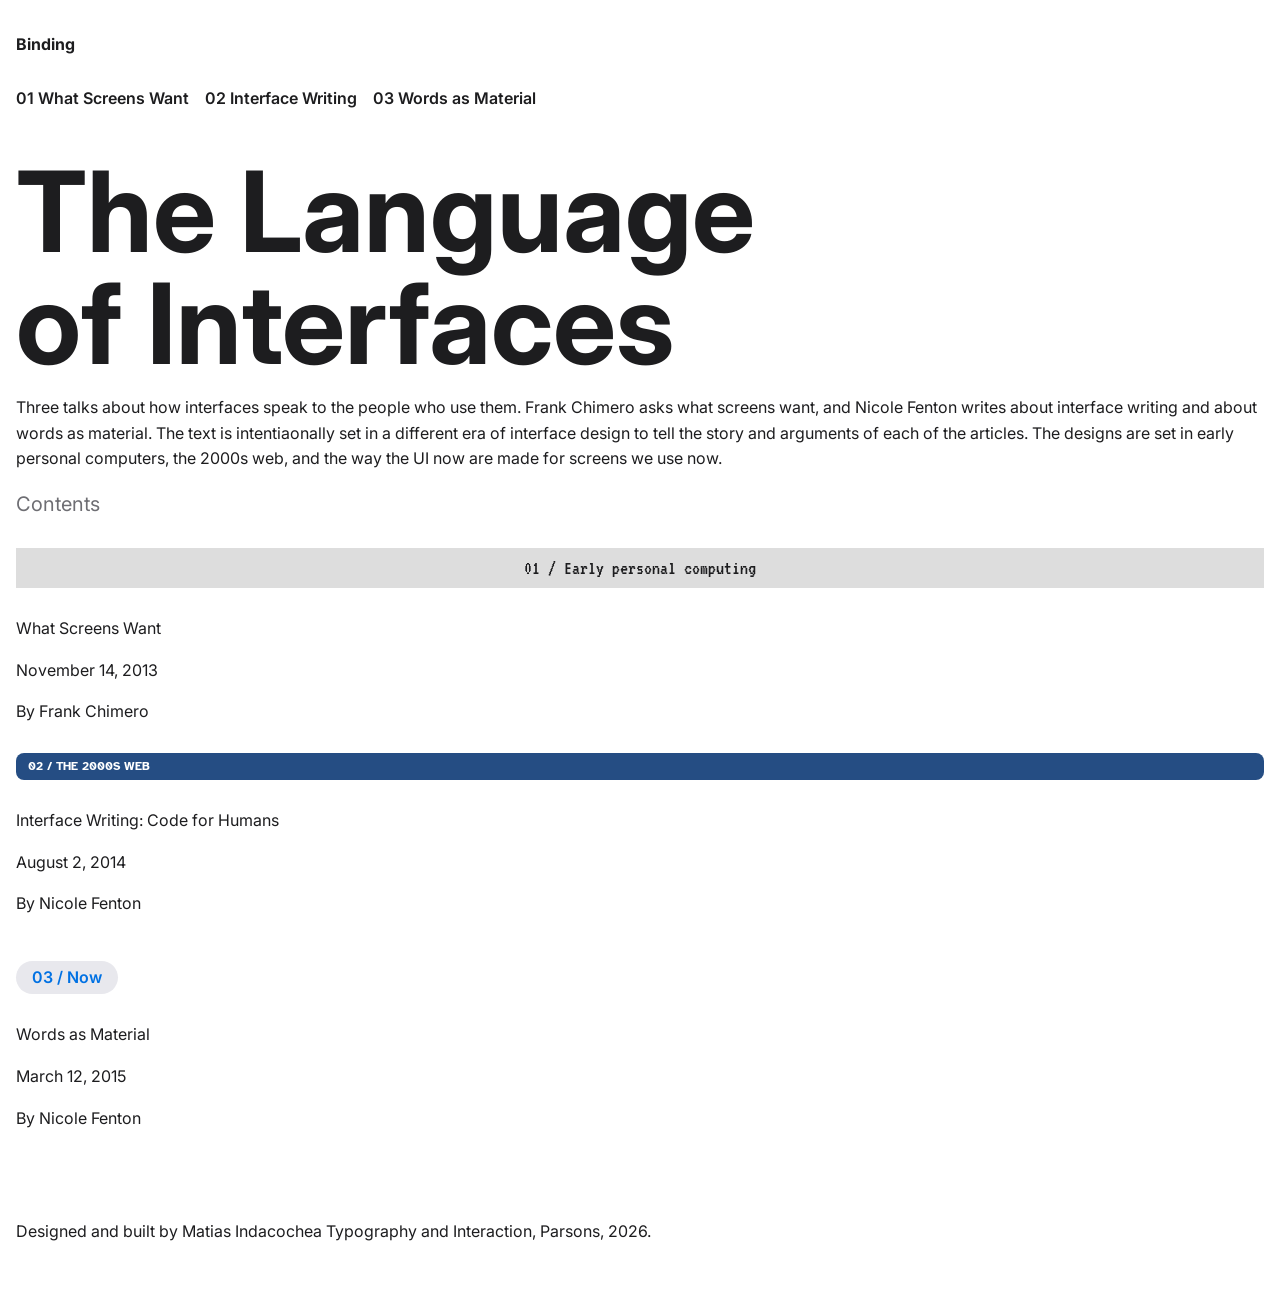
<file: index.html>
<!doctype html>
<html lang="en">

	<head>
		<meta name="viewport" content="width=device-width, initial-scale=1">
		<title>The Language of Interfaces</title>

		<style>
			@import 'styles/reset.css' layer(reset);
			@import 'styles/common.css' layer(common);
		</style>
		<link rel="preconnect" href="https://fonts.googleapis.com">
		<link rel="preconnect" href="https://fonts.gstatic.com" crossorigin>
		<link href="https://fonts.googleapis.com/css2?family=Atkinson+Hyperlegible:ital,wght@0,400;0,700;1,400;1,700&family=Inter:ital,opsz,wght@0,14..32,100..900;1,14..32,100..900&family=VT323&display=swap" rel="stylesheet">
		
	</head>

	<body>
		<header>
			<p class="site-title">Binding</p>

		<nav>
				<a href="direction-1/">01 What Screens Want</a>
				<a href="direction-2/">02 Interface Writing</a>
				<a href="direction-3/">03 Words as Material</a>
		</nav>

		</header>

	<main>
		<section>
				<h1>The Language of Interfaces</h1>

				<p>Three talks about how interfaces speak to the people who use them. Frank Chimero asks what screens want, and Nicole Fenton writes about interface writing and about words as material. The text is intentiaonally set in a different era of interface design to tell the story and arguments of each of the articles. The designs are set in early personal computers, the 2000s web, and the way the UI now are made for screens we use now.</p>
		</section>

		<section>
		<h2>Contents</h2>

		<!-- Ordered list because the texts go in order, oldest era to newest with intent -->
			<ol>
				<li>
					<p class="era-screens">01 / Early personal computing</p>
					<h3><a href="direction-1/">What Screens Want</a></h3>
					<p>November 14, 2013</p>
					<p>By Frank Chimero</p>
				</li>

				<li>
					<p class="era-interface">02 / The 2000s web</p>
					<h3><a href="direction-2/">Interface Writing: Code for Humans</a></h3>
					<p>August 2, 2014</p>
					<p>By Nicole Fenton</p>
				</li>

				<li>
					<p class="era-words">03 / Now</p>
					<h3><a href="direction-3/">Words as Material</a></h3>
					<p>March 12, 2015</p>
					<p>By Nicole Fenton</p>
				</li>
			</ol>

	</section>
	</main>

	<footer>

		<p>Designed and built by Matias Indacochea Typography and Interaction, Parsons, 2026.</p>

	</footer>

	</body>
</html>
</file>
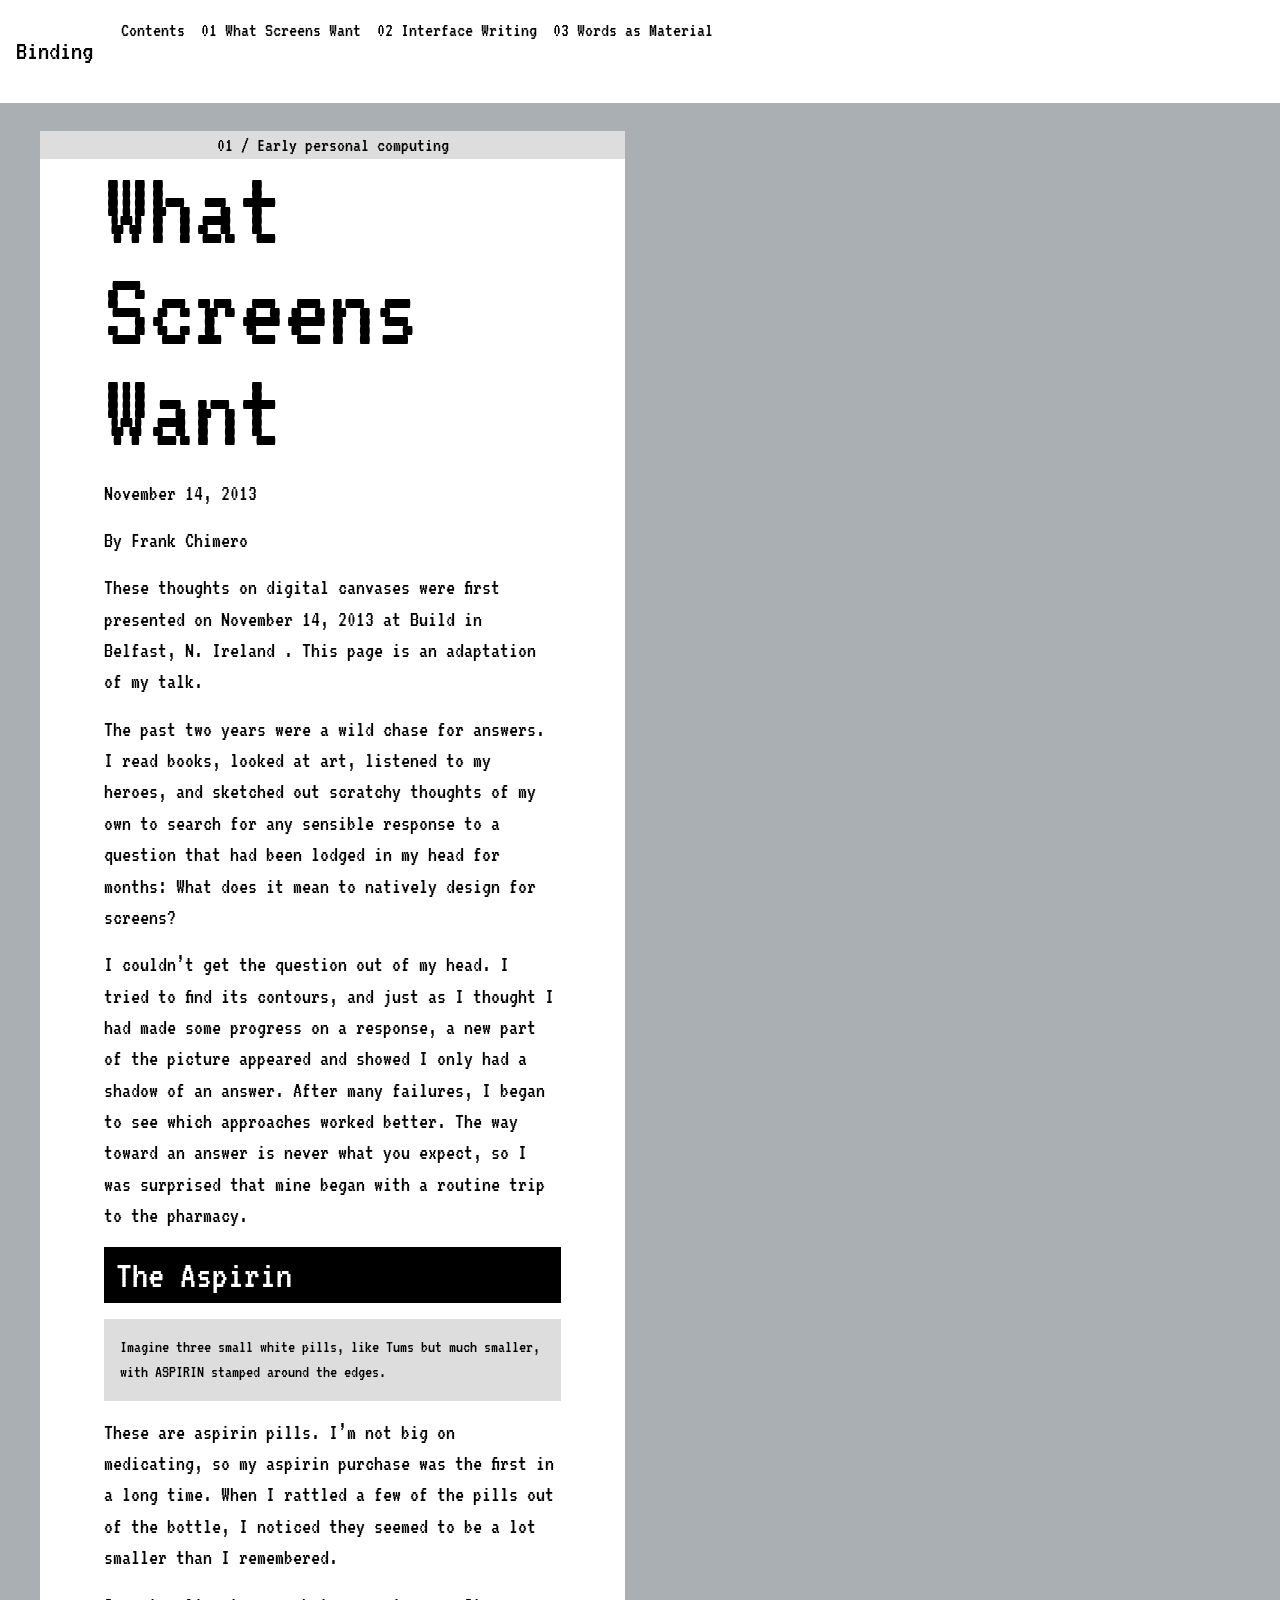
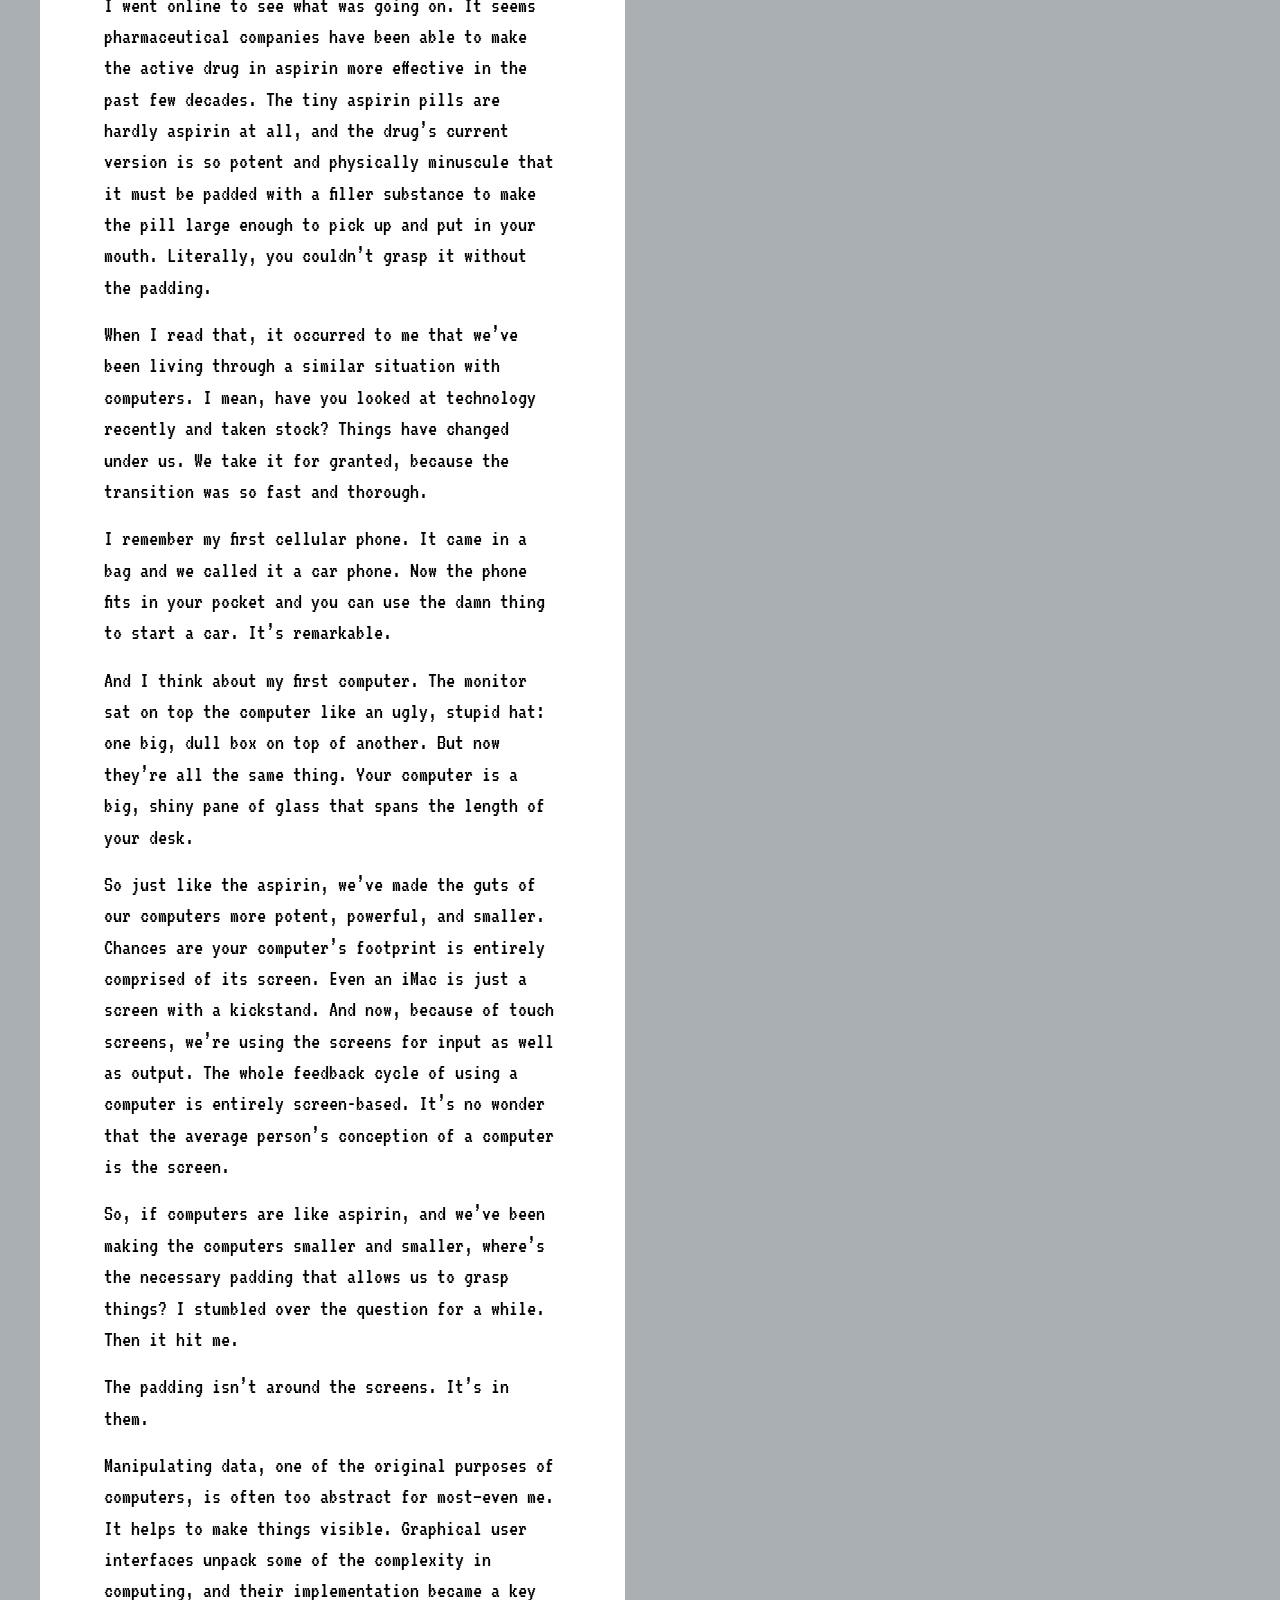
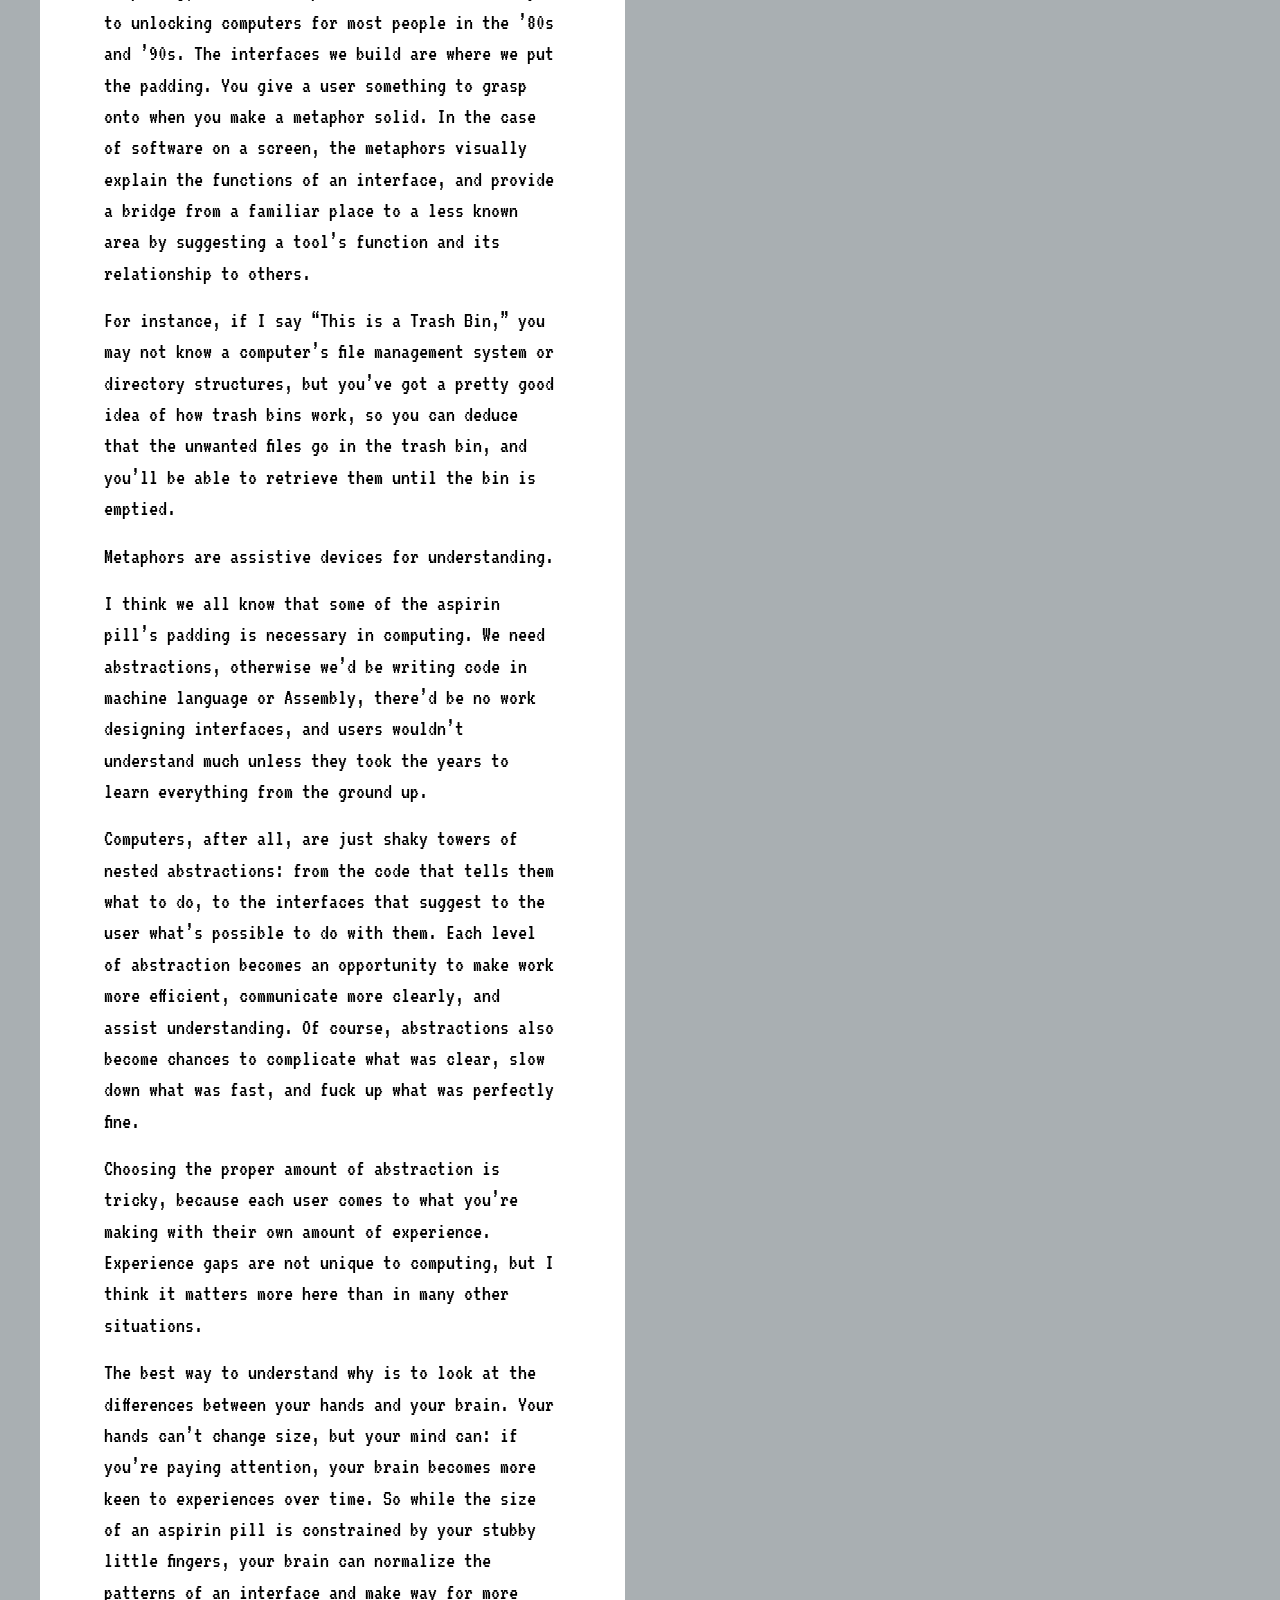
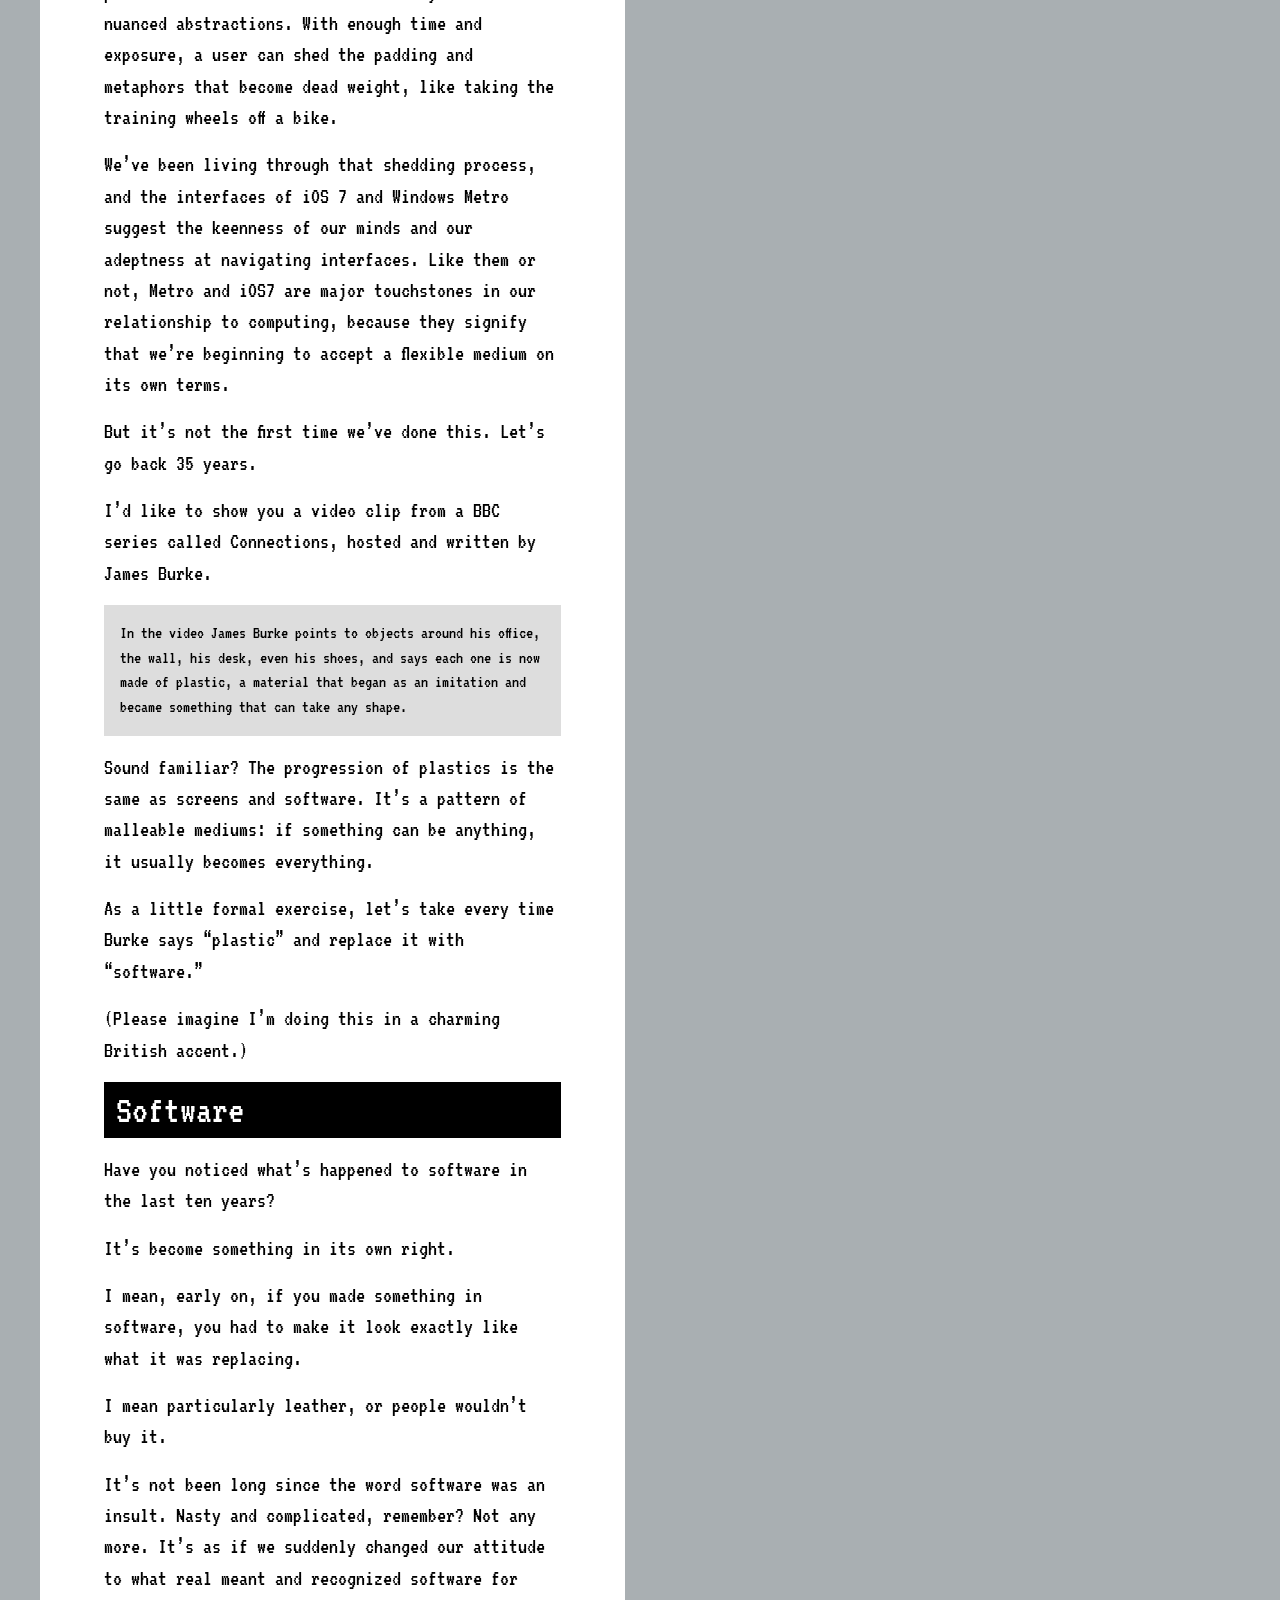
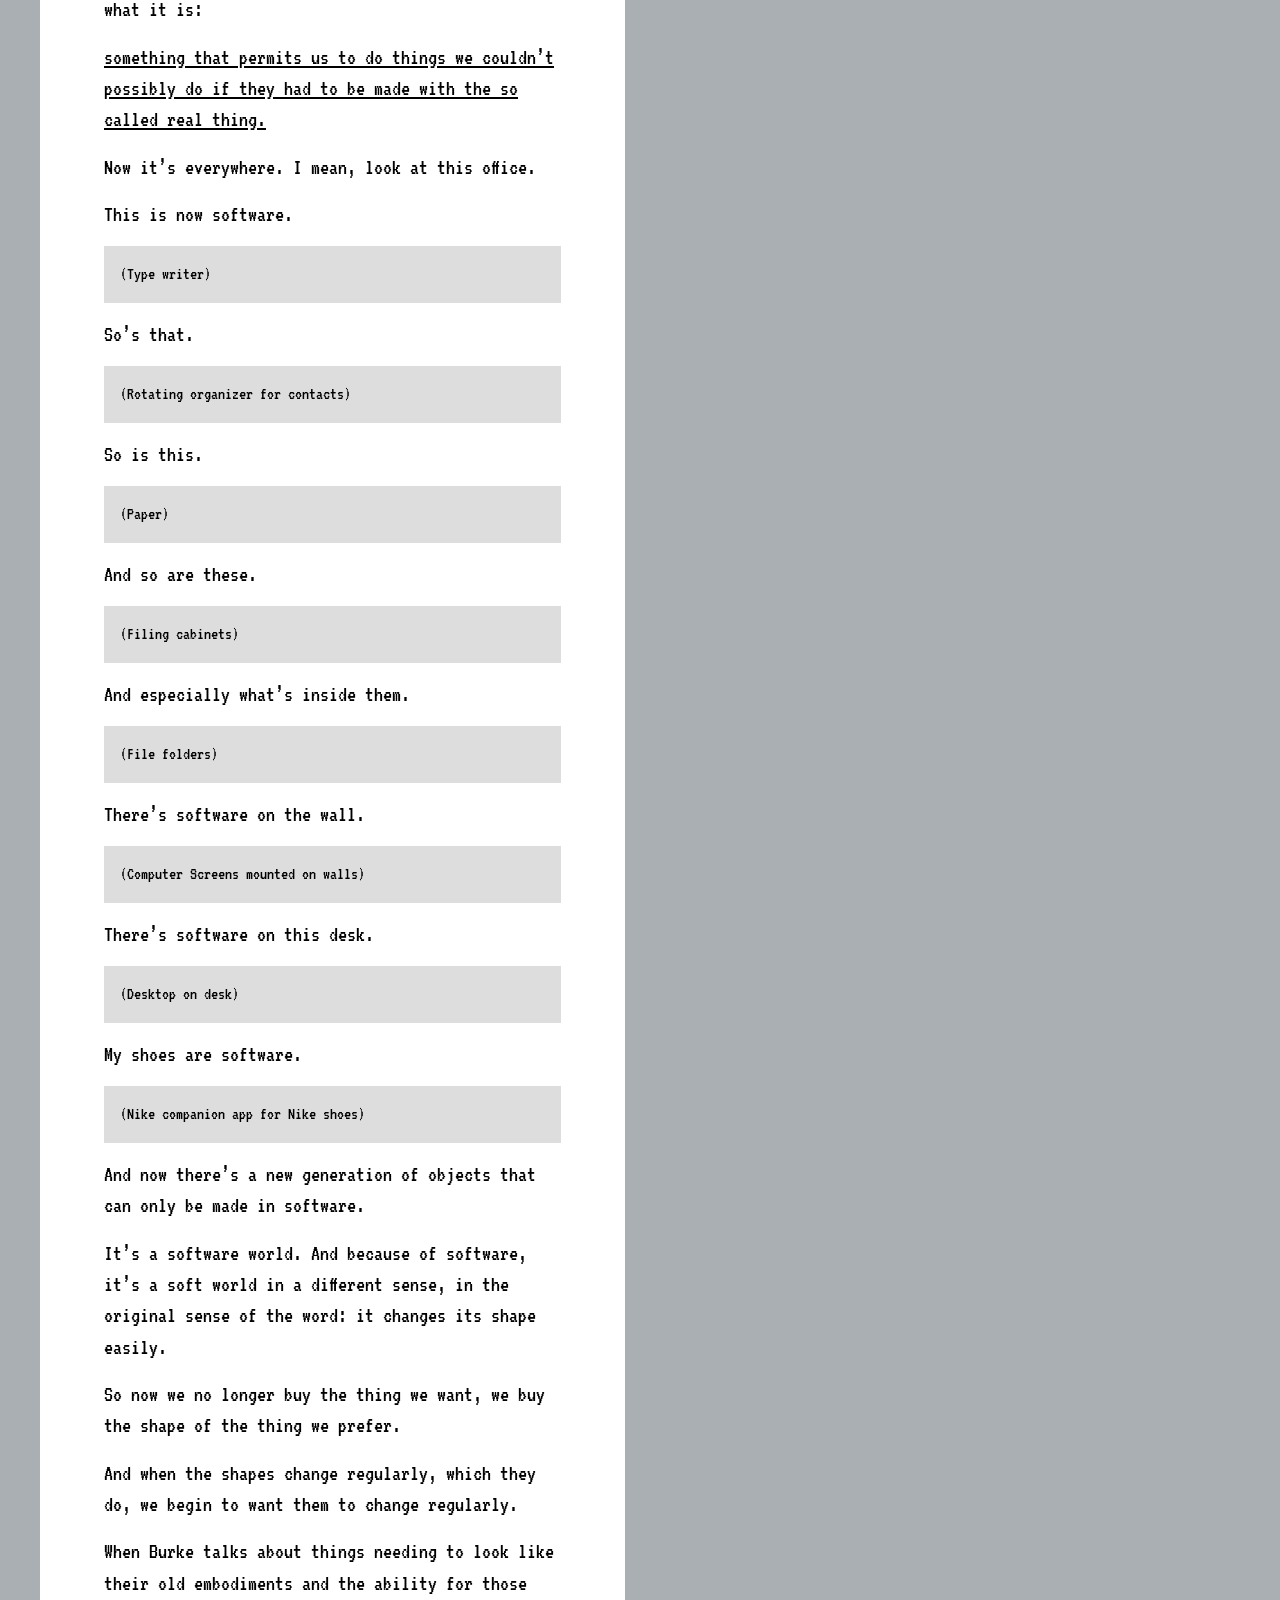
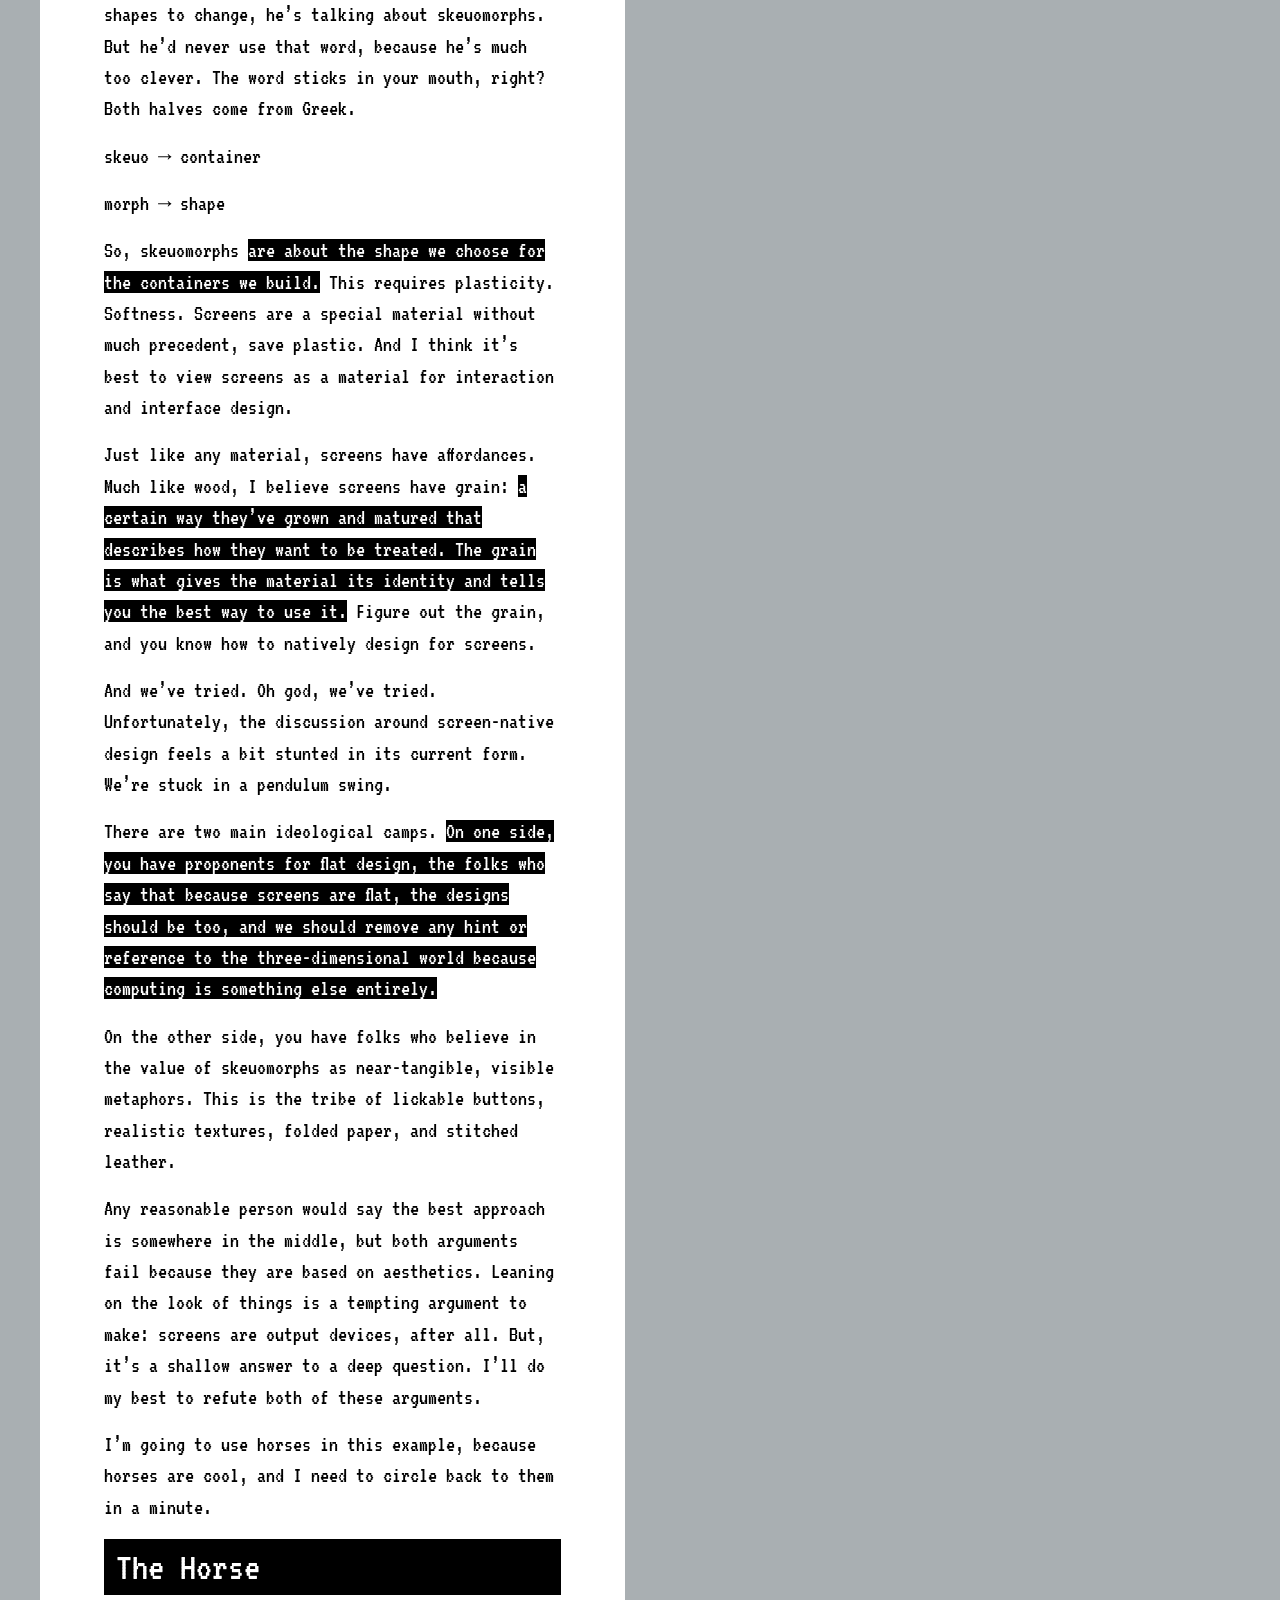
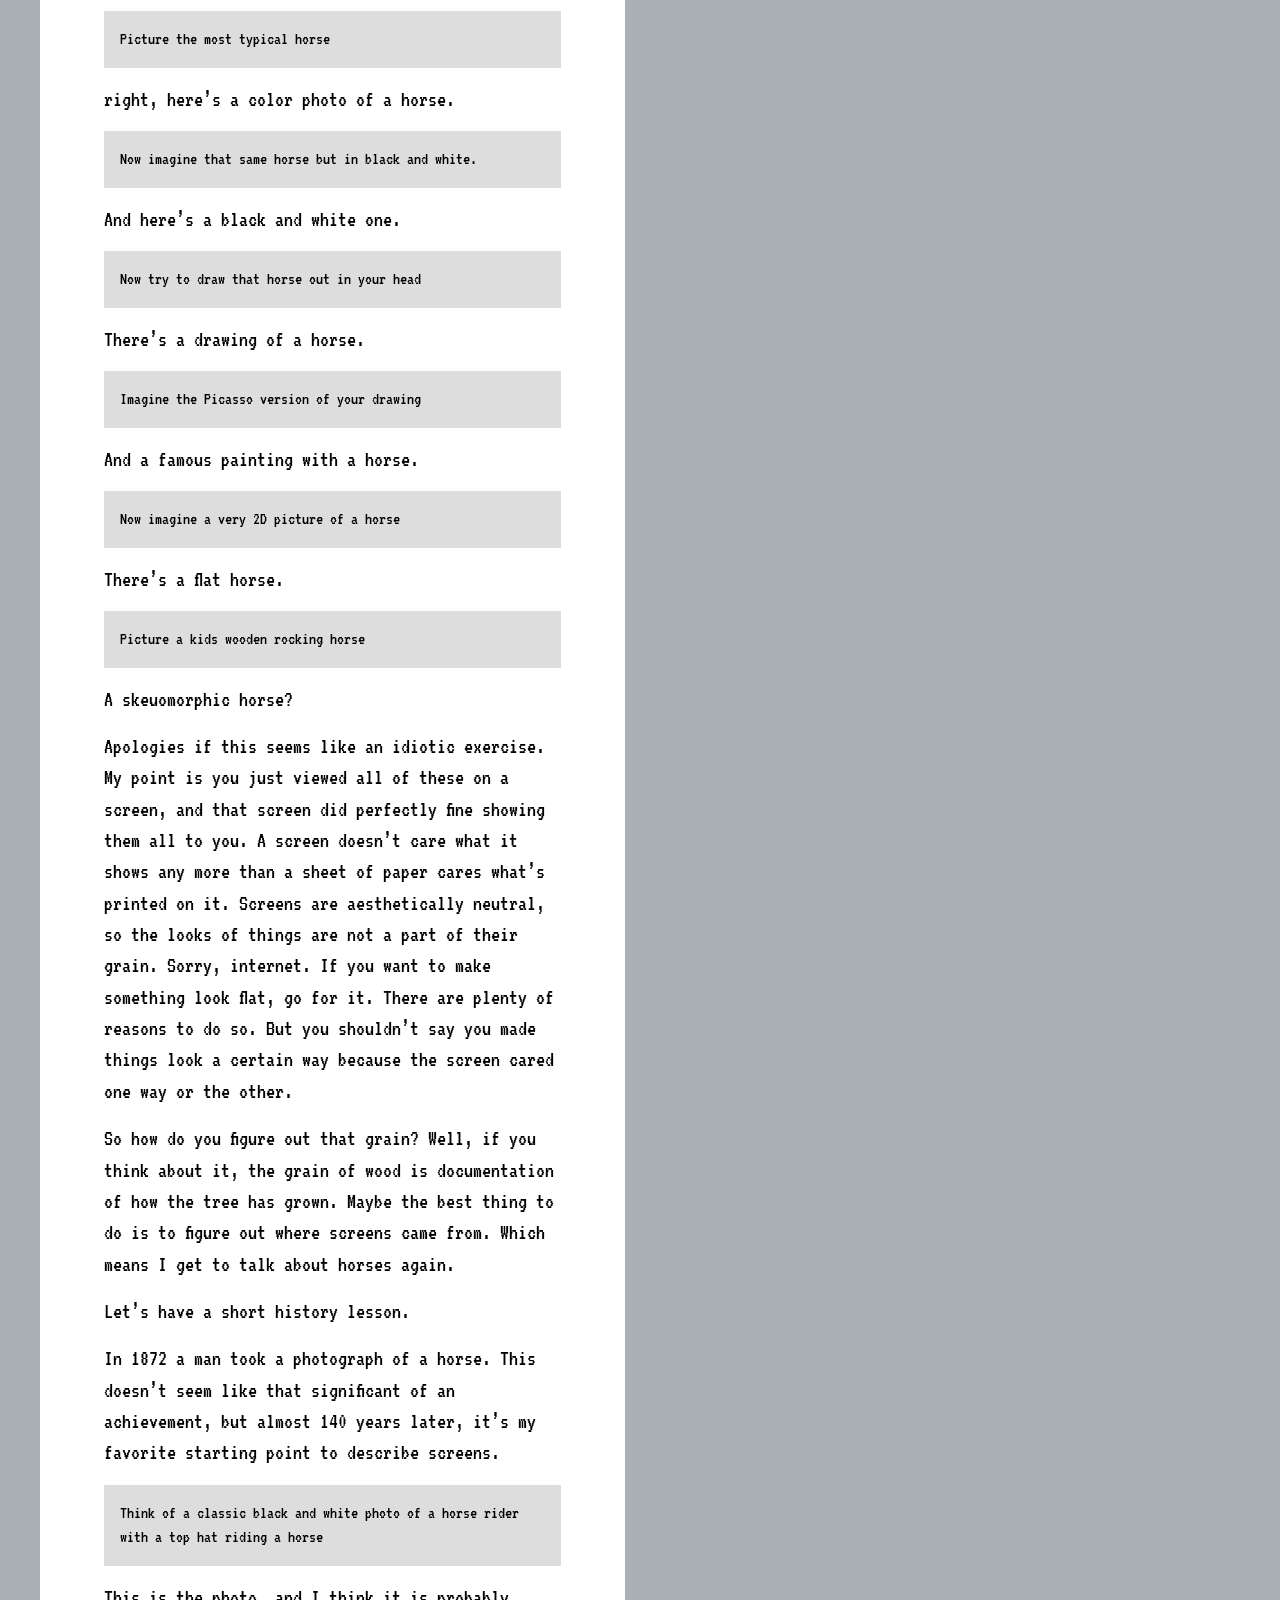
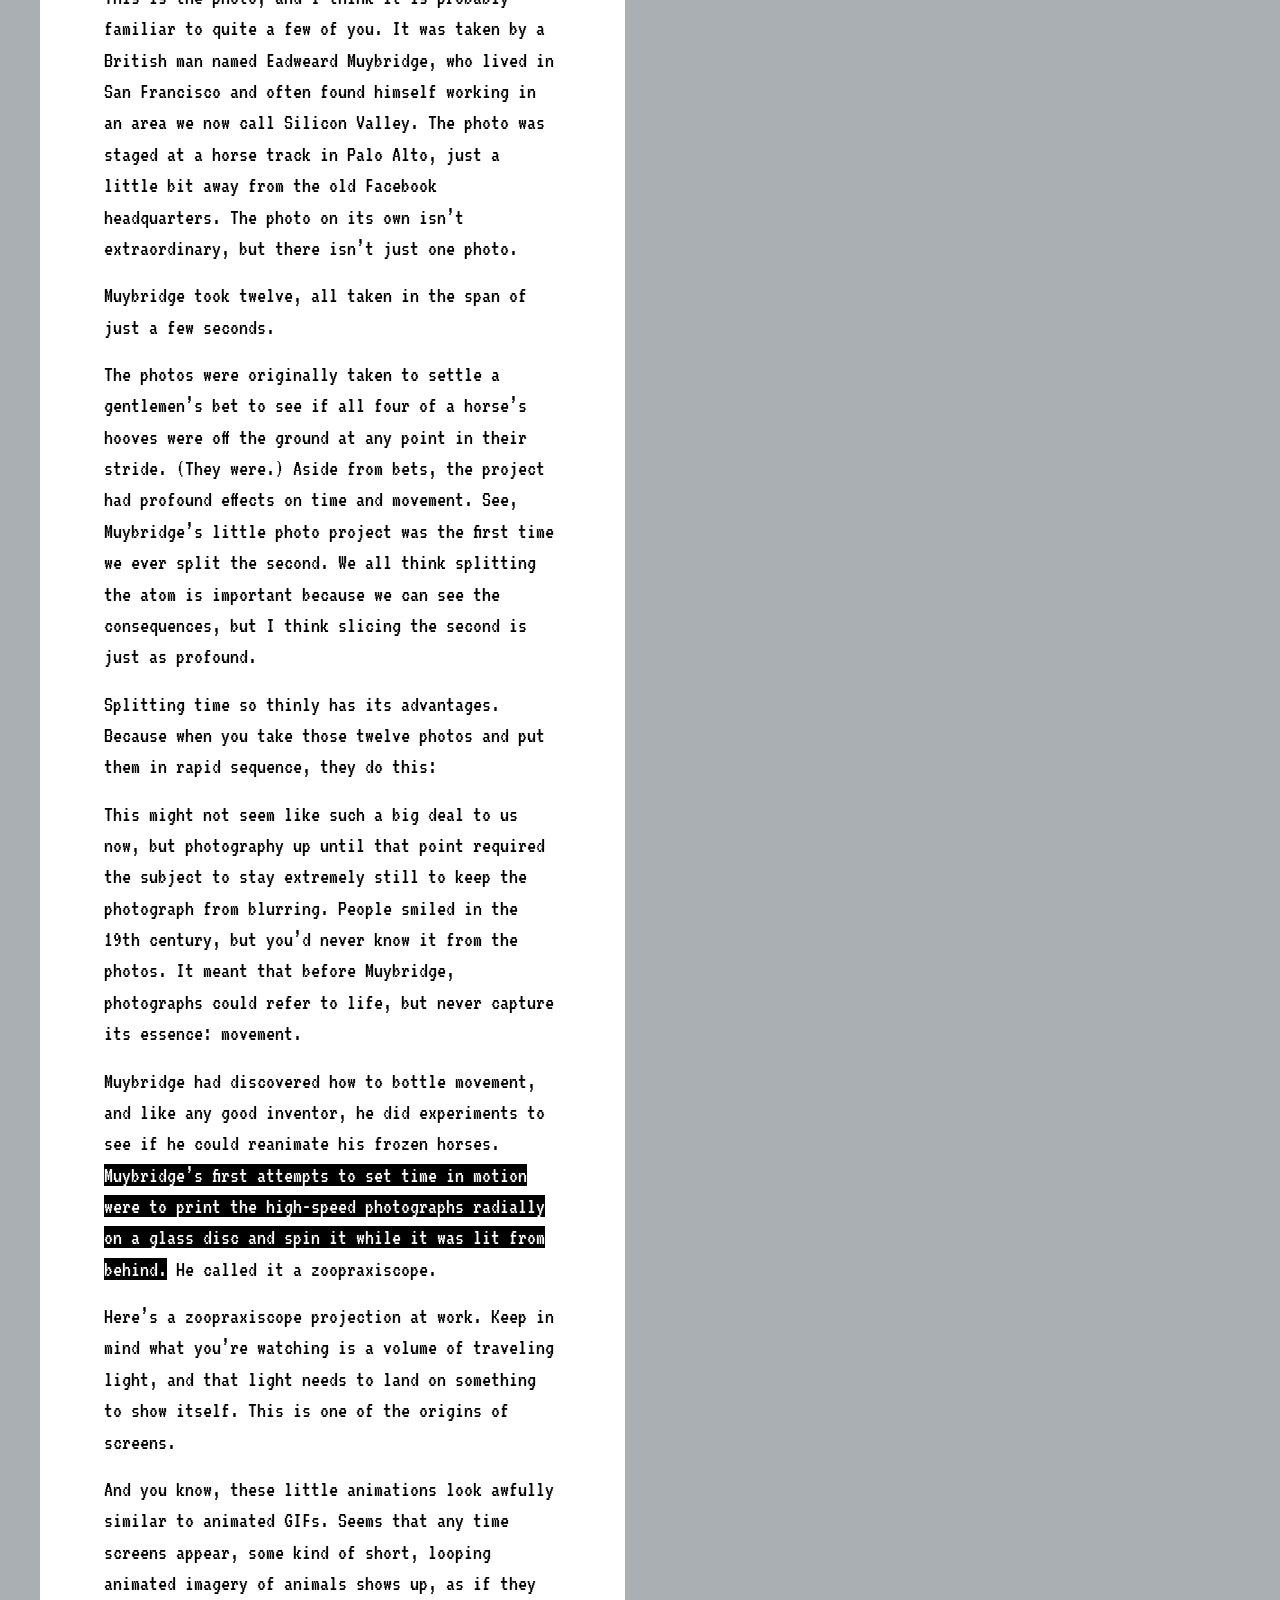
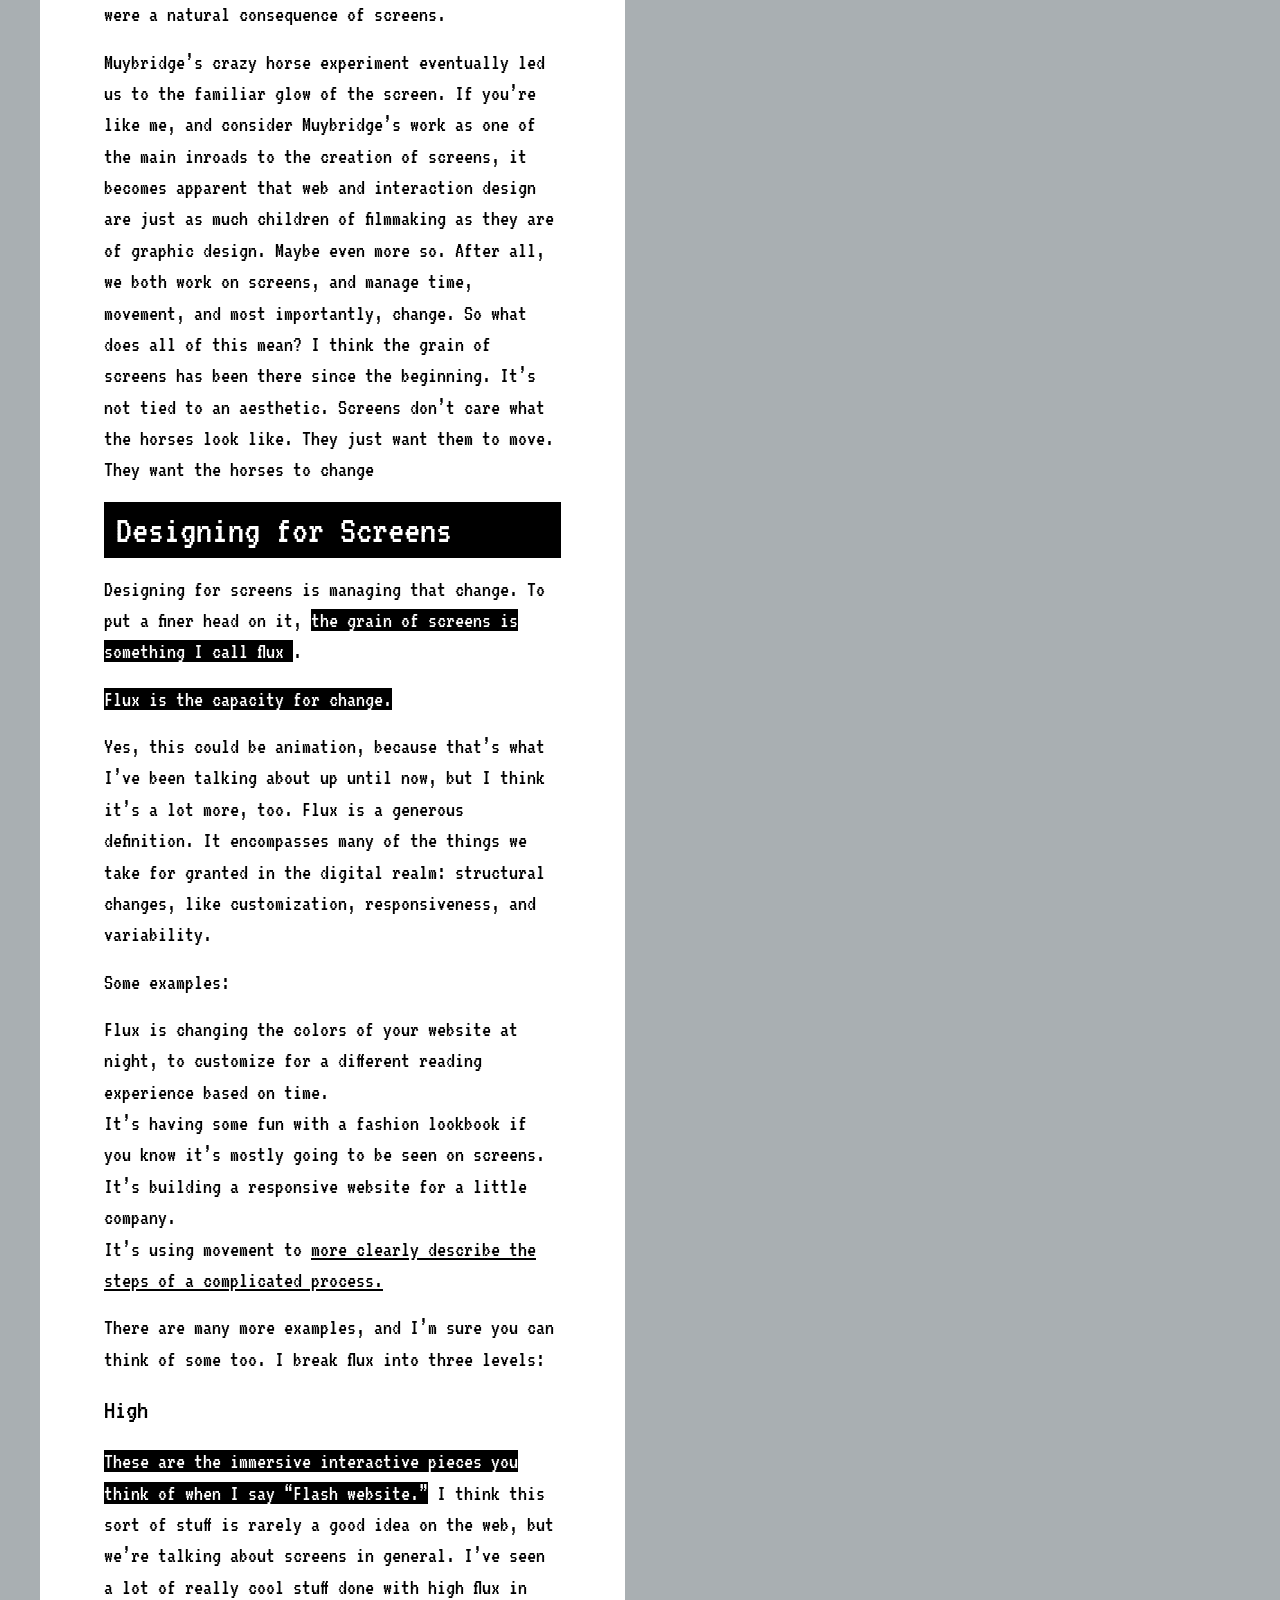
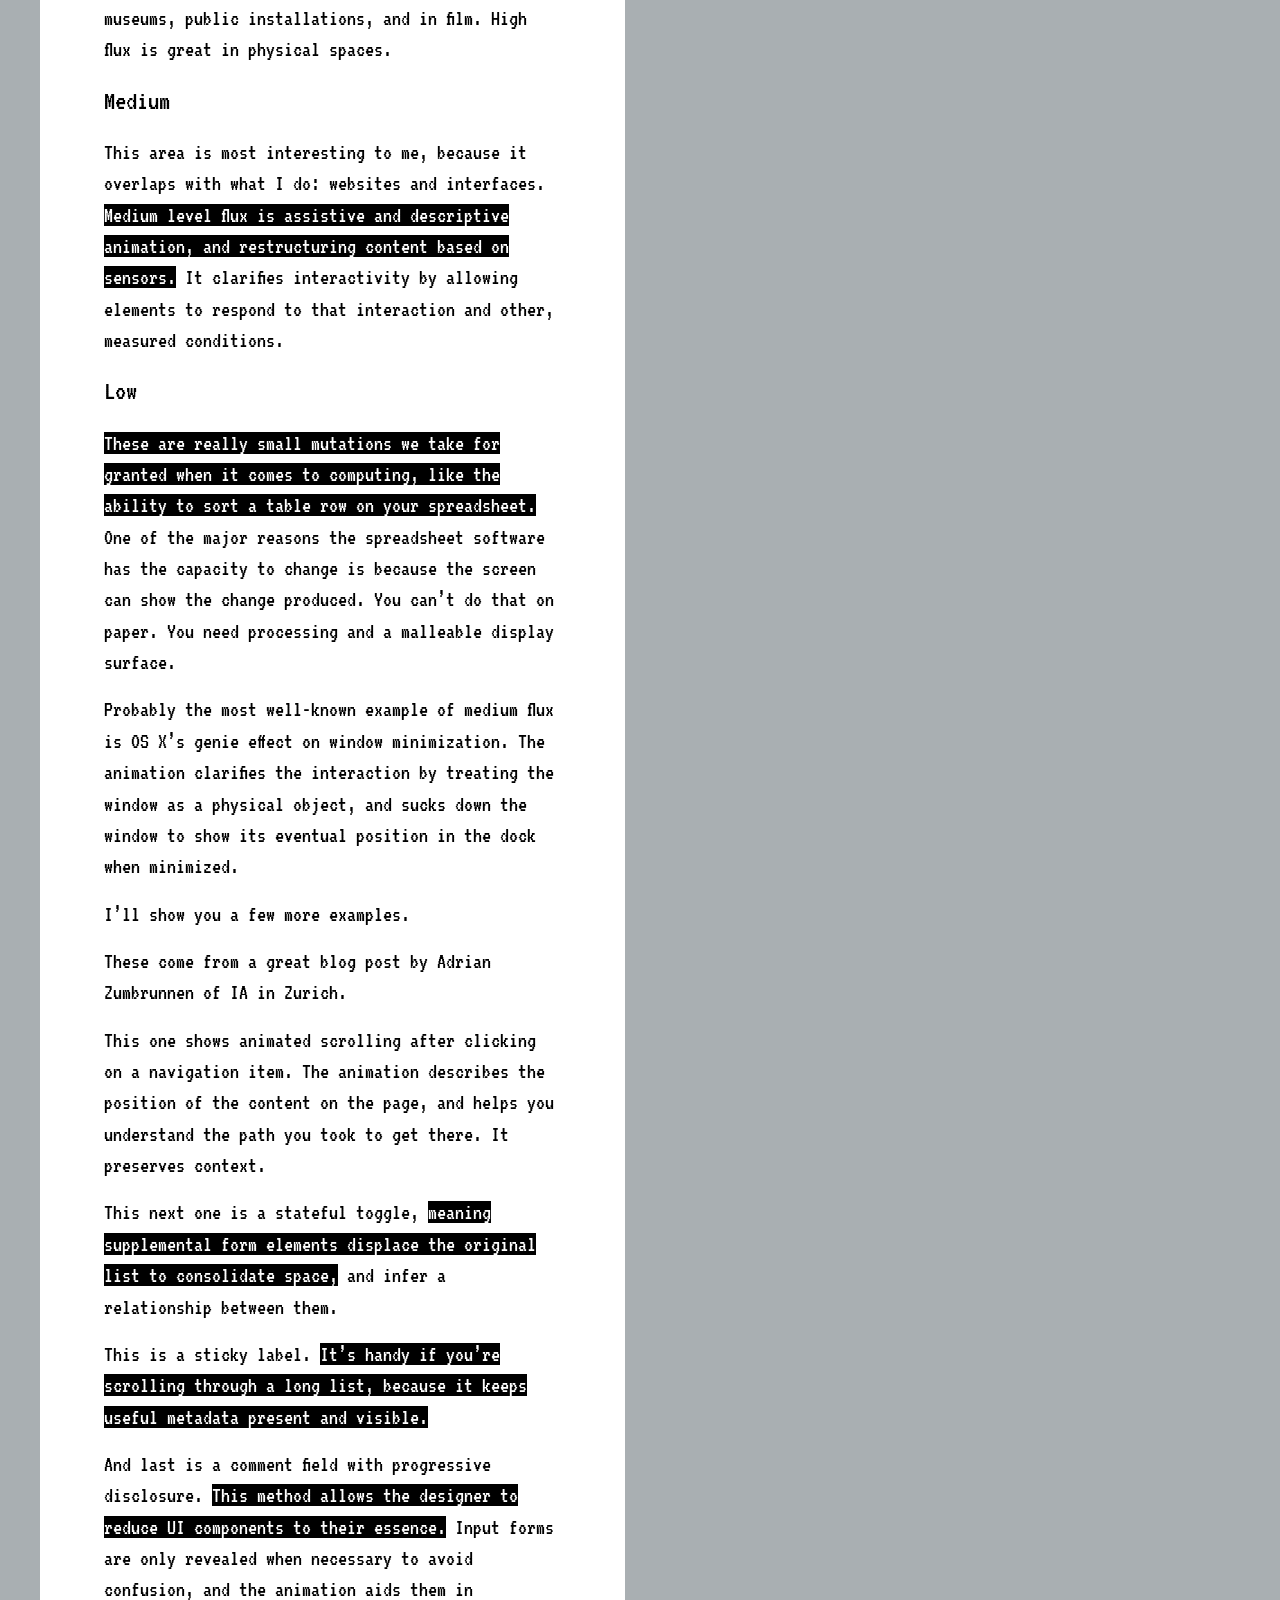
<file: direction-1/index.html>
<!doctype html>
<html lang="en">
	<head>
		<meta name="viewport" content="width=device-width, initial-scale=1">
		<title>What Screens Want / Binding</title>

		<style>
			@import '../styles/reset.css' layer(reset);
			@import '../styles/common.css' layer(common);
			@import 'style.css' layer(page);
		</style>
		<link rel="preconnect" href="https://fonts.googleapis.com">
		<link rel="preconnect" href="https://fonts.gstatic.com" crossorigin>
		<link href="https://fonts.googleapis.com/css2?family=Atkinson+Hyperlegible:ital,wght@0,400;0,700;1,400;1,700&family=VT323&display=swap" rel="stylesheet">
	</head>

	<body>
	<header>
		<p class="site-title">Binding</p>

		<nav>
			<a href="../">Contents</a>
			<a href="../direction-1/">01 What Screens Want</a>
			<a href="../direction-2/">02 Interface Writing</a>
			<a href="../direction-3/">03 Words as Material</a>
		</nav>
	</header>

	<main>
	<article>
		<p class="era">01 / Early personal computing</p>
			<h1> What Screens Want</h1>
			<p> <time> November 14, 2013 </time> </p>
			<p>By Frank Chimero</p>

		<p>These thoughts on digital canvases were first presented on <a href="https://2013.buildconf.com/#conference"> November 14, 2013 at Build in Belfast, N. Ireland </a>. This page is an adaptation of my talk.</p>

		<p> The past two years were a wild chase for answers. I read books, looked at art, listened to my heroes, and sketched out scratchy thoughts of my own to search for any sensible response to a question that had been lodged in my head for months: What does it mean to natively design for screens?</p>

		<p>I couldn’t get the question out of my head. I tried to find its contours, and just as I thought I had made some progress on a response, a new part of the picture appeared and showed I only had a shadow of an answer. After many failures, I began to see which approaches worked better. The way toward an answer is never what you expect, so I was surprised that mine began with a routine trip to the pharmacy.</p>

	<section>
		<h2>The Aspirin</h2>

<!-- Trying to structure the article into sections to breakdown the wall of text-->

	<p class="image-description"> Imagine three small white pills, like <a href="https://www.tums.com/">Tums</a> but much smaller, with ASPIRIN stamped around the edges.</p>

		<p> These are <a href="https://en.wikipedia.org/wiki/Aspirin"> aspirin</a> pills. I’m not big on medicating, so my aspirin purchase was the first in a long time. When I rattled a few of the pills out of the bottle, I noticed they seemed to be a lot smaller than I remembered.</p>

		<p>I went online to see what was going on. It seems pharmaceutical companies have been able to make the active drug in aspirin more effective in the past few decades. The tiny aspirin pills are hardly aspirin at all, and the drug’s current version is so potent and physically minuscule that it must be padded with a filler substance to make the pill large enough to pick up and put in your mouth. Literally, you couldn’t grasp it without the padding.</p>

		<p> When I read that, it occurred to me that we’ve been living through a similar situation with computers. I mean, have you looked at technology recently and taken stock? Things have changed under us. We take it for granted, because the transition was so fast and thorough.</p>


		<p> I remember my first cellular phone. It came in a bag and we called it a <a href="https://en.wikipedia.org/wiki/Car_phone"> car phone</a>. Now the phone fits in your pocket and you can use the damn thing to start a car. It’s remarkable.</p>

		<p>And I think about my first computer. The monitor sat on top the computer like an ugly, stupid hat: one big, dull box on top of another. But now they’re all the same thing. Your computer is a big, shiny pane of glass that spans the length of your desk.</p>

		<p> So just like the aspirin, we’ve made the guts of our computers more potent, powerful, and smaller. Chances are your computer’s footprint is entirely comprised of its screen. Even an <a href="https://www.apple.com/imac/">iMac</a> is just a screen with a kickstand. And now, because of touch screens, we’re using the screens for input as well as output. The whole feedback cycle of using a computer is entirely screen-based. It’s no wonder that the average person’s conception of a computer is the screen.</p>

		<p> So, if computers are like aspirin, and we’ve been making the computers smaller and smaller, where’s the necessary padding that allows us to grasp things? I stumbled over the question for a while. Then it hit me.</p>

		<p>The padding isn’t around the screens. It’s in them.</p>

		<p>Manipulating data, one of the original purposes of computers, is often too abstract for most—even me. It helps to make things visible. Graphical user interfaces unpack some of the complexity in computing, and their implementation became a key to unlocking computers for most people in the ’80s and ’90s. The interfaces we build are where we put the padding. You give a user something to grasp onto when you make a metaphor solid. In the case of software on a screen, the metaphors visually explain the functions of an interface, and provide a bridge from a familiar place to a less known area by suggesting a tool’s function and its relationship to others.</p>

		<p> For instance, if I say <em>“This is a Trash Bin,”</em> you may not know a computer’s file management system or directory structures, but you’ve got a pretty good idea of how trash bins work, so you can deduce that the unwanted files go in the trash bin, and you’ll be able to retrieve them until the bin is emptied.</p>

		<p> <strong> Metaphors are assistive devices for understanding.</strong> </p>

		<p> I think we all know that some of the aspirin pill’s padding is necessary in computing. We need abstractions, otherwise we’d be writing code in machine language or Assembly, there’d be no work designing interfaces, and users wouldn’t understand much unless they took the years to learn everything from the ground up.</p>

		<p> Computers, after all, are just shaky towers of nested abstractions: from the code that tells them what to do, to the interfaces that suggest to the user what’s possible to do with them. Each level of abstraction becomes an opportunity to make work more efficient, communicate more clearly, and assist understanding. Of course, abstractions also become chances to complicate what was clear, slow down what was fast, and fuck up what was perfectly fine.</p>

		<p> Choosing the proper amount of abstraction is tricky, because each user comes to what you’re making with their own amount of experience. Experience gaps are not unique to computing, but I think it matters more here than in many other situations.</p>

		<p>The best way to understand why is to look at the differences between your hands and your brain. Your hands can’t change size, but your mind can: if you’re paying attention, your brain becomes more keen to experiences over time. So while the size of an aspirin pill is constrained by your stubby little fingers, your brain can normalize the patterns of an interface and make way for more nuanced abstractions. With enough time and exposure, a user can shed the padding and metaphors that become dead weight, like taking the training wheels off a bike.</p>

		<p> We’ve been living through that shedding process, and the interfaces of <a href="https://en.wikipedia.org/wiki/IOS_7">iOS 7</a> and <a href="https://en.wikipedia.org/wiki/Metro_(design_language)">Windows Metro</a> suggest the keenness of our minds and our adeptness at navigating interfaces. Like them or not, Metro and iOS7 are major touchstones in our relationship to computing, because they signify that we’re beginning to accept a flexible medium on its own terms.</p>

		<p>But it’s not the first time we’ve done this. Let’s go back 35 years.</p>

		<p> I’d like to show you a video clip from a BBC series called Connections, hosted and written by James Burke.</p>

	<p class="image-description">In the video James Burke points to objects around his office, the wall, his desk, even his shoes, and says each one is now made of plastic, a material that began as an imitation and became something that can take any shape.</p>

		<p>Sound familiar? The progression of plastics is the same as screens and software. It’s a pattern of malleable mediums: if something can be anything, it usually becomes everything.</p>

		<p>As a little formal exercise, let’s take every time Burke says <em>“plastic”</em> and replace it with <em>“software.”</em></p>

		<p>(Please imagine I’m doing this in a charming British accent.)</p>

	</section>


	<section>
	<h2> Software</h2>
		<p>Have you noticed what’s happened to <a href="https://en.wikipedia.org/wiki/Software">software</a> in the last ten years?</p>

		<p>It’s become something in its own right.</p>

		<p>I mean, early on, if you made something in software, you had to make it look exactly like what it was replacing.</p>

		<p>I mean particularly leather, or people wouldn’t buy it.</p>

		<p>It’s not been long since the word software was an insult. Nasty and complicated, remember? Not any more. It’s as if we suddenly changed our attitude to what real meant and recognized software for what it is: </p>

		<p> <span class="custom-underline">something that permits us to do things we couldn’t possibly do if they had to be made with the so called real thing.</span></p>

		<p>Now it’s everywhere. I mean, look at this office.</p>

	<ul>
		<li>This is now software. <p class="image-description"> (Type writer)</p></li>

		<li>So’s that. <p class="image-description"> (Rotating organizer for contacts)</p></li>

		<li>So is this.<p class="image-description"> (Paper)</p></li>

		<li> And so are these.<p class="image-description"> (Filing cabinets)</p></li>

		<li> And especially what’s inside them.<p class="image-description"> (File folders)</p></li>

		<li> There’s software on the wall.<p class="image-description"> (Computer Screens mounted on walls)</p></li>

		<li> There’s software on this desk.<p class="image-description"> (Desktop on desk)</p></li>

		<li> My shoes are software.<p class="image-description"> (Nike companion app for Nike shoes)</p></li>

	</ul>

		<p>And now there’s a new generation of objects that can only be made in software.</p>

		<p>It’s a software world. And because of software, it’s a soft world in a different sense, in the original sense of the word: it changes its shape easily.</p>

		<p>So now we no longer buy the thing we want, we buy the shape of the thing we prefer.</p>

		<p>And when the shapes change regularly, which they do, we begin to <em>want</em> them to change regularly.</p>

		<p>When Burke talks about things needing to look like their old embodiments and the ability for those shapes to change, he’s talking about skeuomorphs. But he’d never use that word, because he’s much too clever. The word sticks in your mouth, right? Both halves come from Greek.</p>

		<p> <strong>skeuo → container </strong> </p>

		<p> <strong> morph → shape </strong></p>

		<p>So, <a href="https://en.wikipedia.org/wiki/Skeuomorph">skeuomorphs</a> <mark>are about the shape we choose for the containers we build.</mark> This requires plasticity. Softness. Screens are a special material without much precedent, save plastic. And I think it’s best to view screens as a material for interaction and interface design.</p>

		<p>Just like any material, screens have affordances. Much like wood, I believe screens have grain: <mark>a certain way they’ve grown and matured that describes how they want to be treated. The grain is what gives the material its identity and tells you the best way to use it.</mark> Figure out the grain, and you know how to natively design for screens.</p>

		<p>And we’ve tried. Oh god, we’ve tried. Unfortunately, the discussion around screen-native design feels a bit stunted in its current form. We’re stuck in a pendulum swing.</p>

		<p> There are two main ideological camps. <mark>On one side, you have proponents for flat design, the folks who say that because screens are flat, the designs should be too, and we should remove any hint or reference to the three-dimensional world because computing is something else entirely.</mark></p>

		<p>On the other side, you have folks who believe in the value of skeuomorphs as near-tangible, visible metaphors. This is the tribe of <a href="https://www.zdnet.com/article/lickable-buttons/"> lickable buttons</a>, realistic textures, folded paper, and stitched leather.</p>

		<p> Any reasonable person would say the best approach is somewhere in the middle, but both arguments fail because they are based on aesthetics. Leaning on the look of things is a tempting argument to make: screens are output devices, after all. But, it’s a shallow answer to a deep question. I’ll do my best to refute both of these arguments.</p>

		<p> I’m going to use horses in this example, because horses are cool, and I need to circle back to them in a minute.</p>
	</section>

	<section>
		<h2>The Horse</h2>

<!-- Trying to structure the article into sections to breakdown the wall of text-->

	<p class="image-description"> Picture the most typical horse</p>

		<p> right, here’s a color photo of a horse. </p>

	<p class="image-description"> Now imagine that same horse but in black and white.</p>

		<p>And here’s a black and white one.</p>

	<p class="image-description"> Now try to draw that horse out in your head </p>

		<p> There’s a drawing of a horse.</p>

	<p class="image-description"> Imagine the Picasso version of your drawing </p>

		<p> And a famous painting with a horse.</p>

		<p class="image-description"> Now imagine a very 2D picture of a horse </p>

		<p> There’s a flat horse.</p>

	<p class="image-description"> Picture a kids wooden rocking horse </p>

		<p> A skeuomorphic horse?</p>

		<p>Apologies if this seems like an idiotic exercise. My point is you just viewed all of these on a screen, and that screen did perfectly fine showing them all to you. A screen doesn’t care what it shows any more than a sheet of paper cares what’s printed on it. Screens are aesthetically neutral, so the looks of things are not a part of their grain. Sorry, internet. If you want to make something look flat, go for it. There are plenty of reasons to do so. But you shouldn’t say you made things look a certain way because the screen cared one way or the other.</p>

		<p>So how do you figure out that grain? Well, if you think about it, the grain of wood is documentation of how the tree has grown. Maybe the best thing to do is to figure out where screens came from. Which means I get to talk about horses again.</p>

		<p>Let’s have a short history lesson.</p>

		<p>In 1872 a man took a photograph of a horse.

		This doesn’t seem like that significant of an achievement, but almost 140 years later, it’s my favorite starting point to describe screens.</p>

	<p class="image-description"> Think of a classic black and white photo of a horse rider with a top hat riding a horse </p>

		<p>This is the photo, and I think it is probably familiar to quite a few of you. It was taken by a British man named <a href="http://en.wikipedia.org/wiki/Eadweard_Muybridge">Eadweard Muybridge</a>, who lived in San Francisco and often found himself working in an area we now call Silicon Valley. The photo was staged at a horse track in Palo Alto, just a little bit away from the old Facebook headquarters. The photo on its own isn’t extraordinary, but there isn’t just one photo.</p>

		<p>Muybridge took twelve, all taken in the span of just a few seconds.</p>

		<p>The photos were originally taken to settle a gentlemen’s bet to see if all four of a horse’s hooves were off the ground at any point in their stride. (They were.) Aside from bets, the project had profound effects on time and movement. See, Muybridge’s little photo project was the first time we ever split the second. We all think splitting the atom is important because we can see the consequences, but I think slicing the second is just as profound.</p>

		<p>Splitting time so thinly has its advantages. Because when you take those twelve photos and put them in rapid sequence, they do this:</p>

		<p> This might not seem like such a big deal to us now, but photography up until that point required the subject to stay extremely still to keep the photograph from blurring. People smiled in the 19th century, but you’d never know it from the photos. It meant that before Muybridge, photographs could refer to life, but never capture its essence: movement.</p>

		<p> Muybridge had discovered how to bottle movement, and like any good inventor, he did experiments to see if he could reanimate his frozen horses. <mark> Muybridge’s first attempts to set time in motion were to print the high-speed photographs radially on a glass disc and spin it while it was lit from behind.</mark> He called it a <a href="https://en.wikipedia.org/wiki/Zoopraxiscope">zoopraxiscope</a>.</p>

		<p> Here’s a zoopraxiscope projection at work. Keep in mind what you’re watching is a volume of traveling light, and that light needs to land on something to show itself. This is one of the origins of screens.</p>

		<p> And you know, these little animations look awfully similar to animated <a href="https://en.wikipedia.org/wiki/GIF">GIFs</a>. Seems that any time screens appear, some kind of short, looping animated imagery of animals shows up, as if they were a natural consequence of screens.</p>

		<p> Muybridge’s crazy horse experiment eventually led us to the familiar glow of the screen. If you’re like me, and consider Muybridge’s work as one of the main inroads to the creation of screens, it becomes apparent that web and interaction design are just as much children of filmmaking as they are of graphic design. Maybe even more so. After all, we both work on screens, and manage time, movement, and most importantly, change. So what does all of this mean? I think the grain of screens has been there since the beginning. It’s not tied to an aesthetic. Screens don’t care what the horses look like. They just want them to move. They want the horses to change</p>
	</section>

	<section>

		<h2>Designing for Screens</h2>

<!-- Trying to structure the article into sections to breakdown the wall of text-->

		<p>Designing for screens is managing that change. To put a finer head on it, <mark> the grain of screens is something I call flux </mark>.</p>

		<p> <mark>Flux is the capacity for change.</mark> </p>

		<p>Yes, this could be animation, because that’s what I’ve been talking about up until now, but I think it’s a lot more, too. Flux is a generous definition. It encompasses many of the things we take for granted in the digital realm: structural changes, like customization, responsiveness, and variability.</p>

		<p> <strong>Some examples:</strong></p>

	<ul>
		<li>Flux is changing the colors of your website at night, to customize for a different reading experience based on time.</li>

		<li>It’s having some fun with a fashion lookbook if you know it’s mostly going to be seen on screens.</li>

		<li>It’s building a responsive website for a little company.</li>

		<li>It’s using movement to <span class="custom-underline"> more clearly describe the steps of a complicated process.</span></li>
	</ul>

		<p> There are many more examples, and I’m sure you can think of some too. I break flux into three levels:</p>


		<h3>High</h3>

		<p> <mark>These are the immersive interactive pieces you think of when I say “Flash website.”</mark> I think this sort of stuff is rarely a good idea on the web, but we’re talking about screens in general. I’ve seen a lot of really cool stuff done with high flux in museums, public installations, and in film. High flux is great in physical spaces.</p>


		<h3>Medium</h3>

		<p> This area is most interesting to me, because it overlaps with what I do: websites and interfaces. <mark>Medium level flux is assistive and descriptive animation, and restructuring content based on sensors.</mark> It clarifies interactivity by allowing elements to respond to that interaction and other, measured conditions.</p>


		<h3> Low</h3>

		<p> <mark>These are really small mutations we take for granted when it comes to computing, like the ability to sort a table row on your spreadsheet.</mark> One of the major reasons the spreadsheet software has the capacity to change is because the screen can show the change produced. You can’t do that on paper. You need processing and a malleable display surface.</p>



		<p>Probably the most well-known example of medium flux is OS X’s genie effect on window minimization. The animation clarifies the interaction by treating the window as a physical object, and sucks down the window to show its eventual position in the dock when minimized.</p>

		<p> I’ll show you a few more examples.</p>

		<p> These come from <a href="https://www.smashingmagazine.com/2013/10/smart-transitions-in-user-experience-design"> a great blog post by Adrian Zumbrunnen of IA in Zurich.</a></p>

		<p> This one shows animated scrolling after clicking on a navigation item. The animation describes the position of the content on the page, and helps you understand the path you took to get there. It preserves context.</p>

		<p> This next one is a stateful toggle, <mark> meaning supplemental form elements displace the original list to consolidate space,</mark> and infer a relationship between them.</p>

		<p> This is a sticky label. <mark> It’s handy if you’re scrolling through a long list, because it keeps useful metadata present and visible.</mark> </p>

		<p> And last is a comment field with progressive disclosure. <mark>This method allows the designer to reduce UI components to their essence.</mark> Input forms are only revealed when necessary to avoid confusion, and the animation aids them in understanding the origin of the new form fields.</p>
	</section>


	<section>
	<h2>Animation</h2>

		<p> Movement, change, and animation are a lot more than ways to delight users: they are a functional method for design. These examples are essentially animated wireframes, but extra detail isn’t needed. Designing how things change and move is enough for us to understand what they are and the relationships between them. You don’t need the heavy-handed metaphor, because the information is baked into the element’s behavior, not its aesthetics.</p>

		<p> A designer’s work is not only about how the things look, but also their behaviors in response to interaction, and the adjustments they make between their fixed states. <mark> In fact, designing the way elements adapt and morph in the in-between moments is half of your work as a designer.</mark> You’re crafting the interstitials.</p>

		<p> We’ve been more aware of this interstitial work in the past few years because of responsive design’s popularity and its resistance to fixed states. It’s a step in the right direction, but it has made work crazy frustrating.</p>

		<p> I’ve worked on several responsive projects in the past couple years, and it’s always been a headache—not from technological limitations, but because there weren’t suitable words to describe the behaviors I wanted. I had to jump into code, and waste time writing non-production markup and CSS to prototype a behavior so the developer could see it. That’s really wasteful, especially if all you needed was a word for the behavior. The community has been putting a lot of effort in developing tools that allow for quicker prototyping, but explaining yourself can happen multiple ways. Clear wording with consistent meaning reduces the number of prototypes you need to build, because a simple word will do.</p>

		<p> We need to work as a community to develop a language of transformation so we can talk to one another. And we probably need to steal these words from places like animation, theater, puppetry, dance, and choreography. Words matter. They are abstractions, too—an interface to thought and understanding by communication. The words we use mold our perception of our work and the world around us. They become a frame, just like the interfaces we design.</p>

		<p> At Build 2012, Ethan Marcotte gave a lecture called <a href="https://vimeo.com/63525054">“The Map is not the Territory.” </a>It was a talk about abstractions, looked at through the lens of maps and physical terrain. The longer I’ve considered Ethan’s thoughts, the more I believe cartography is an apt metaphor for our industry’s current situation. The builders of interfaces in a technology-laden, abstracted, and mediated world hold sway, much like mapmakers do.</p>

		<p> Rather than try to make that case myself, I’ve got a clip for you about maps. It’s from <em>The West Wing.</em></p>

		<p> <mark> Maps are abstractions that attempt to express the unexpressable by distorting reality into something presentable, something understandable. </mark> For instance, time is hard to grok on its own, but a calendar serves as a map to the territory of time, and it makes time management a little easier.</p>

		<p> But an abstraction can only give you one facet of a complex reality. Things get bad when those abstractions become the terms your mind uses to consider the thing itself—you mistake the map as the territory. And it’s funny how those maps begin to mold your understanding of the world around you.</p>

		<p> For example, a few years ago, I flew to Hong Kong from Chicago, and my brain just about broke because the flight path took us over the North Pole. I forgot that was even possible! My brain was so programmed with representations and maps that I, well, forgot that Earth is a sphere, and you can navigate it any which way you want—not just east and west. An abstraction’s distortion blinded me to a portion of the reality. Abstractions always distort and omit, because they have to. The trick is to be mindful it is happening.</p>
	</section>

	<section>
	<h2>Abstraction</h2>

	<p class="image-description"> The classroom world map: the Americas on the left, Europe and Africa near the middle, and Asia and Australia to the right. North is at the top.</p>

		<p>If I asked you to picture the world, you probably think of this.</p>

	<p class="image-description"> Shift that map sideways. The Pacific Ocean is now in the middle, with Asia and Australia on the left and the Americas on the right.</p>

		<p> But there’s nothing that says you couldn’t think of it like this.</p>

	<p class="image-description"> Now flip the map upside down. The places haven’t changed, only where you expect to find them.</p>

		<p> Or even like this. Who says north is up?</p>

		<p> For the characters on <em>The West Wing</em>, they misunderstood the relative size of nations and their actual position on the globe, because the map in their mind was made for easy sea navigation. The accuracy of the sea came at the cost of the land.</p>

		<p> When I realized that, a little light went off in my head: a map’s biases do service to one need, but distort everything else. Meaning, they misinform and confuse those with different needs.</p>

		<p>That’s how I feel about the web these days. We have a map, but it’s not for me. So I am distanced. It feels like things are distorted. I am consistently confused.</p>

		<p> See, we have our own abstractions on the web, and they are bigger than the user interfaces of the websites and apps we build. They are the abstractions we use to define the web. The commercial web. The things that have sprung up in the last decade, but gained considerable speed in the past five years.</p>

		<p>It’s the business structures and funding models we use to create digital businesses. It’s the pressure to scale, simply because it’s easy to copy bits. It’s the relationships between the people who make the stuff, and the people who use that stuff, and the consistent abandonment of users by entrepreneurs.</p>

		<p> It’s the churning and the burning, flipping companies, nickel-and-diming users with in-app purchases, data lock-in, and designing with dark patterns so that users accidentally do actions against their own self-interest.</p>

		<p>Listen: I worry about this stuff, because the further I get from everything, the more it begins to look toxic. These pernicious elements are the primary map we have of the web right now.</p>

		<p>We used to have a map of a frontier that could be anything. The web isn’t young anymore, though. It’s settled. It’s been prospected and picked through. Increasingly, it feels like we decided to pave the wilderness, turn it into a suburb, and build a mall. And I hate this map of the web, because it only describes a fraction of what it is and what’s possible. We’ve taken an opportunity for connection and distorted it to commodify attention. That’s one of the sleaziest things you can do.</p>

		<p>So what is the answer? I found this quote by <a href="https://en.wikipedia.org/wiki/Ted_Nelson">Ted Nelson</a>, the man who invented hypertext. He’s one of the original rebel technologists, so he has a lot of things to say about our current situation. <a href="https://www.youtube.com/watch?v=zumdnI4EG14">Nelson:</a></p>

		<blockquote>The world is not yet finished, but everyone is behaving as if everything was known. This is not true. In fact, the computer world as we know it is based upon one tradition that has been waddling along for the last fifty years, growing in size and ungainliness, and is essentially defining the way we do everything. My view is that today’s computer world is based on techie misunderstandings of human thought and human life. And the imposition of inappropriate structures throughout the computer is the imposition of inappropriate structures on the things we want to do in the human world.</blockquote>

		<p>Emphasis mine. So, what is Nelson saying? First, he’s saying technology is shining back on us. We made it, and now it is making us. The abstractions we created have distortions that hurt and reduce us. Damage. Most importantly, he’s saying we need more maps.</p>

		<p>Like Ethan’s talk said: the map is not the territory, so a bad map doesn’t necessarily mean bad territory. Our saving grace is that one territory—in this case, the internet, technology—can have more than one map. We can make maps that distort less, or at least accurately represent our goals for all of this technology.</p>

		<p> The land comes at the cost of the sea, remember? Maps support the values of those who make them, and distort everything else. So, if your goal is a poker game for rich old white guys, we’ve got a fantastic map right now. I think it’s in all of our best interests to get working on a new vision for the web, and a new role for technology.</p>

		<p> We can produce a vision of the web that isn’t based on consolidation, privatization, power hierarchies, and surveillance. We can make a new map. Or maybe reclaim a map we misplaced a long time ago. One built on: extensibility, openness, communication, community, wildness.</p>

		<p> We can use the efficiency and power of interfaces to help people do what they already wish more quickly or enjoyably, and we can build up business structures so that it’s okay for people to put down technology and get on with their life once their job is done. We can rearrange how we think about the tools we build, so that someone putting down your tool doesn’t disprove its utility, but validates its usefulness.</p>

		<p> Let me leave you with this: the point of my writing was to ask what screens want. I think that’s a great question, but it is a secondary concern. What screens want needs to match up with what we want.</p>

		<p> People believe there’s an essence to the computer, that there’s something true and real and a correct way to do things. But—there is no right way. We get to choose how to aim the technology we build. At least for now, because increasingly, technology feels like something that happens to you instead of something you use. We need to figure out how to stop that, for all of our sakes, before we’re locked in, on rails, and headed toward who knows what.</p>

		<p> One of the reasons that I’m so fascinated by screens is because their story is our story. First there was darkness, and then there was light. And then we figured out how to make that light dance. Both stories are about transformations, about change. Screens have flux, and so do we.</p>

		<p> So the pep talk is that things are starting to suck, but there’s a capacity for change in what we’ve made, who we are, and what we believe. Everything was made, and if we want, we can remake it how we see fit. We only need to want it.</p>

		<p>And then we have to build it.</p>

		<p>Thanks for looking.</p>
	</section>

	</article>
	</main>

	<footer>

		<a id="back-to-top" href="#">Top</a>

		<a id="O-Article" href="https://frankchimero.com/blog/2013/what-screens-want/">Original Article</a>

	</footer>
</body>
</html>
</file>
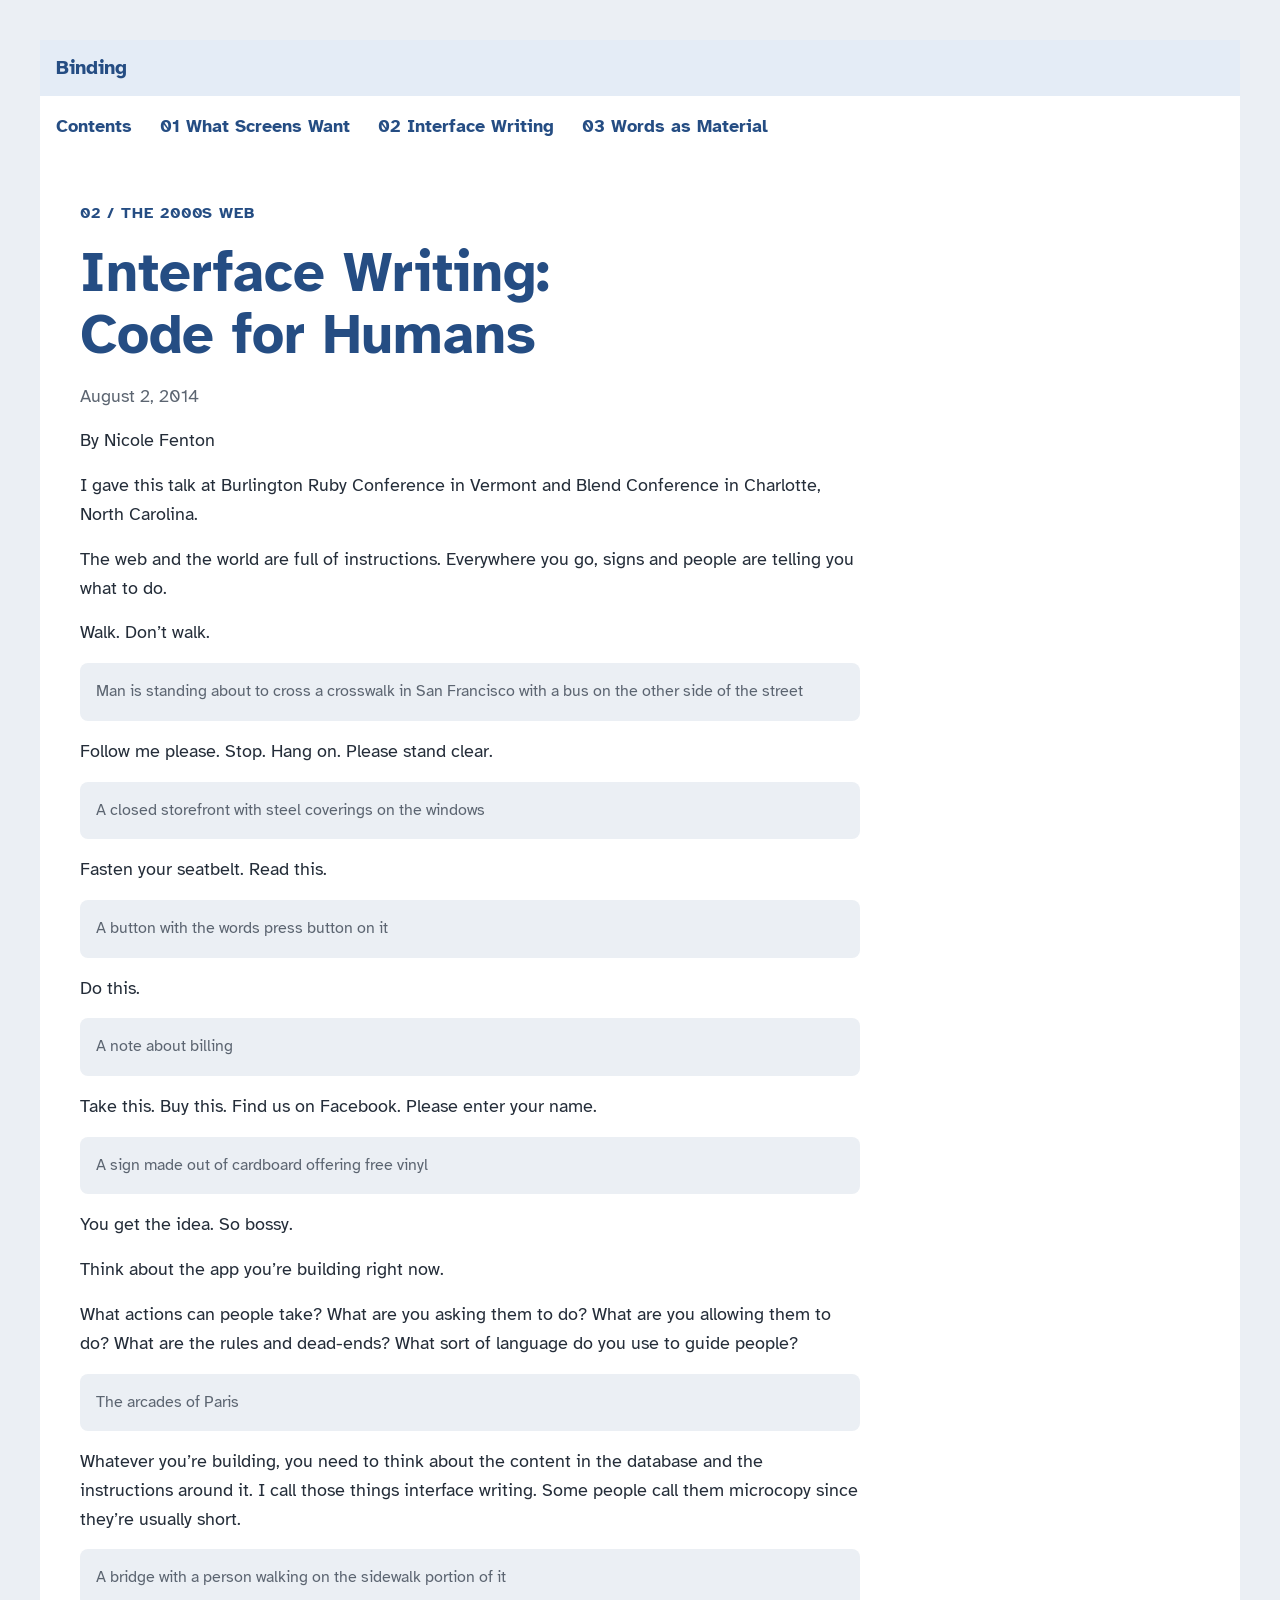
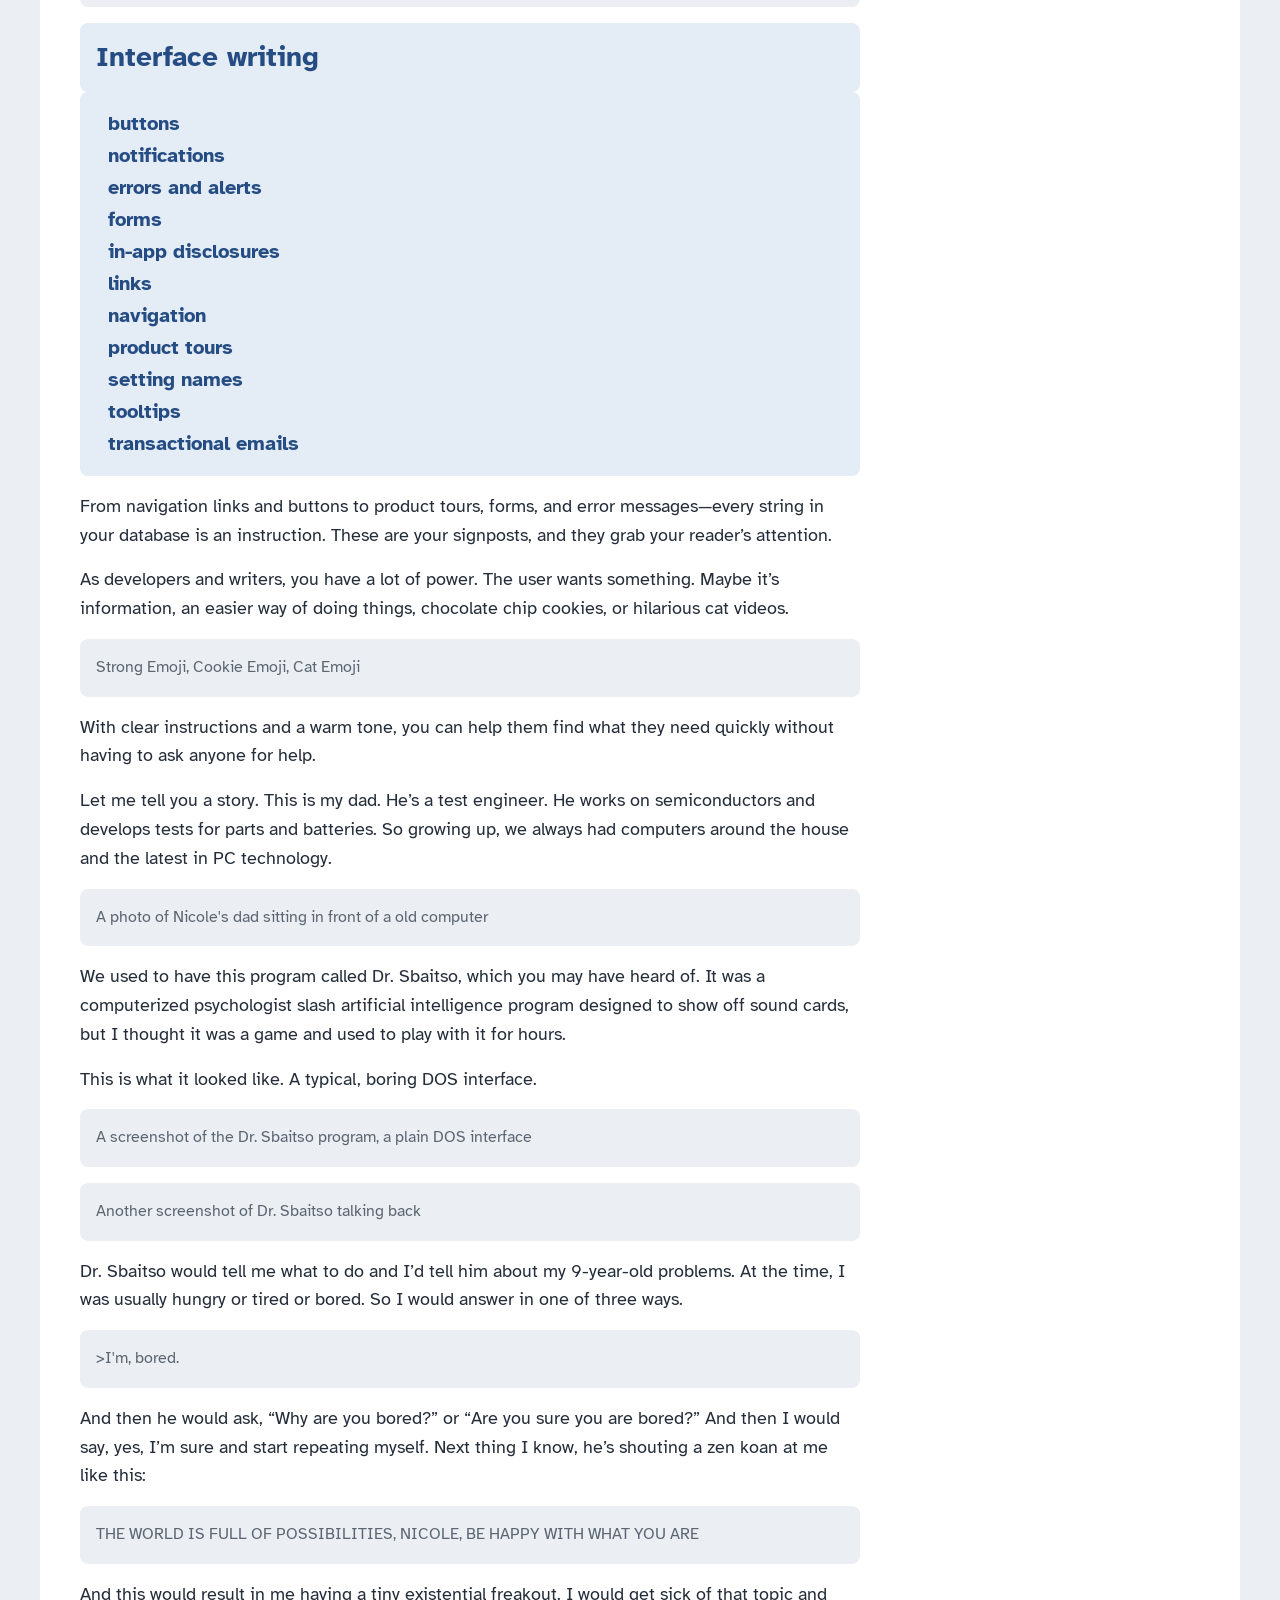
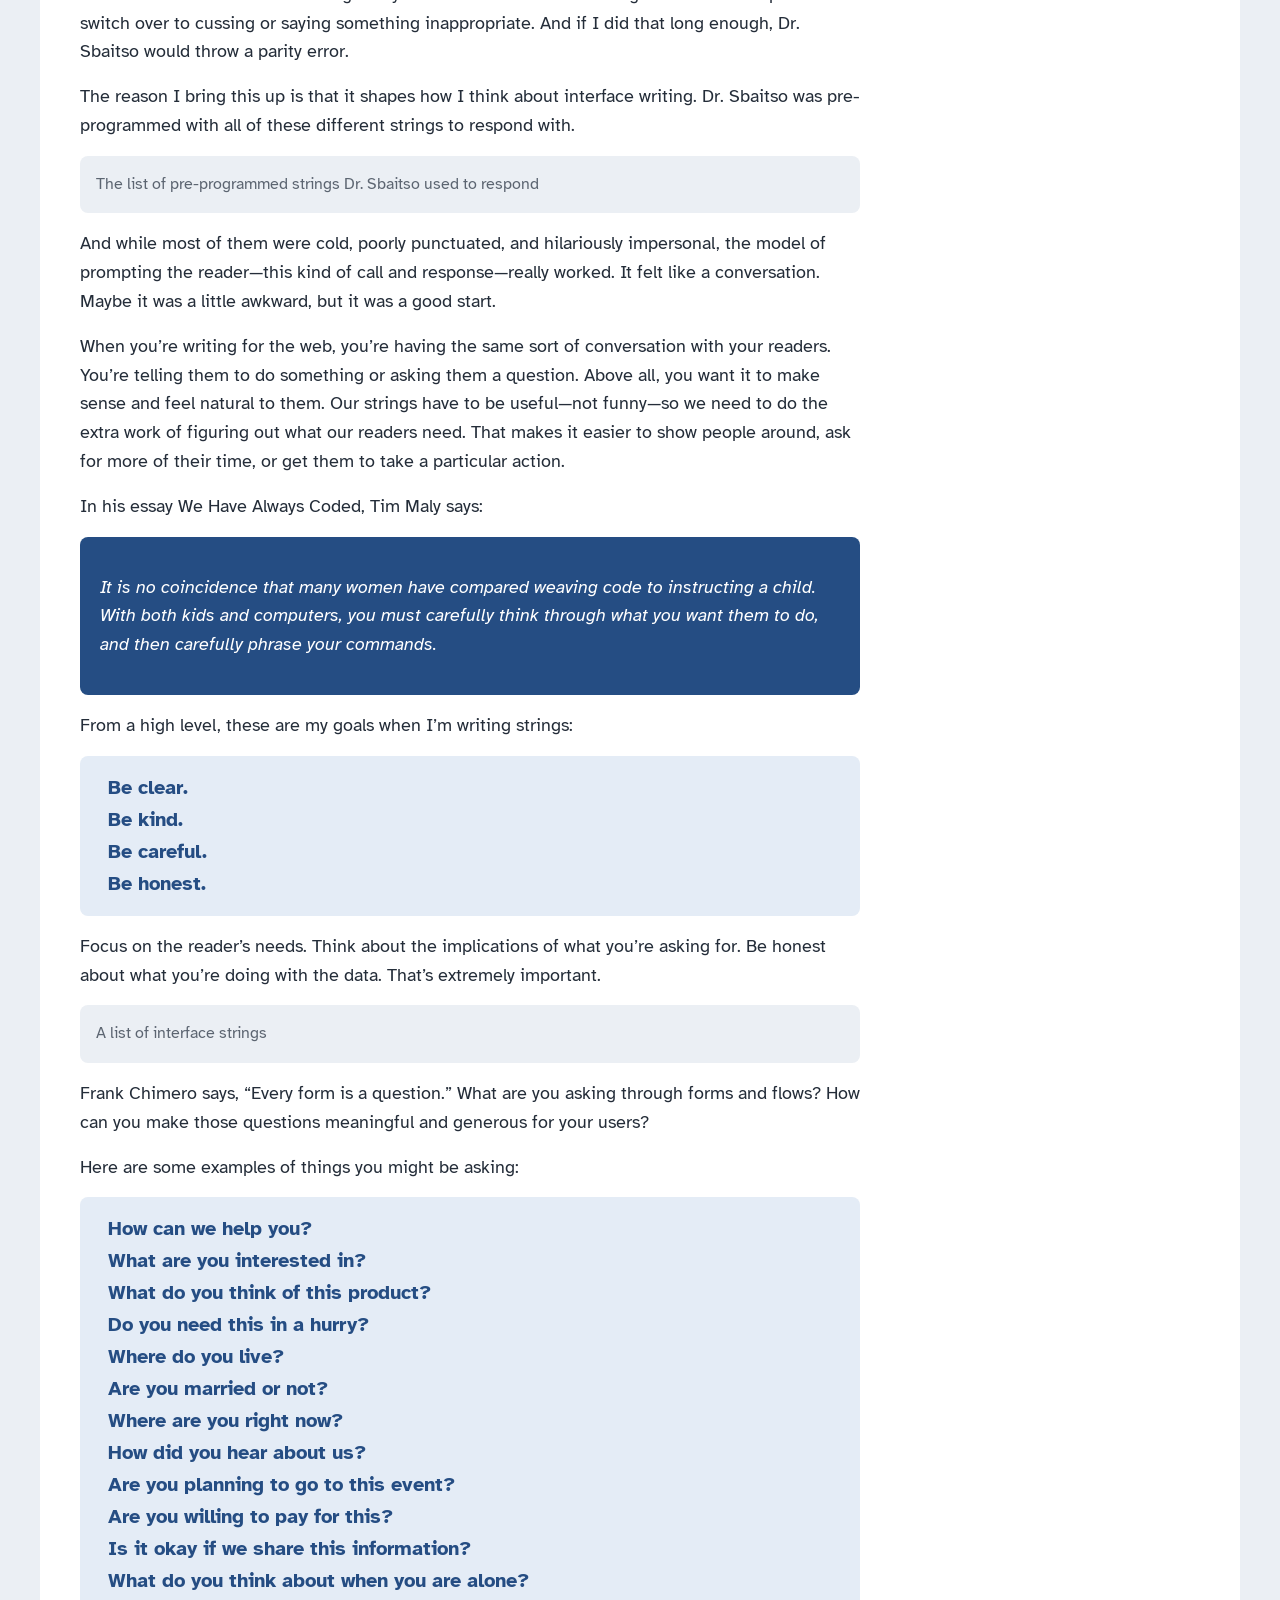
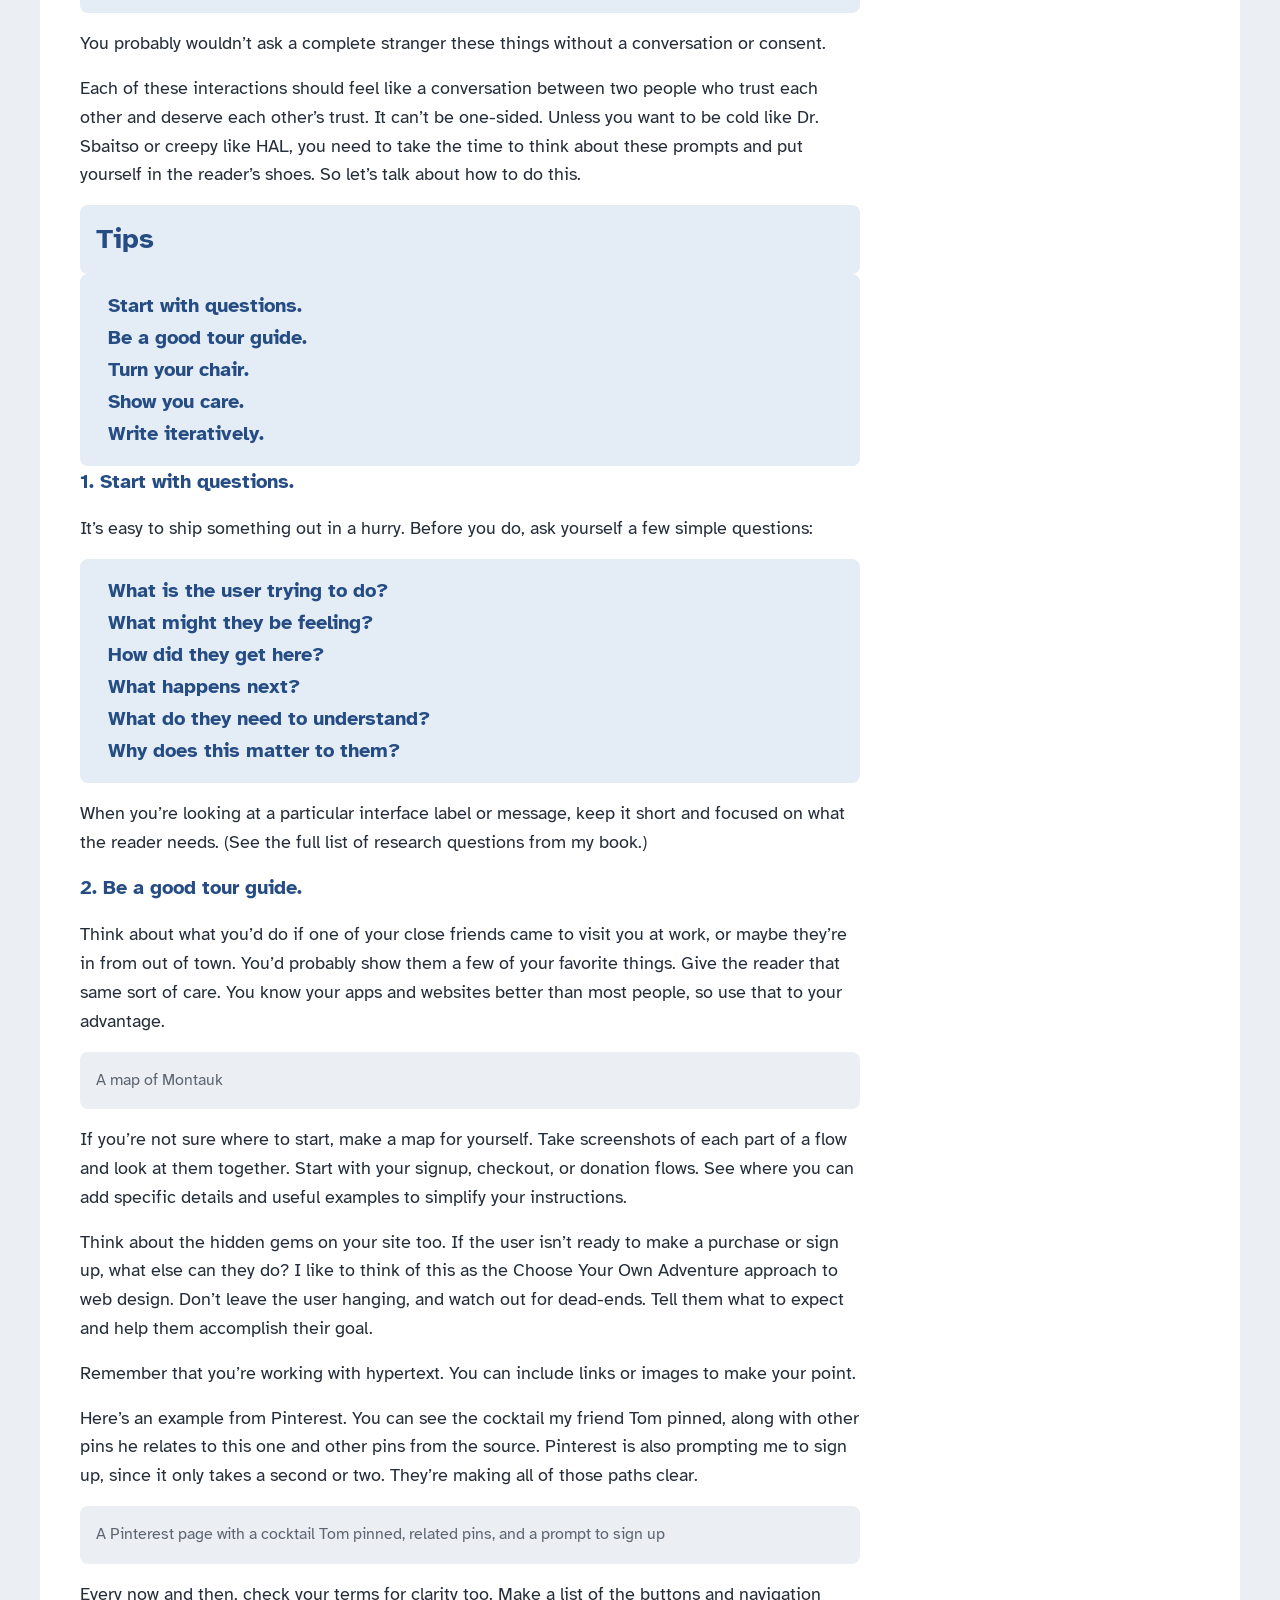
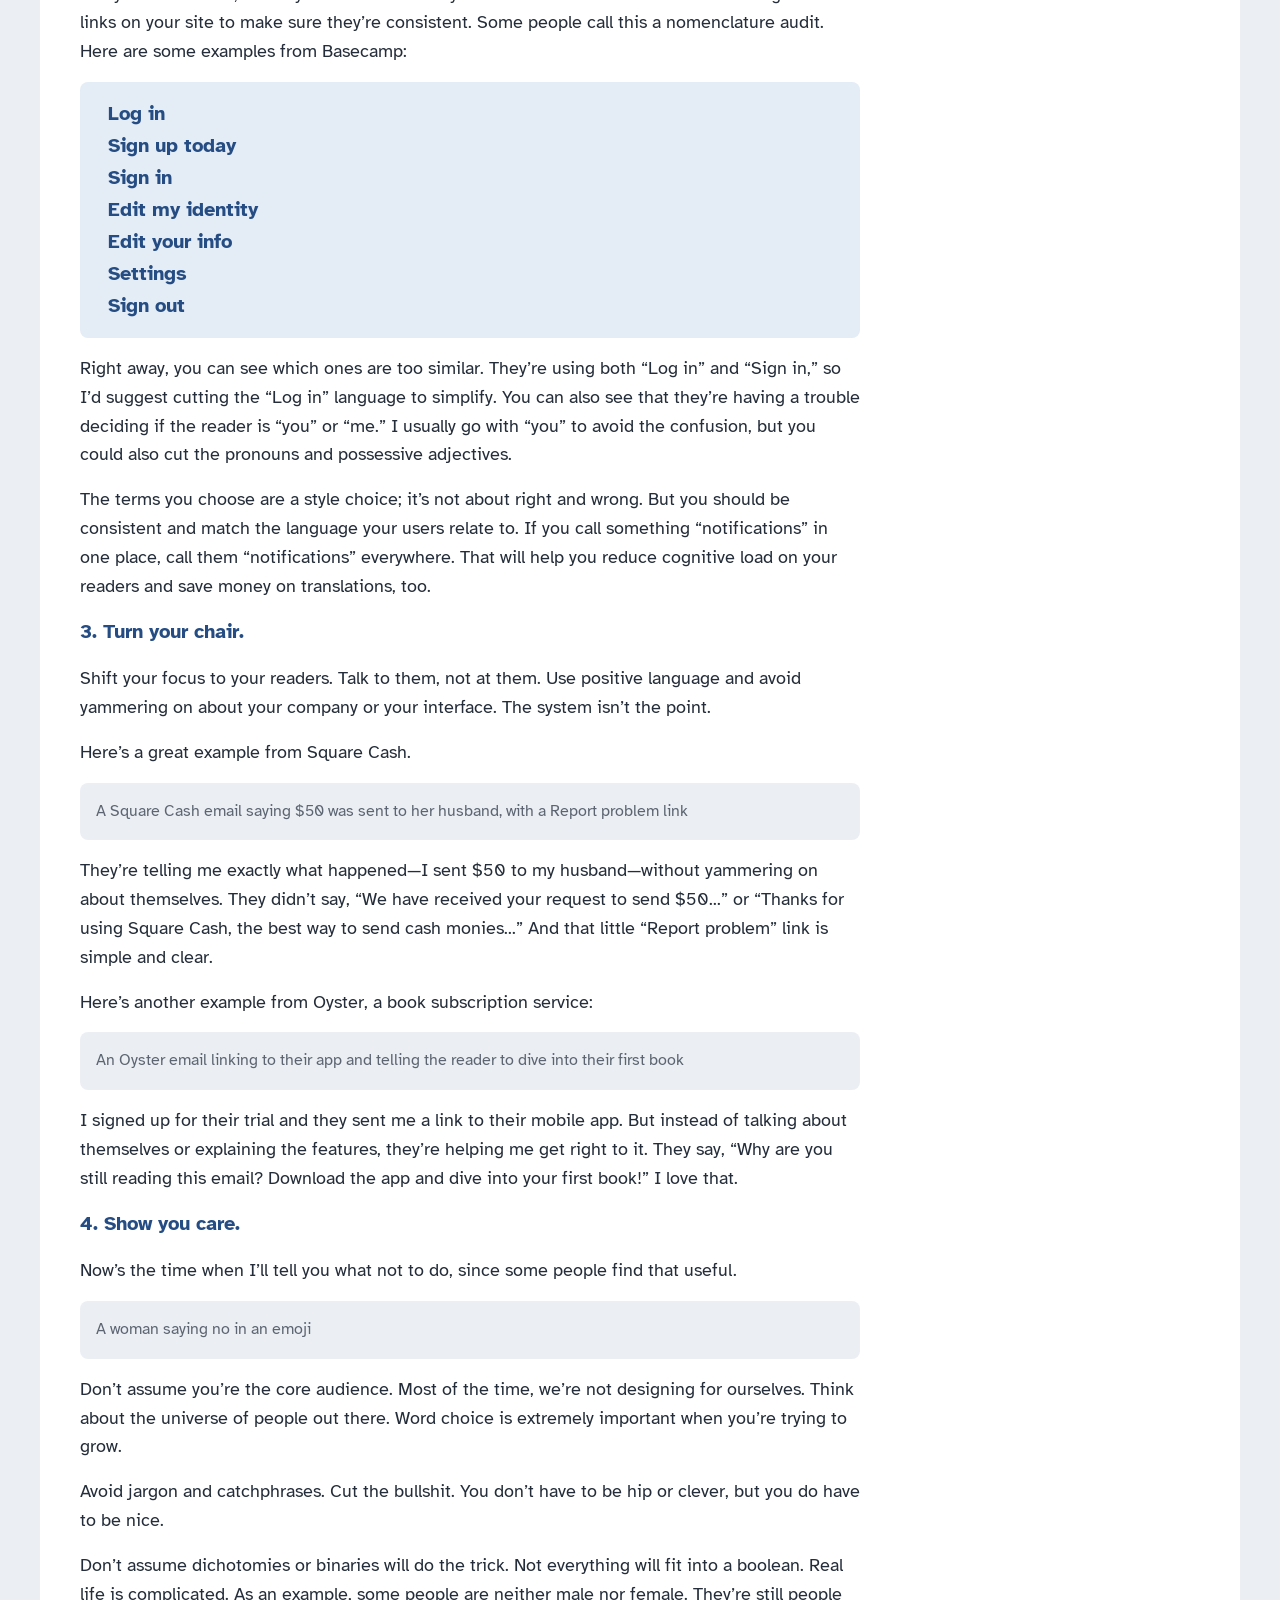
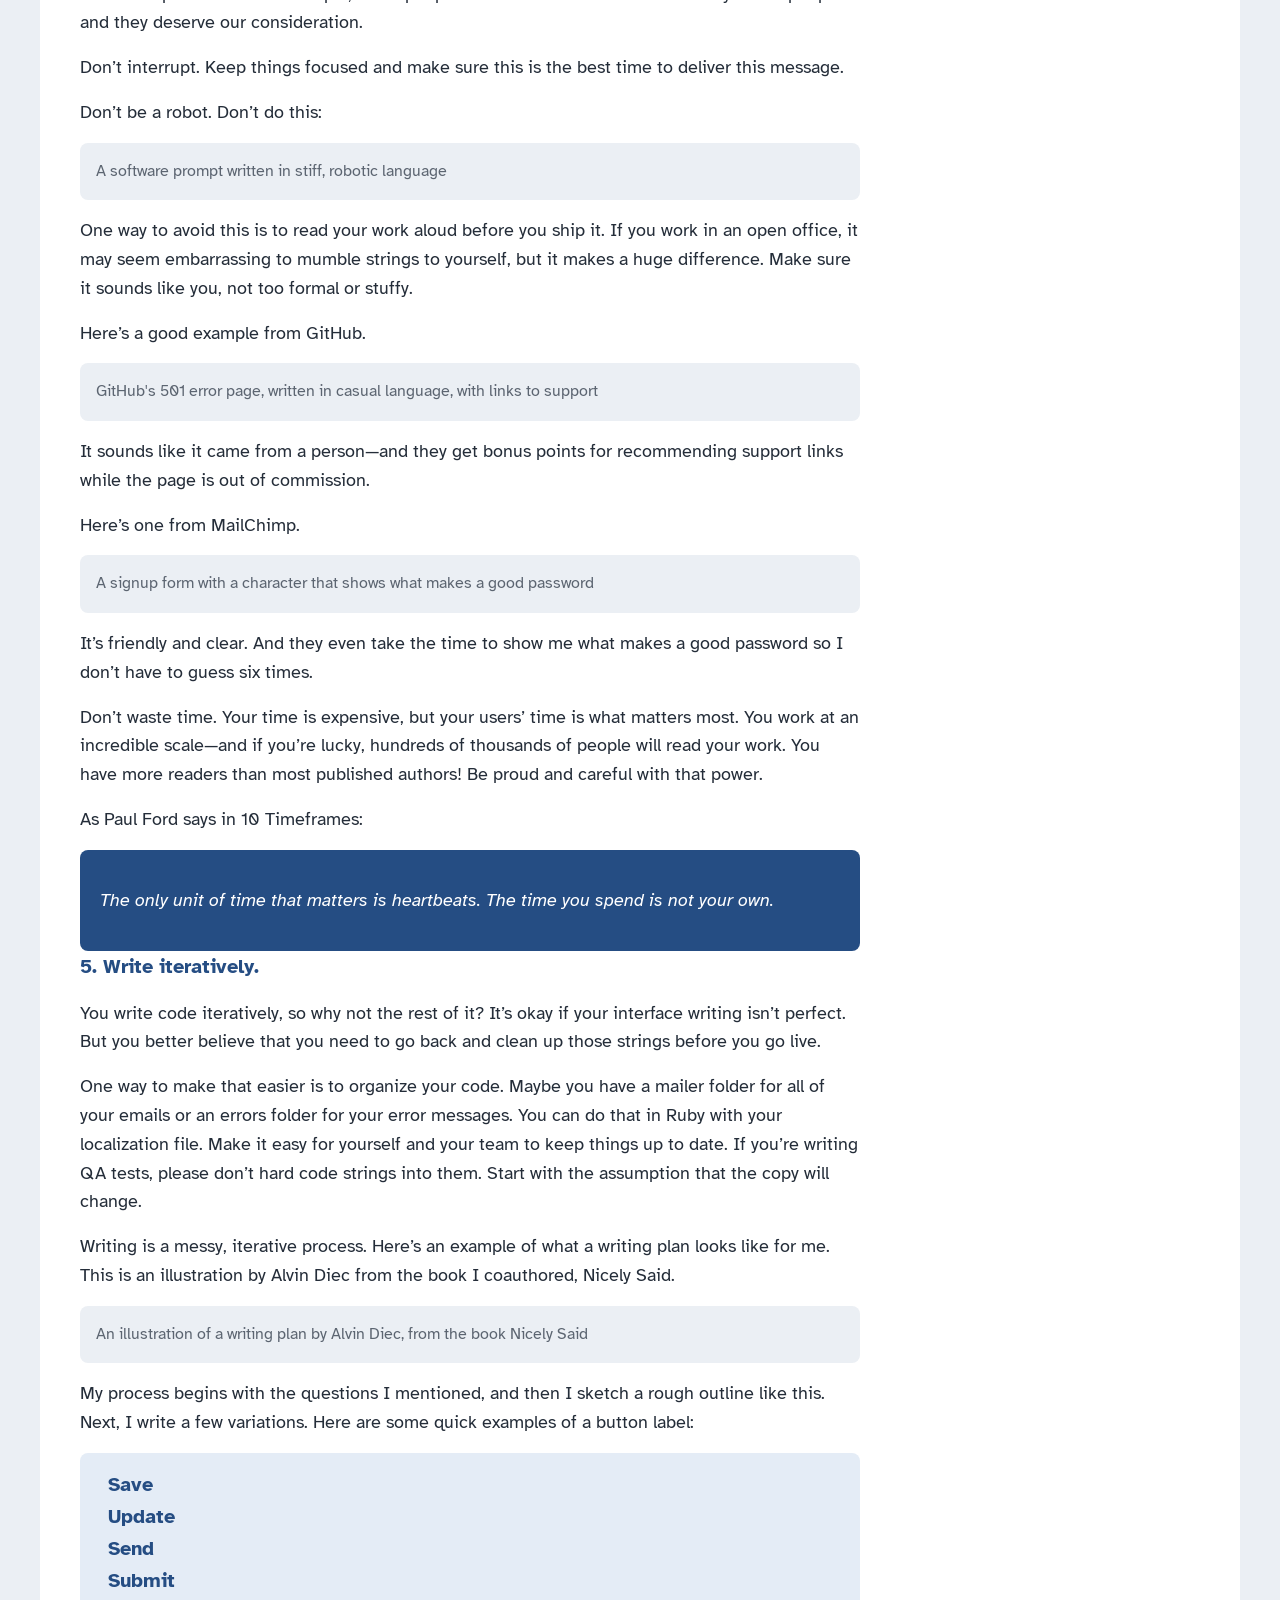
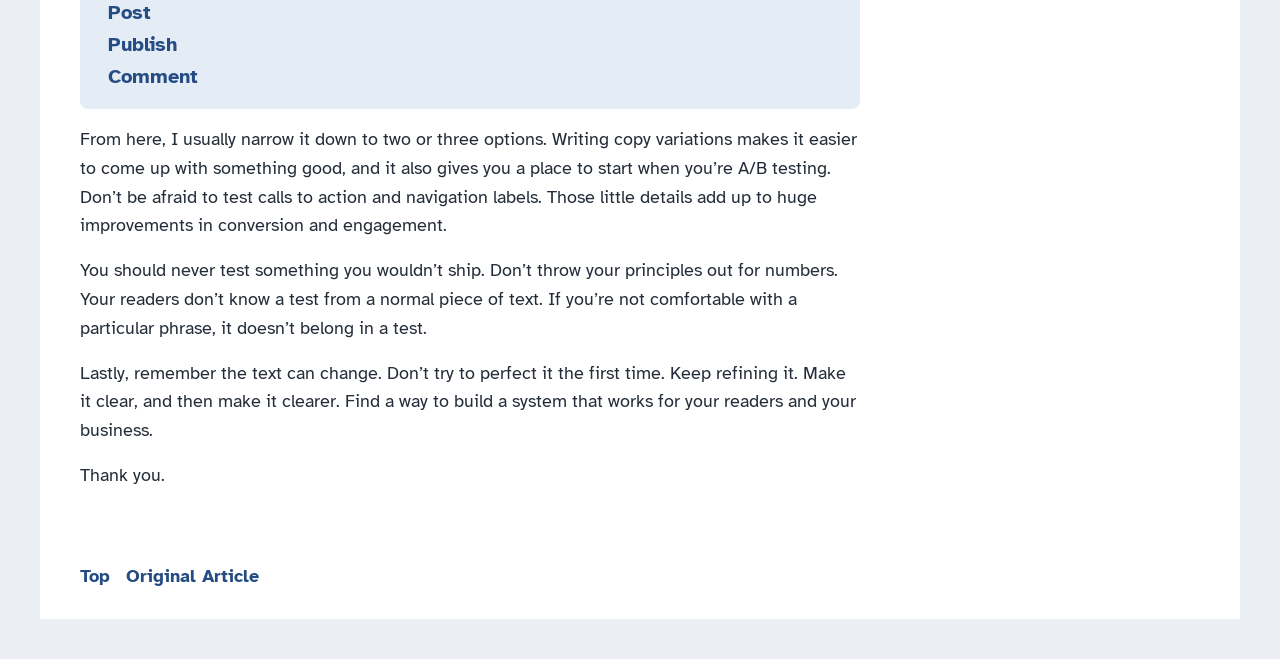
<file: direction-2/index.html>
<!doctype html>
<html lang="en">
	<head>
		<meta name="viewport" content="width=device-width, initial-scale=1">
		<title>Interface Writing / Binding</title>

		<style>
			@import '../styles/reset.css' layer(reset);
			@import '../styles/common.css' layer(common);
			@import 'style.css' layer(page);
		</style>
		<link rel="preconnect" href="https://fonts.googleapis.com">
		<link rel="preconnect" href="https://fonts.gstatic.com" crossorigin>
		<link rel="preconnect" href="https://fonts.googleapis.com">
		<link rel="preconnect" href="https://fonts.gstatic.com" crossorigin>
		<link href="https://fonts.googleapis.com/css2?family=Atkinson+Hyperlegible:ital,wght@0,400;0,700;1,400;1,700&family=VT323&display=swap" rel="stylesheet">
	</head>

	<body>
		<header>
			<p class="site-title">Binding</p>
			<nav>
				<a href="../">Contents</a>
				<a href="../direction-1/">01 What Screens Want</a>
				<a href="../direction-2/">02 Interface Writing</a>
				<a href="../direction-3/">03 Words as Material</a>
			</nav>
		</header>

	<main>
	<article>
		<p class="era">02 / The 2000s web</p>

			<h1>Interface Writing: Code for Humans</h1>

			<p> <time> August 2, 2014 </time> </p>

			<p>By Nicole Fenton</p>

		<p>I gave this talk at Burlington Ruby Conference in Vermont and Blend Conference in Charlotte, North Carolina.</p>

		<p> The web and the world are full of instructions. Everywhere you go, signs and people are telling you what to do.</p>

		<p>Walk. Don’t walk.</p>

	<p class="image-description">Man is standing about to cross a crosswalk in San Francisco with a bus on the other side of the street</p>

		<p>Follow me please. Stop. Hang on. Please stand clear.</p>

	<p class="image-description">A closed storefront with steel coverings on the windows</p>

		<p>Fasten your seatbelt. Read this.</p>

	<p class="image-description">A button with the words press button on it</p>

		<p>Do this.</p>

	<p class="image-description">A note about billing</p>

		<p>Take this. Buy this. Find us on Facebook. Please enter your name.</p>

	<p class="image-description">A sign made out of cardboard offering free vinyl</p>

		<p>You get the idea. So bossy.</p>

		<p>Think about the app you’re building right now.</p>

		<p>What actions can people take? What are you asking them to do? What are you allowing them to do? What are the rules and dead-ends? What sort of language do you use to guide people?</p>

	<p class="image-description">The arcades of Paris</p>
		<p>Whatever you’re building, you need to think about the content in the database and the instructions around it. I call those things interface writing. Some people call them microcopy since they’re usually short.</p>

	<p class="image-description">A bridge with a person walking on the sidewalk portion of it</p>

<section>
		<h2>Interface writing</h2>

			<ul>
				<li>buttons</li>
				<li>notifications</li>
				<li>errors and alerts</li>
				<li>forms</li>
				<li>in-app disclosures</li>
				<li>links</li>
				<li>navigation</li>
				<li>product tours</li>
				<li>setting names</li>
				<li>tooltips</li>
				<li>transactional emails</li>
			</ul>

		<p>From navigation links and buttons to product tours, forms, and error messages—every string in your database is an instruction. These are your signposts, and they grab your reader’s attention.</p>

		<p>As developers and writers, you have a lot of power. The user wants something. Maybe it’s information, an easier way of doing things, chocolate chip cookies, or hilarious cat videos.</p>

	<p class="image-description">Strong Emoji, Cookie Emoji, Cat Emoji</p>

		<p>With clear instructions and a warm tone, you can help them find what they need quickly without having to ask anyone for help.</p>

		<p>Let me tell you a story. This is my dad. He’s a test engineer. He works on semiconductors and develops tests for parts and batteries. So growing up, we always had computers around the house and the latest in PC technology.</p>

	<p class="image-description">A photo of Nicole's dad sitting in front of a old computer</p>

		<p>We used to have this program called Dr. Sbaitso, which you may have heard of. It was a computerized psychologist slash artificial intelligence program designed to show off sound cards, but I thought it was a game and used to play with it for hours.</p>

		<p>This is what it looked like. A typical, boring DOS interface.</p>

	<p class="image-description">A screenshot of the Dr. Sbaitso program, a plain DOS interface</p>

	<p class="image-description">Another screenshot of Dr. Sbaitso talking back</p>

		<p>Dr. Sbaitso would tell me what to do and I’d tell him about my 9-year-old problems. At the time, I was usually hungry or tired or bored. So I would answer in one of three ways.</p>

	<p class="image-description"> >I'm, bored.</p>

		<p>And then he would ask, “Why are you bored?” or “Are you sure you are bored?” And then I would say, yes, I’m sure and start repeating myself. Next thing I know, he’s shouting a zen koan at me like this:</p>

	<p class="image-description">THE WORLD IS FULL OF POSSIBILITIES, NICOLE, BE HAPPY WITH WHAT YOU ARE</p>

		<p>And this would result in me having a tiny existential freakout. I would get sick of that topic and switch over to cussing or saying something inappropriate. And if I did that long enough, Dr. Sbaitso would throw a parity error.</p>

		<p>The reason I bring this up is that it shapes how I think about interface writing. Dr. Sbaitso was pre-programmed with all of these different strings to respond with.</p>

	<p class="image-description">The list of pre-programmed strings Dr. Sbaitso used to respond</p>

		<p>And while most of them were cold, poorly punctuated, and hilariously impersonal, the model of prompting the reader—this kind of call and response—really worked. It felt like a conversation. Maybe it was a little awkward, but it was a good start.</p>

		<p>When you’re writing for the web, you’re having the same sort of conversation with your readers. You’re telling them to do something or asking them a question. Above all, you want it to make sense and feel natural to them. Our strings have to be useful—not funny—so we need to do the extra work of figuring out what our readers need. That makes it easier to show people around, ask for more of their time, or get them to take a particular action.</p>

		<p>In his essay <cite>We Have Always Coded</cite>, Tim Maly says:</p>

		<blockquote><p>It is no coincidence that many women have compared weaving code to instructing a child. With both kids and computers, you must carefully think through what you want them to do, and then carefully phrase your commands.</p></blockquote>

		<p>From a high level, these are my goals when I’m writing strings:</p>

		<ul>
			<li>Be clear.</li>
			<li>Be kind.</li>
			<li>Be careful.</li>
			<li>Be honest.</li>
		</ul>

		<p>Focus on the reader’s needs. Think about the implications of what you’re asking for. Be honest about what you’re doing with the data. That’s extremely important.</p>

	<p class="image-description">A list of interface strings</p>

		<p>Frank Chimero says, “Every form is a question.” What are you asking through forms and flows? How can you make those questions meaningful and generous for your users?</p>

		<p>Here are some examples of things you might be asking:</p>

			<ul>
				<li>How can we help you?</li>
				<li>What are you interested in?</li>
				<li>What do you think of this product?</li>
				<li>Do you need this in a hurry?</li>
				<li>Where do you live?</li>
				<li>Are you married or not?</li>
				<li>Where are you right now?</li>
				<li>How did you hear about us?</li>
				<li>Are you planning to go to this event?</li>
				<li>Are you willing to pay for this?</li>
				<li>Is it okay if we share this information?</li>
				<li>What do you think about when you are alone?</li>
			</ul>

		<p>You probably wouldn’t ask a complete stranger these things without a conversation or consent.</p>

		<p>Each of these interactions should feel like a conversation between two people who trust each other and deserve each other’s trust. It can’t be one-sided. Unless you want to be cold like Dr. Sbaitso or creepy like HAL, you need to take the time to think about these prompts and put yourself in the reader’s shoes. So let’s talk about how to do this.</p>

	</section>

	<section>

		<h2>Tips</h2>

		<!--In ordered list because the list is numbered-->
			<ol>
				<li><a href="#start-with-questions">Start with questions.</a></li>
				<li><a href="#be-a-good-tour-guide">Be a good tour guide.</a></li>
				<li><a href="#turn-your-chair">Turn your chair.</a></li>
				<li><a href="#show-you-care">Show you care.</a></li>
				<li><a href="#write-iteratively">Write iteratively.</a></li>
			</ol>

	<section>

		<h3 id="start-with-questions">1. Start with questions.</h3>

		<p>It’s easy to ship something out in a hurry. Before you do, ask yourself a few simple questions:</p>

			<ul>
				<li>What is the user trying to do?</li>
				<li>What might they be feeling?</li>
				<li>How did they get here?</li>
				<li>What happens next?</li>
				<li>What do they need to understand?</li>
				<li>Why does this matter to them?</li>
			</ul>

		<p>When you’re looking at a particular interface label or message, keep it short and focused on what the reader needs. (See the full list of research questions from my book.)</p>

	</section>

	<section>
		<h3 id="be-a-good-tour-guide">2. Be a good tour guide.</h3>

		<p>Think about what you’d do if one of your close friends came to visit you at work, or maybe they’re in from out of town. You’d probably show them a few of your favorite things. Give the reader that same sort of care. You know your apps and websites better than most people, so use that to your advantage.</p>

	<p class="image-description">A map of Montauk</p>

		<p>If you’re not sure where to start, make a map for yourself. Take screenshots of each part of a flow and look at them together. Start with your signup, checkout, or donation flows. See where you can add specific details and useful examples to simplify your instructions.</p>

		<p>Think about the hidden gems on your site too. If the user isn’t ready to make a purchase or sign up, what else can they do? I like to think of this as the Choose Your Own Adventure approach to web design. Don’t leave the user hanging, and watch out for dead-ends. Tell them what to expect and help them accomplish their goal.</p>

		<p>Remember that you’re working with hypertext. You can include links or images to make your point.</p>

		<p>Here’s an example from Pinterest. You can see the cocktail my friend Tom pinned, along with other pins he relates to this one and other pins from the source. Pinterest is also prompting me to sign up, since it only takes a second or two. They’re making all of those paths clear.</p>

	<p class="image-description">A Pinterest page with a cocktail Tom pinned, related pins, and a prompt to sign up</p>

		<p>Every now and then, check your terms for clarity too. Make a list of the buttons and navigation links on your site to make sure they’re consistent. Some people call this a nomenclature audit. Here are some examples from Basecamp:</p>

			<ul>
				<li>Log in</li>
				<li>Sign up today</li>
				<li>Sign in</li>
				<li>Edit my identity</li>
				<li>Edit your info</li>
				<li>Settings</li>
				<li>Sign out</li>
			</ul>

		<p>Right away, you can see which ones are too similar. They’re using both “Log in” and “Sign in,” so I’d suggest cutting the “Log in” language to simplify. You can also see that they’re having a trouble deciding if the reader is “you” or “me.” I usually go with “you” to avoid the confusion, but you could also cut the pronouns and possessive adjectives.</p>

		<p>The terms you choose are a style choice; it’s not about right and wrong. But you should be consistent and match the language your users relate to. If you call something “notifications” in one place, call them “notifications” everywhere. That will help you reduce cognitive load on your readers and save money on translations, too.</p>

	</section>

	<section>

		<h3 id="turn-your-chair">3. Turn your chair.</h3>

		<p>Shift your focus to your readers. Talk to them, not at them. Use positive language and avoid yammering on about your company or your interface. The system isn’t the point.</p>

		<p>Here’s a great example from Square Cash.</p>

		<p class="image-description">A Square Cash email saying $50 was sent to her husband, with a Report problem link</p>

		<p>They’re telling me exactly what happened—I sent $50 to my husband—without yammering on about themselves. They didn’t say, “We have received your request to send $50...” or “Thanks for using Square Cash, the best way to send cash monies...” And that little “Report problem” link is simple and clear.</p>

		<p>Here’s another example from Oyster, a book subscription service:</p>

		<p class="image-description">An Oyster email linking to their app and telling the reader to dive into their first book</p>

		<p>I signed up for their trial and they sent me a link to their mobile app. But instead of talking about themselves or explaining the features, they’re helping me get right to it. They say, “Why are you still reading this email? Download the app and dive into your first book!” I love that.</p>

	</section>

	<section>

		<h3 id="show-you-care">4. Show you care.</h3>

		<p>Now’s the time when I’ll tell you what not to do, since some people find that useful.</p>

	<p class="image-description">A woman saying no in an emoji</p>

		<p>Don’t assume you’re the core audience. Most of the time, we’re not designing for ourselves. Think about the universe of people out there. Word choice is extremely important when you’re trying to grow.</p>

		<p>Avoid jargon and catchphrases. Cut the bullshit. You don’t have to be hip or clever, but you do have to be nice.</p>

		<p>Don’t assume dichotomies or binaries will do the trick. Not everything will fit into a boolean. Real life is complicated. As an example, some people are neither male nor female. They’re still people and they deserve our consideration.</p>

		<p>Don’t interrupt. Keep things focused and make sure this is the best time to deliver this message.</p>

		<p>Don’t be a robot. Don’t do this:</p>

	<p class="image-description">A software prompt written in stiff, robotic language</p>

		<p>One way to avoid this is to read your work aloud before you ship it. If you work in an open office, it may seem embarrassing to mumble strings to yourself, but it makes a huge difference. Make sure it sounds like you, not too formal or stuffy.</p>

		<p>Here’s a good example from GitHub.</p>

	<p class="image-description">GitHub's 501 error page, written in casual language, with links to support</p>

		<p>It sounds like it came from a person—and they get bonus points for recommending support links while the page is out of commission.</p>

		<p>Here’s one from MailChimp.</p>

	<p class="image-description">A signup form with a character that shows what makes a good password</p>

		<p>It’s friendly and clear. And they even take the time to show me what makes a good password so I don’t have to guess six times.</p>

		<p>Don’t waste time. Your time is expensive, but your users’ time is what matters most. You work at an incredible scale—and if you’re lucky, hundreds of thousands of people will read your work. You have more readers than most published authors! Be proud and careful with that power.</p>

		<p>As Paul Ford says in <cite>10 Timeframes</cite>:</p>

		<blockquote><p>The only unit of time that matters is heartbeats. The time you spend is not your own.</p></blockquote>

	</section>

	<section>

		<h3 id="write-iteratively">5. Write iteratively.</h3>

		<p>You write code iteratively, so why not the rest of it? It’s okay if your interface writing isn’t perfect. But you better believe that you need to go back and clean up those strings before you go live.</p>

		<p>One way to make that easier is to organize your code. Maybe you have a mailer folder for all of your emails or an errors folder for your error messages. You can do that in Ruby with your localization file. Make it easy for yourself and your team to keep things up to date. If you’re writing QA tests, please don’t hard code strings into them. Start with the assumption that the copy will change.</p>

		<p>Writing is a messy, iterative process. Here’s an example of what a writing plan looks like for me. This is an illustration by Alvin Diec from the book I coauthored, <cite>Nicely Said</cite>.</p>

	<p class="image-description">An illustration of a writing plan by Alvin Diec, from the book Nicely Said</p>

		<p>My process begins with the questions I mentioned, and then I sketch a rough outline like this. Next, I write a few variations. Here are some quick examples of a button label:</p>

			<ul>
				<li>Save</li>
				<li>Update</li>
				<li>Send</li>
				<li>Submit</li>
				<li>Post</li>
				<li>Publish</li>
				<li>Comment</li>
			</ul>

		<p>From here, I usually narrow it down to two or three options. Writing copy variations makes it easier to come up with something good, and it also gives you a place to start when you’re A/B testing. Don’t be afraid to test calls to action and navigation labels. Those little details add up to huge improvements in conversion and engagement.</p>

		<p>You should never test something you wouldn’t ship. Don’t throw your principles out for numbers. Your readers don’t know a test from a normal piece of text. If you’re not comfortable with a particular phrase, it doesn’t belong in a test.</p>

		<p>Lastly, remember the text can change. Don’t try to perfect it the first time. Keep refining it. Make it clear, and then make it clearer. Find a way to build a system that works for your readers and your business.</p>

		<p>Thank you.</p>

	</section>
	</section>
</article>
</main>

	<footer>

		<a id="back-to-top" href="#">Top</a>

		<a id="original-article" href="https://www.nicolefenton.com/interface-writing/">Original Article</a>
	</footer>
</body>
</html>
</file>
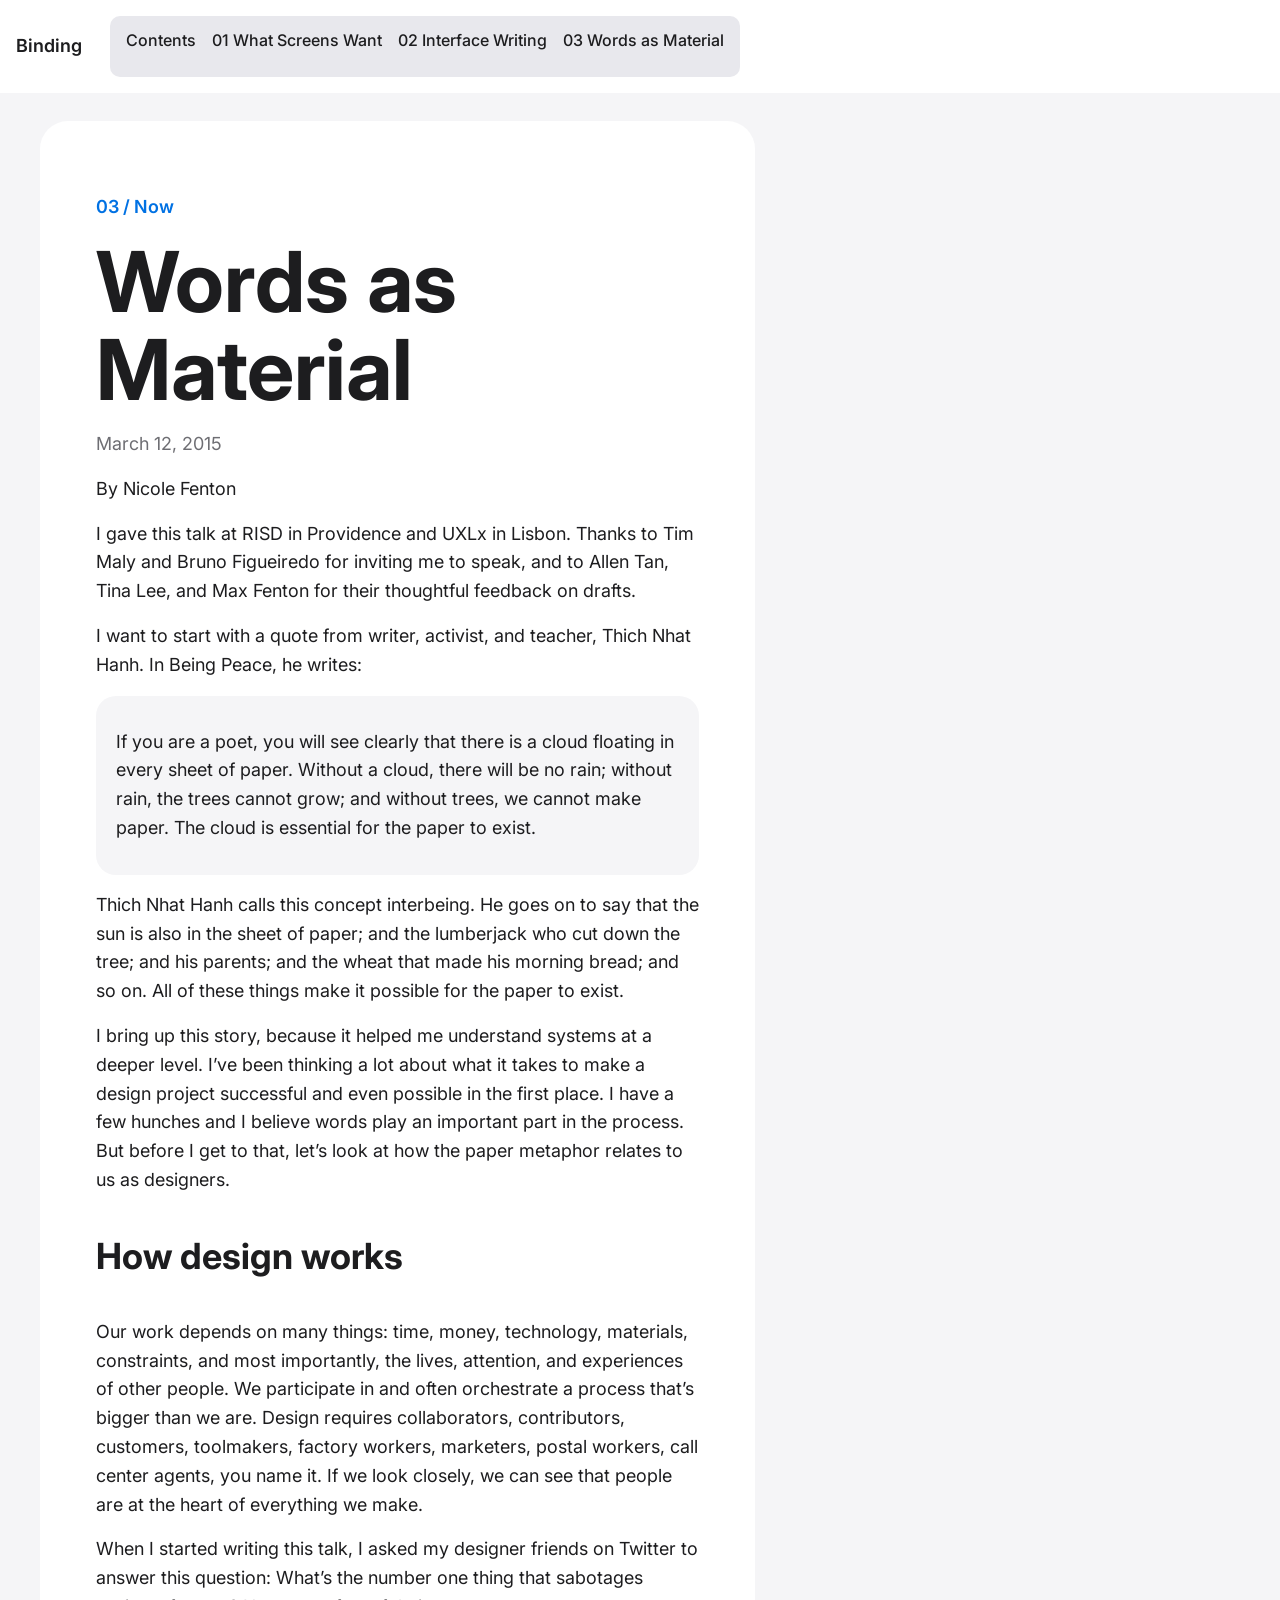
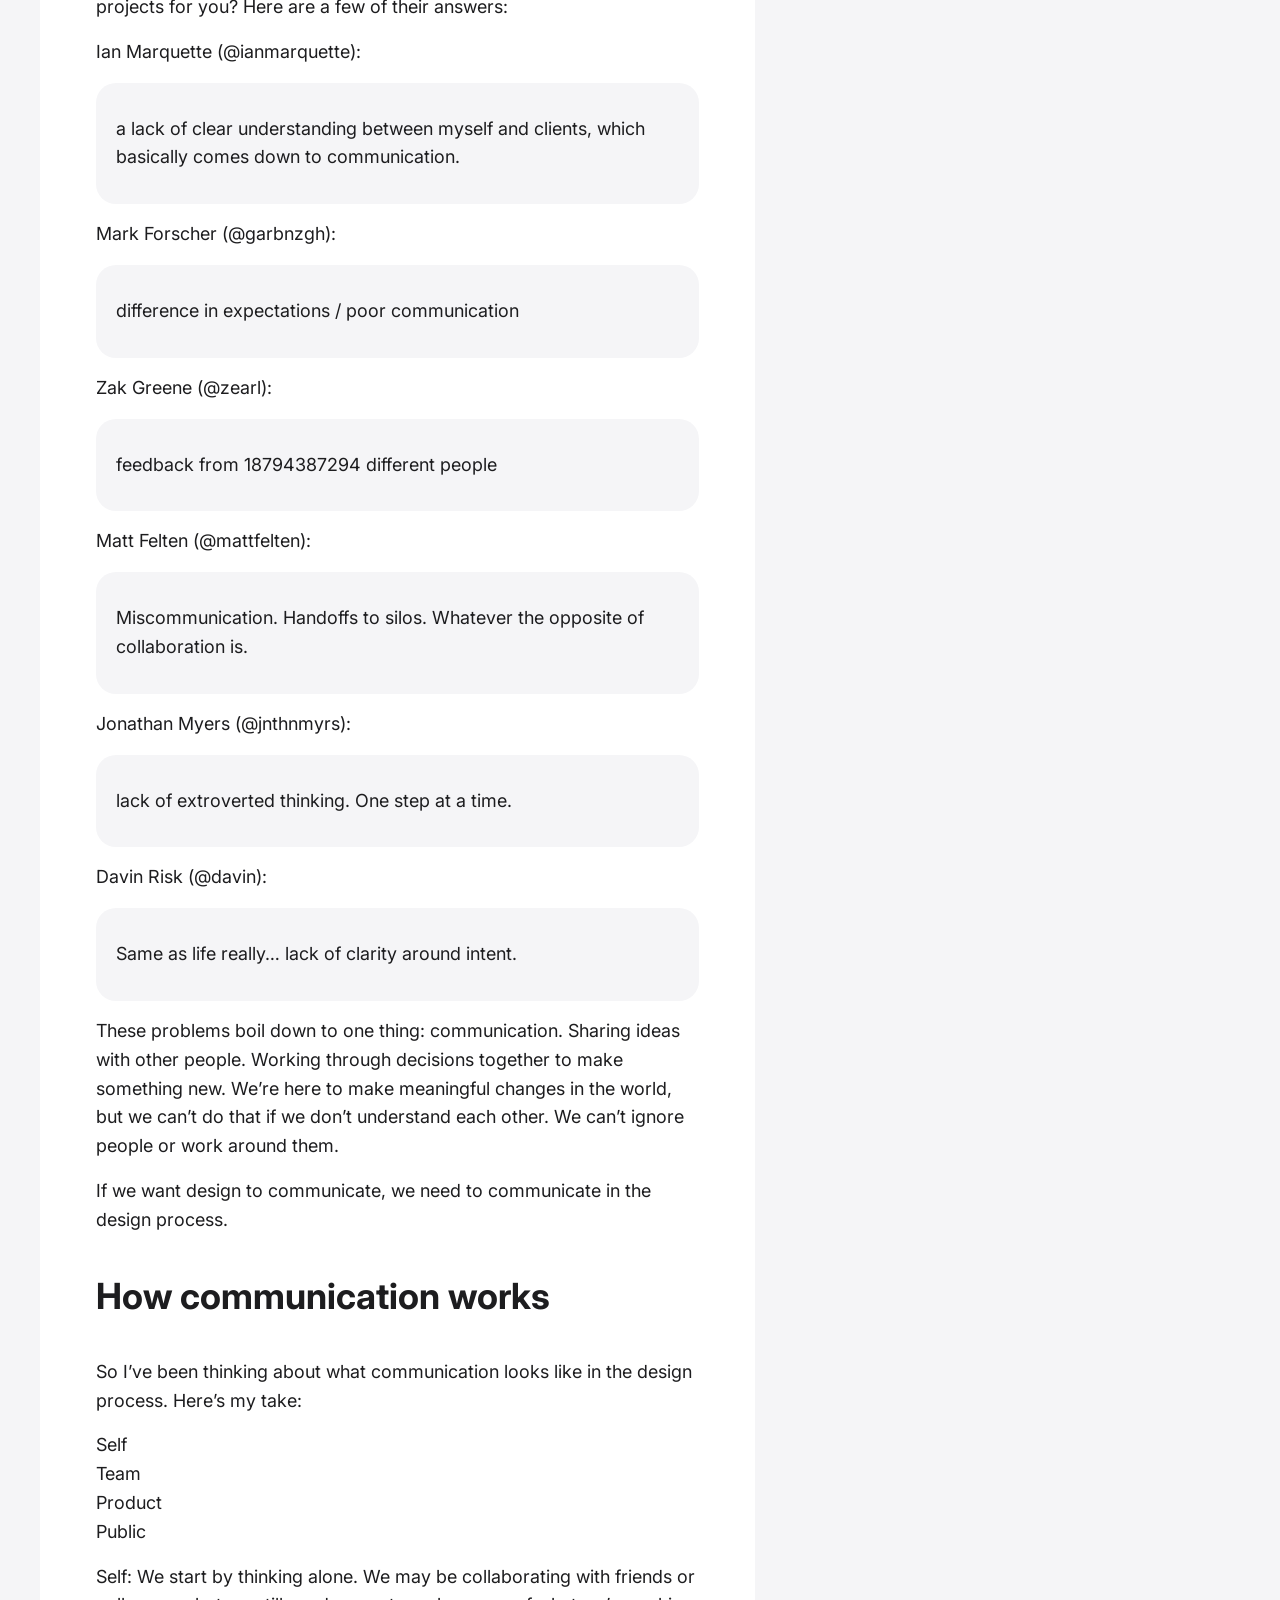
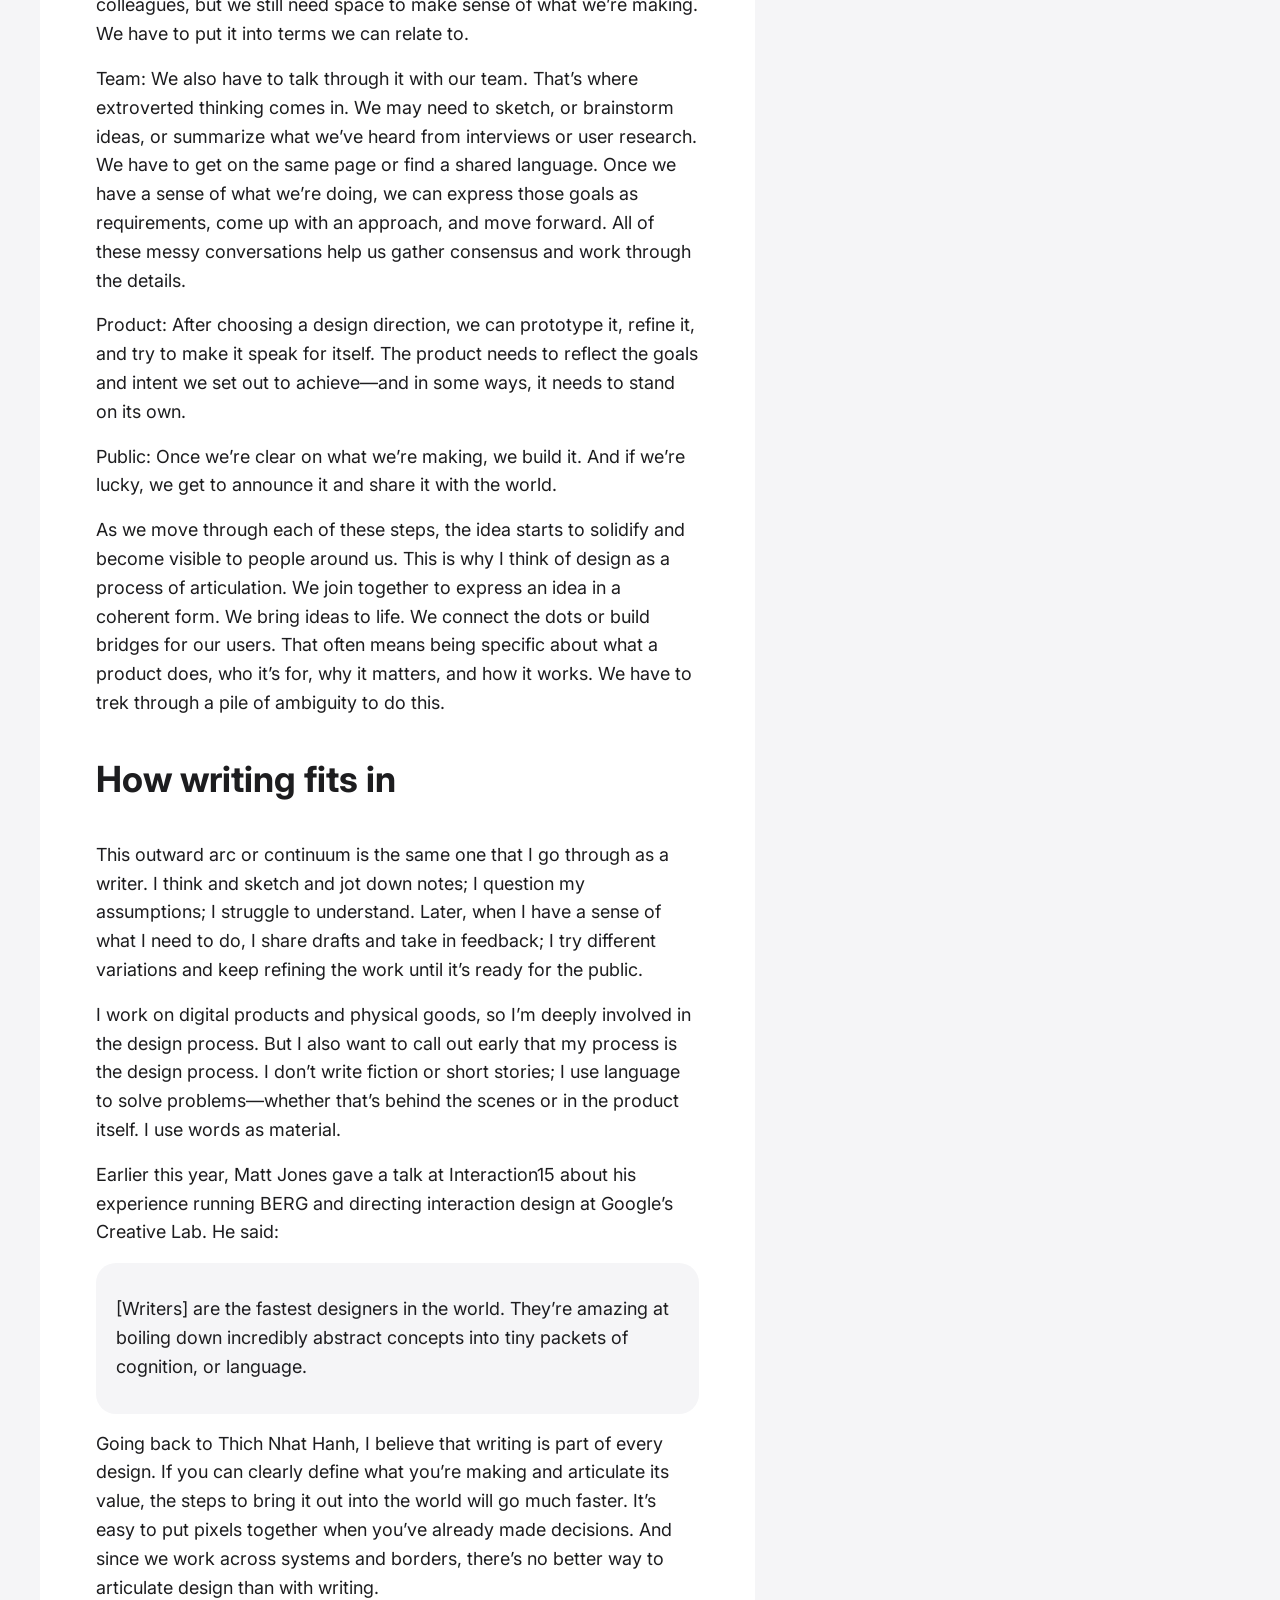
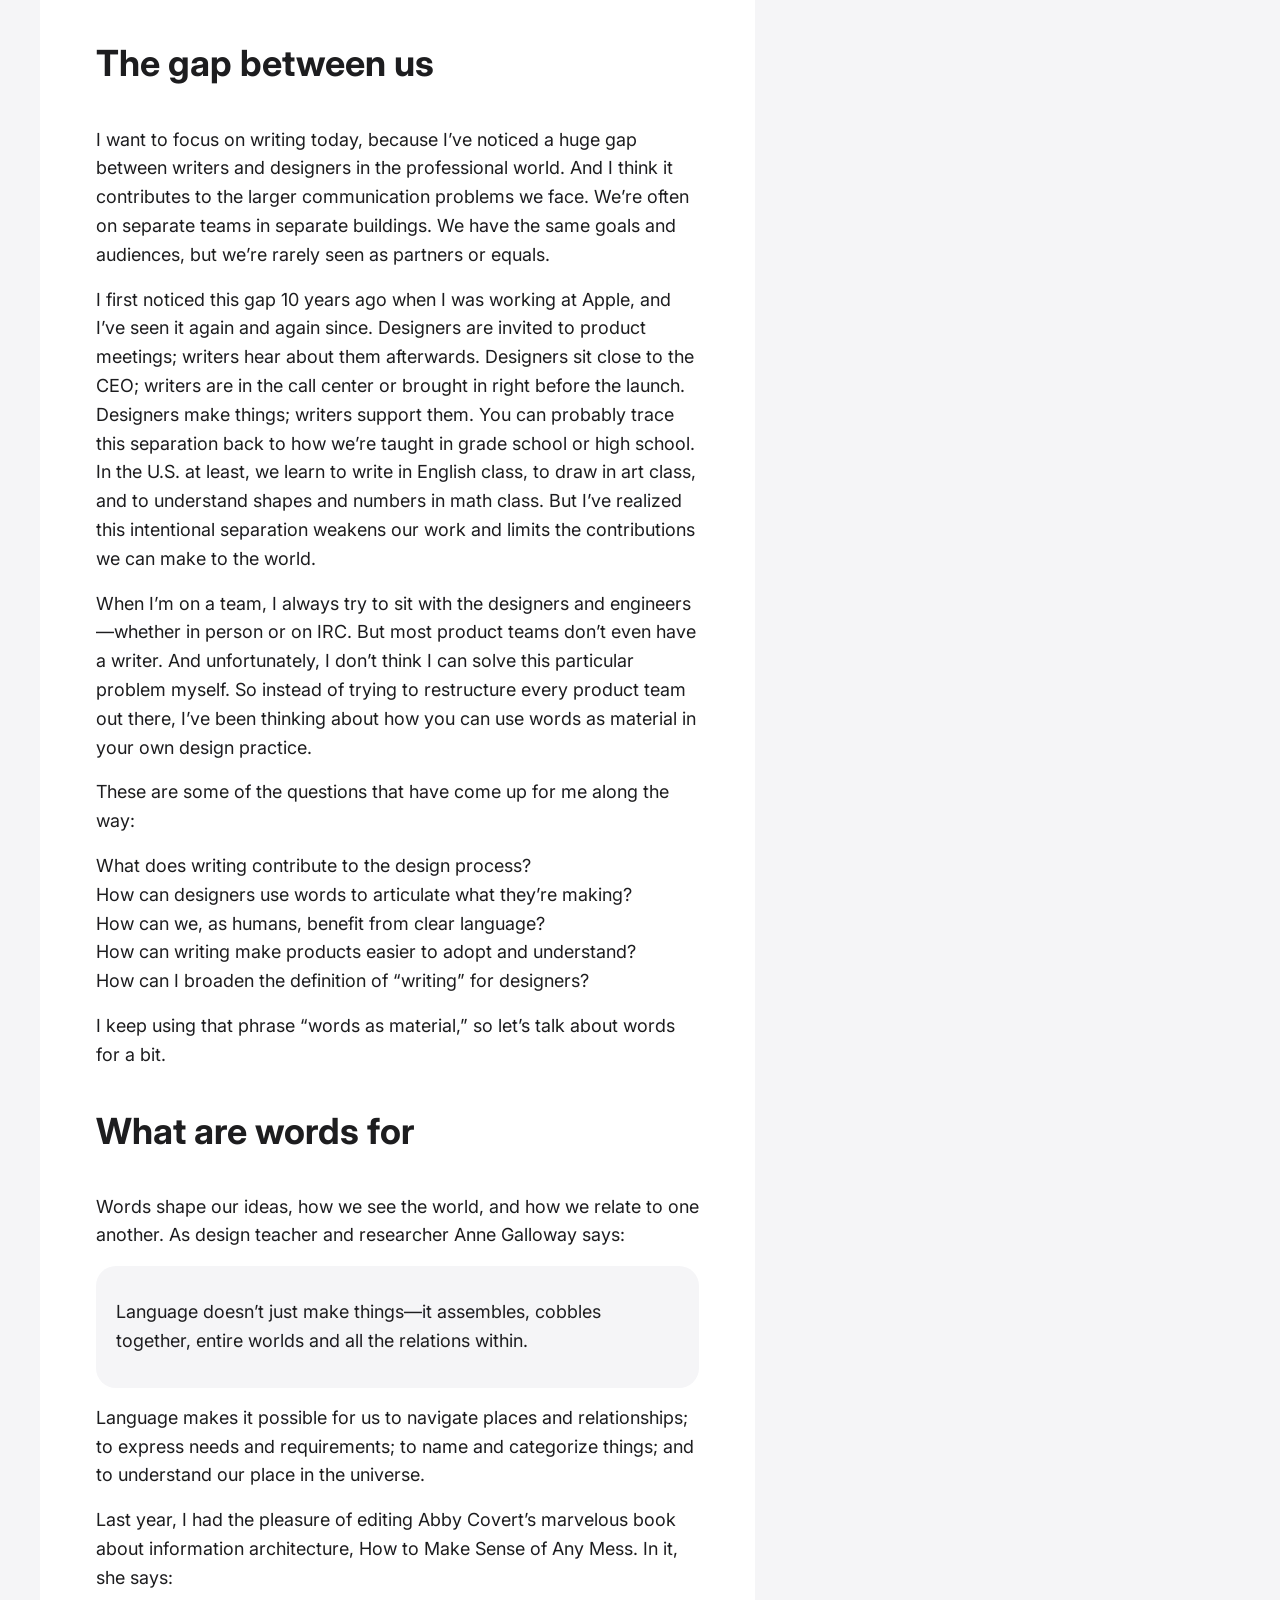
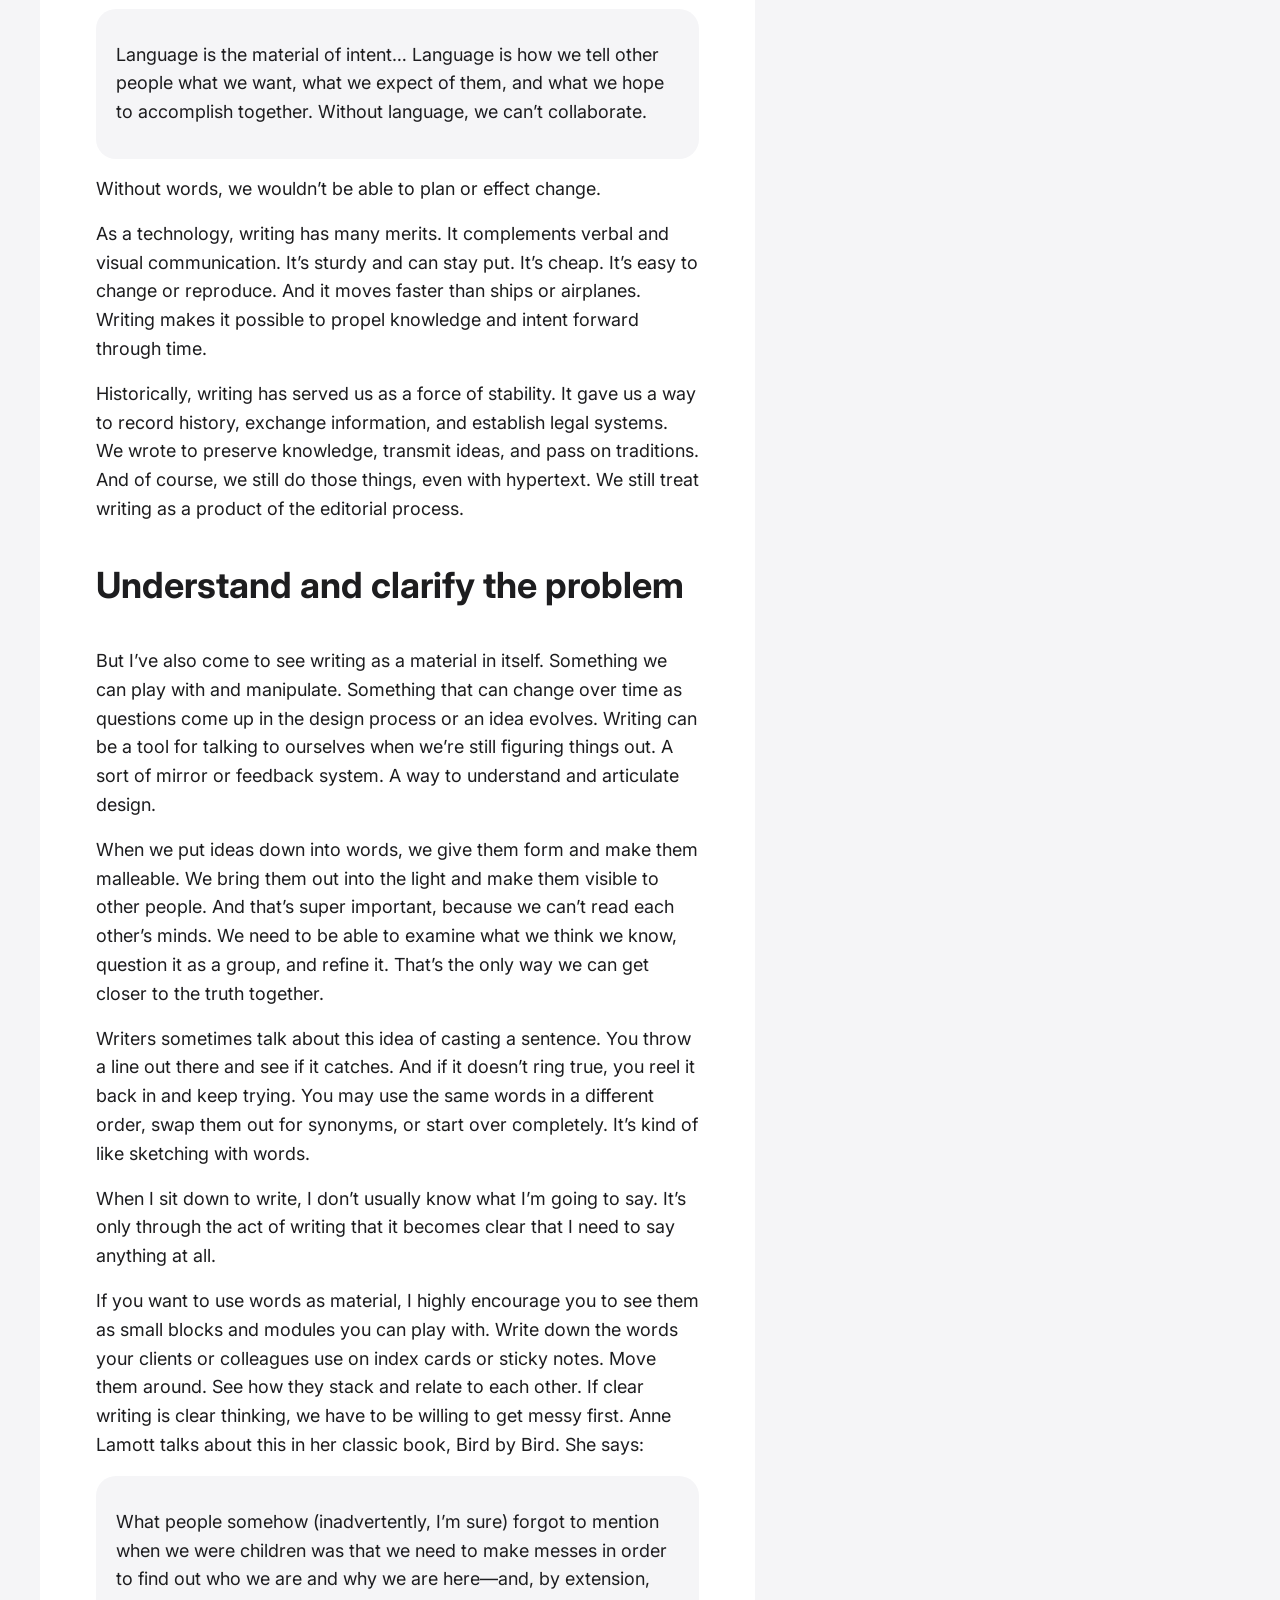
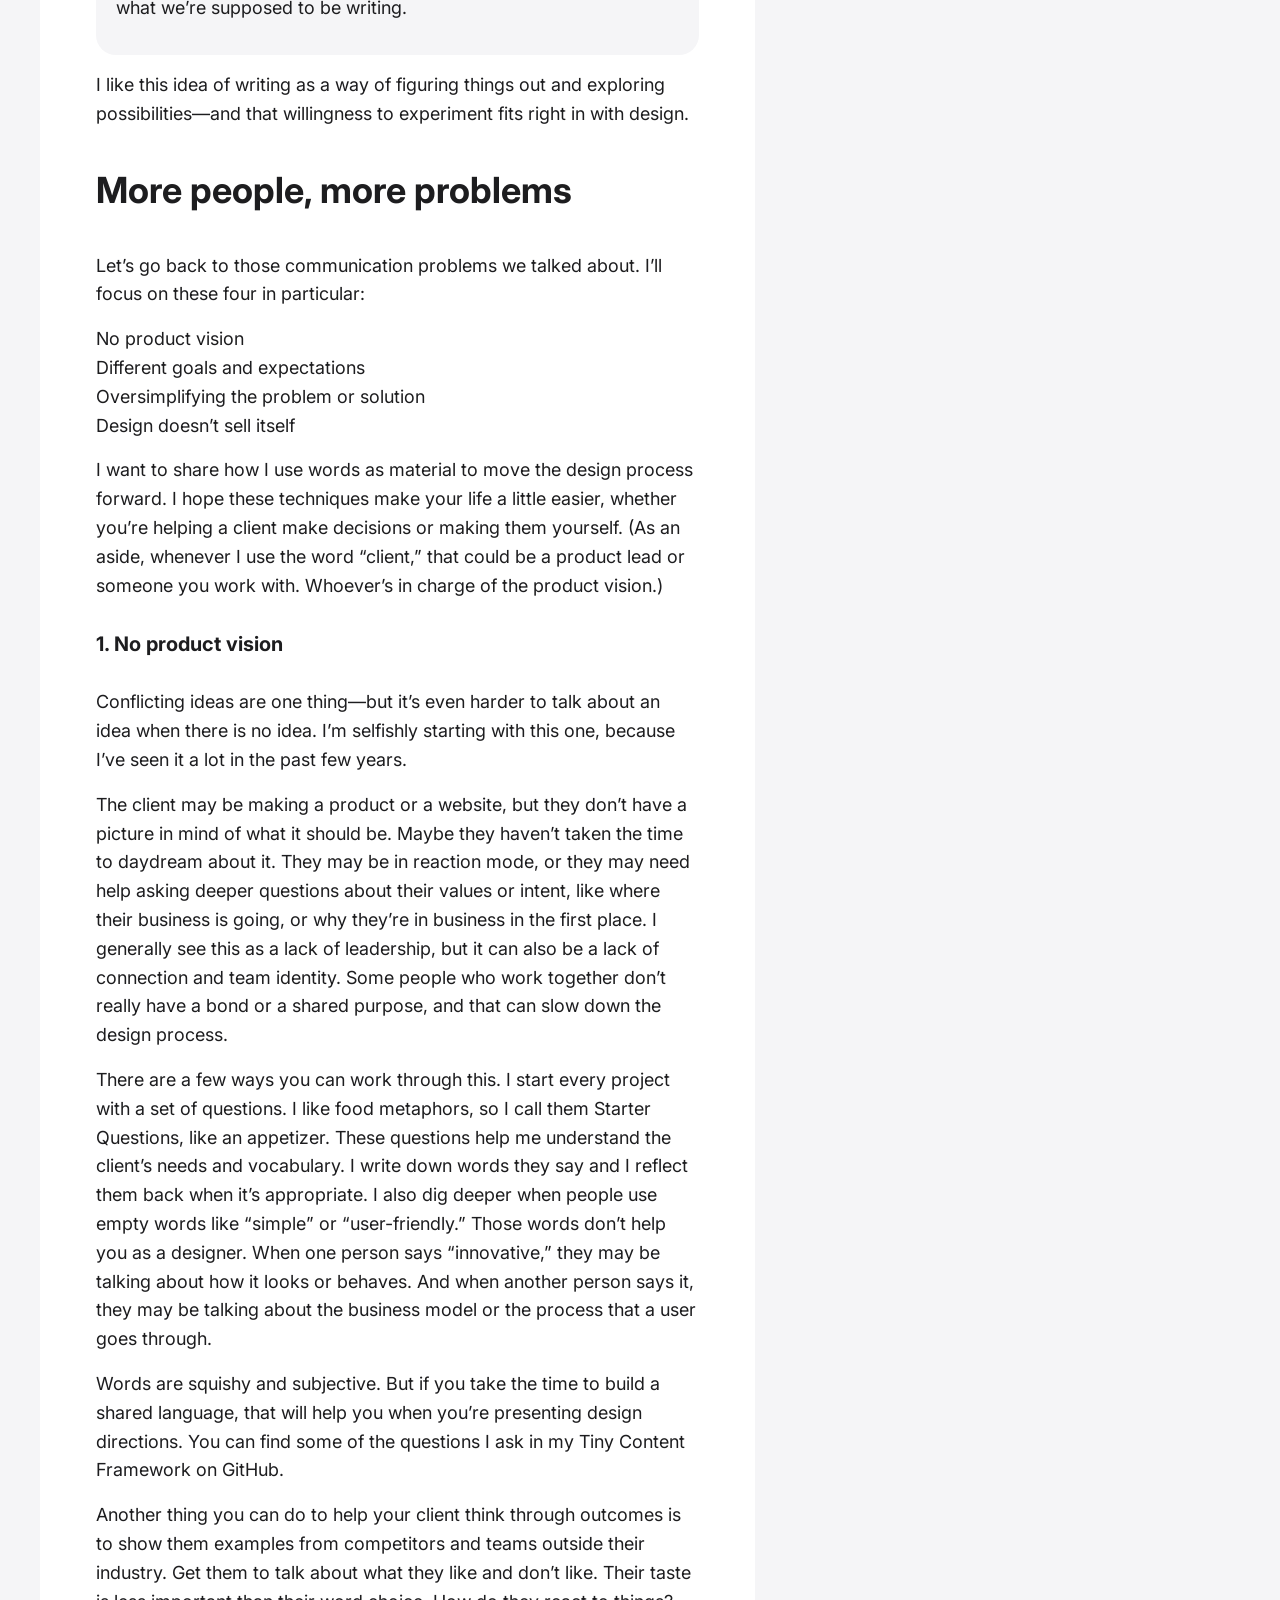
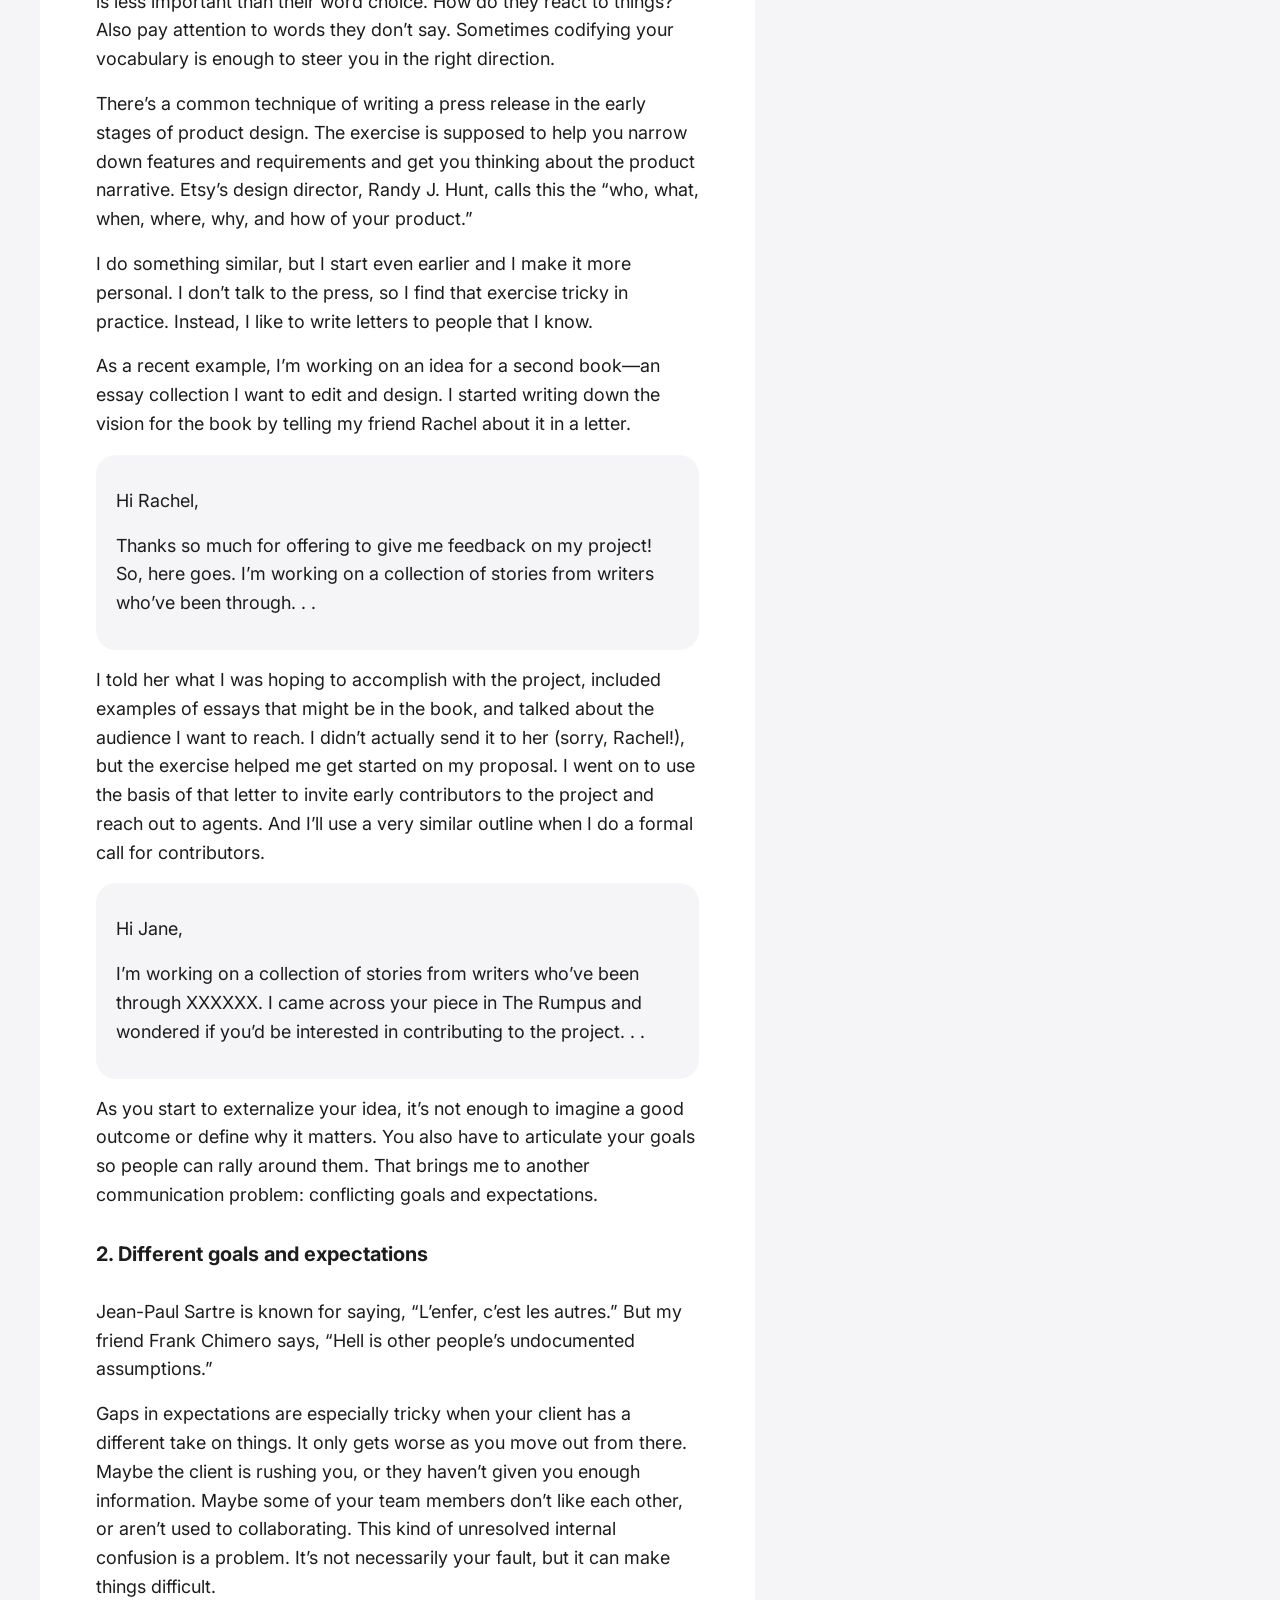
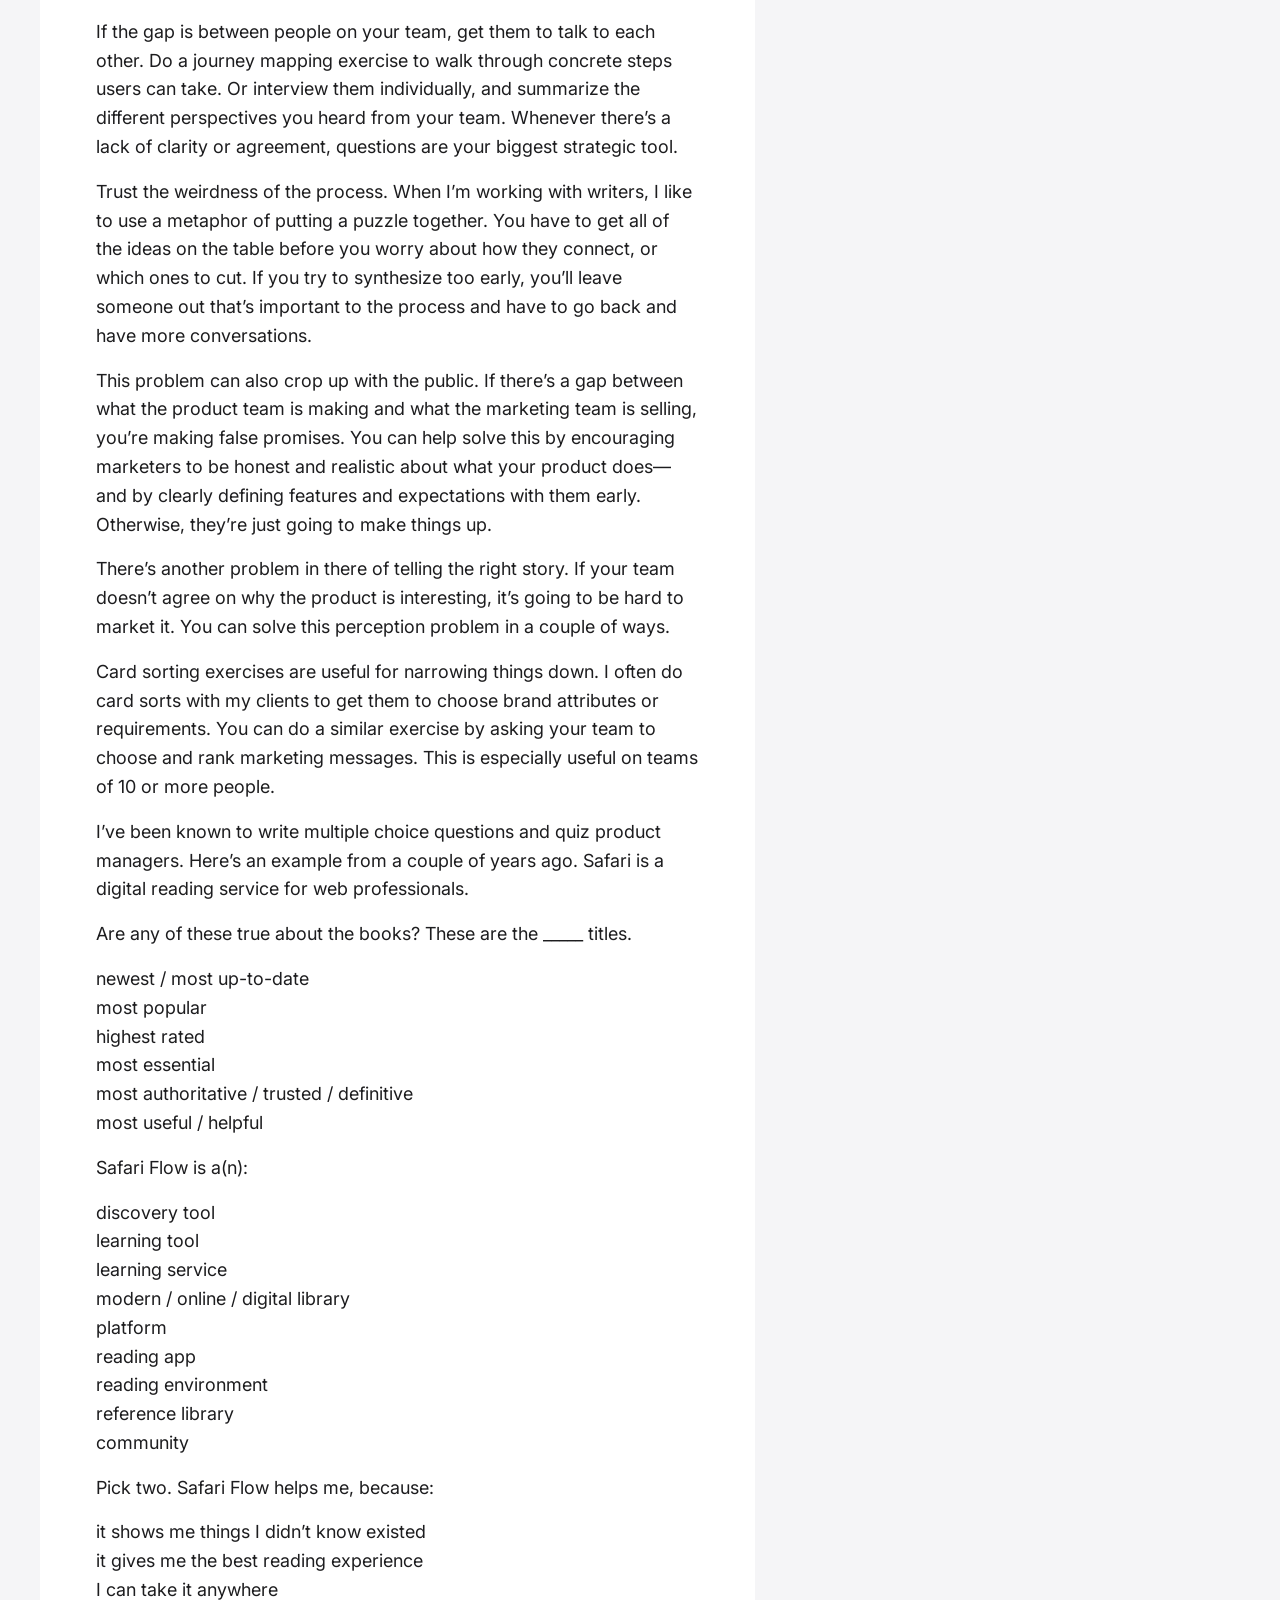
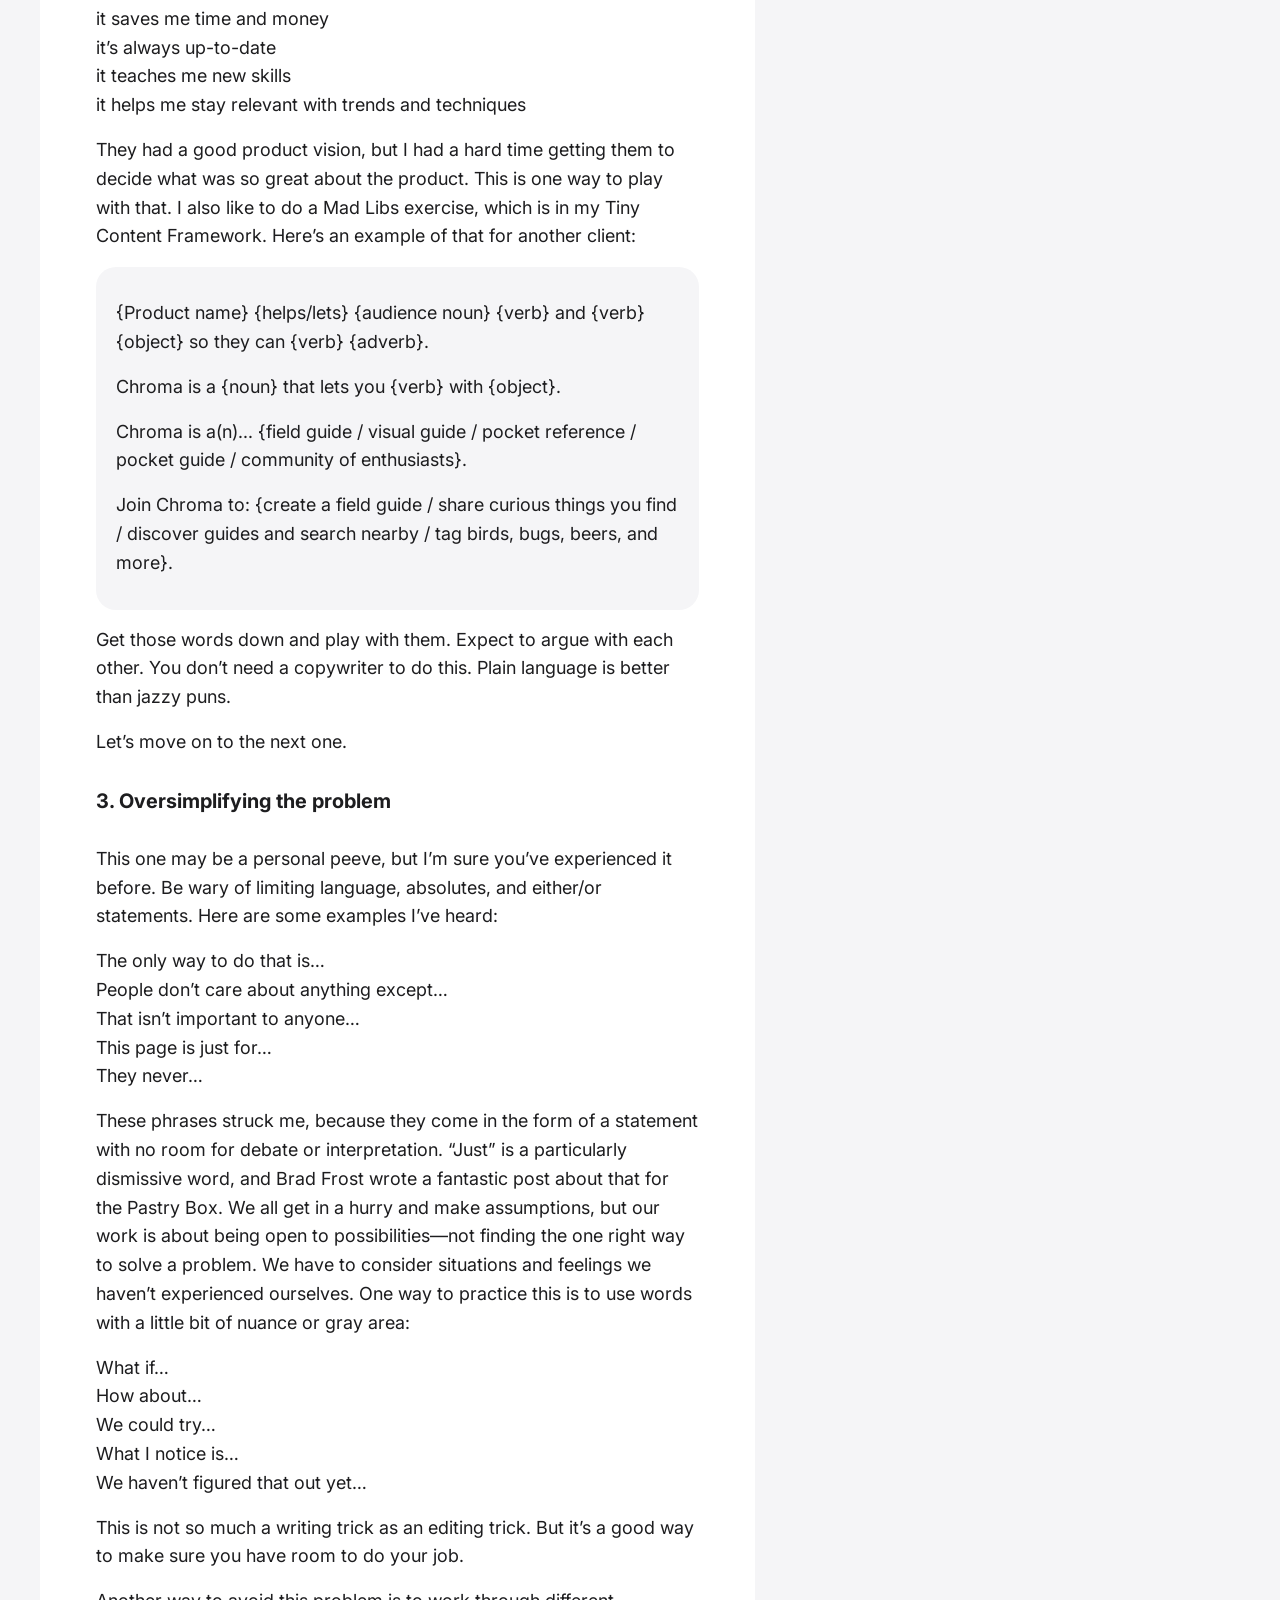
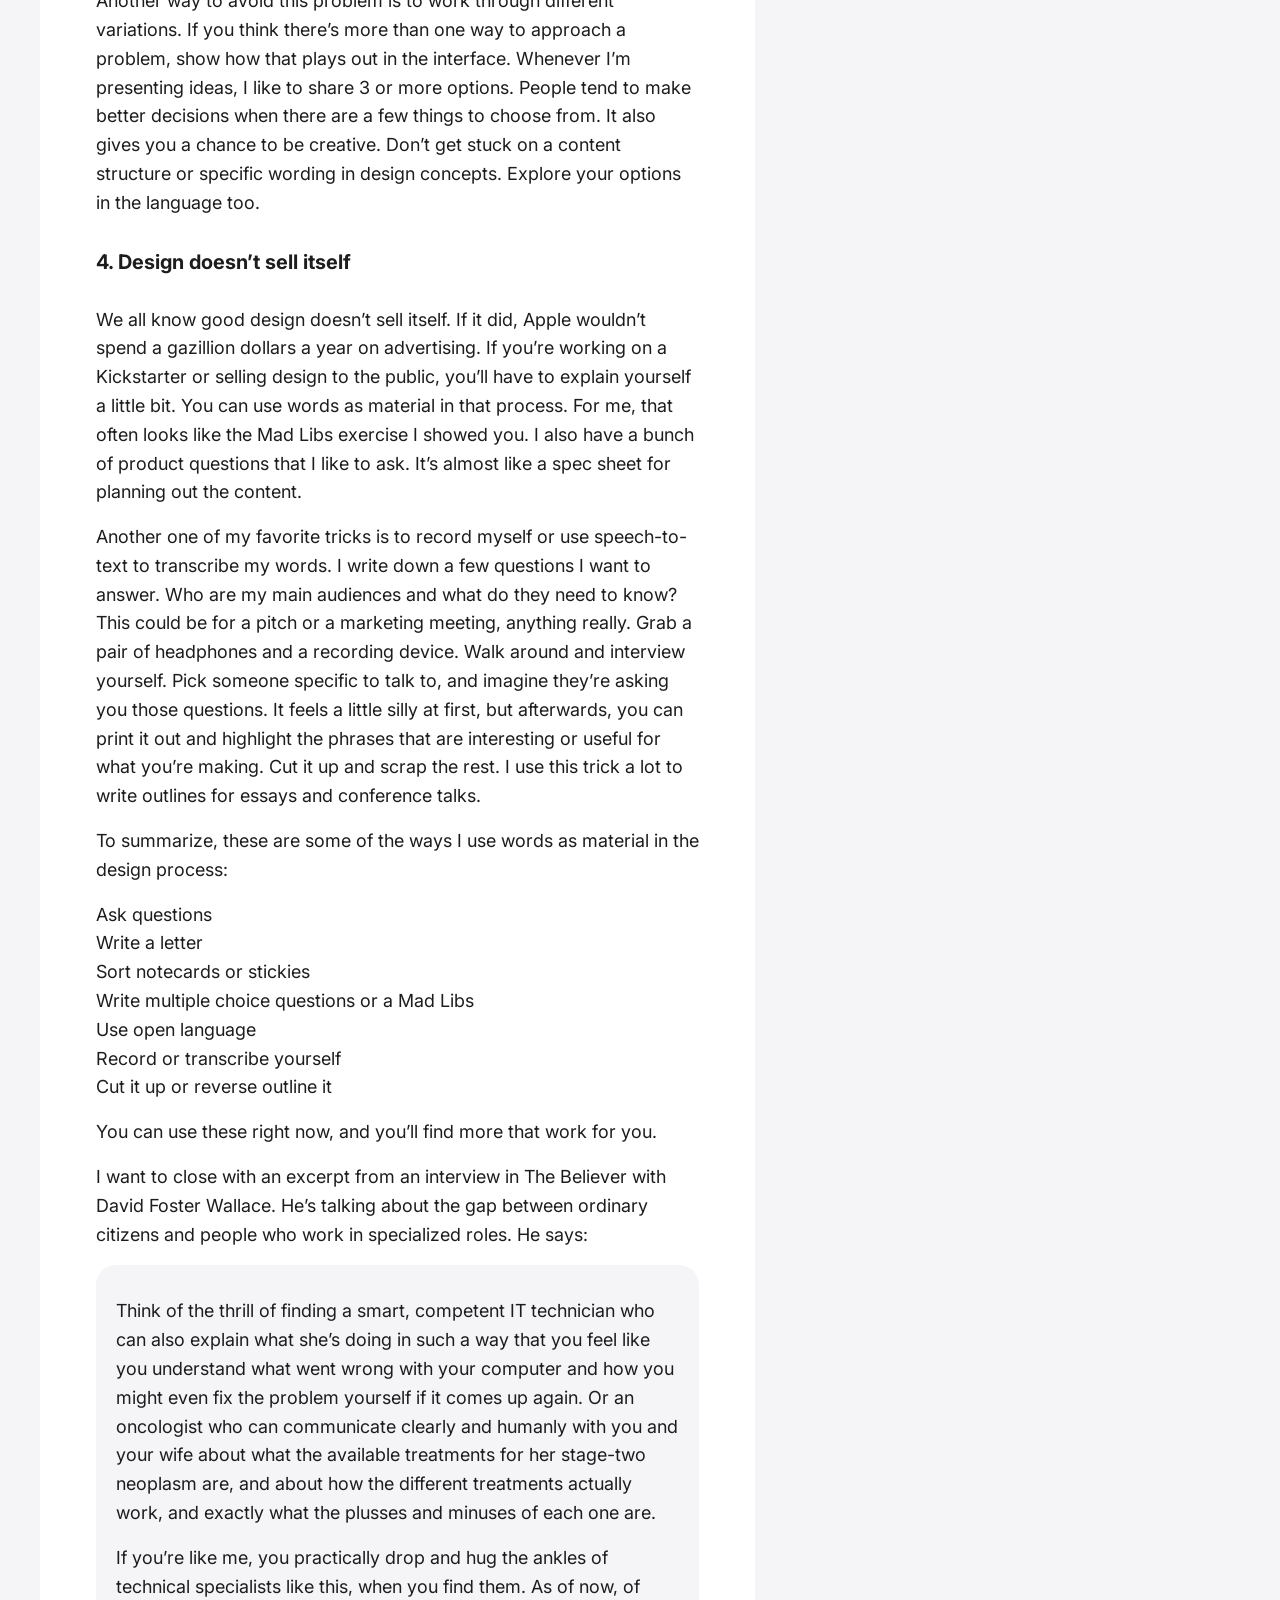
<file: direction-3/index.html>
<!doctype html>
<html lang="en">
	<head>
		<meta name="viewport" content="width=device-width, initial-scale=1">
		<title>Words as Material / Binding</title>

		<style>
			@import '../styles/reset.css' layer(reset);
			@import '../styles/common.css' layer(common);
			@import 'style.css' layer(page);
		</style>
		<link rel="preconnect" href="https://fonts.googleapis.com">
		<link rel="preconnect" href="https://fonts.gstatic.com" crossorigin>
		<link href="https://fonts.googleapis.com/css2?family=Inter:ital,opsz,wght@0,14..32,100..900;1,14..32,100..900&display=swap" rel="stylesheet">

	</head>

	<body>
		<header>
			<p class="site-title">Binding</p>
			<nav>
				<a href="../">Contents</a>
				<a href="../direction-1/">01 What Screens Want</a>
				<a href="../direction-2/">02 Interface Writing</a>
				<a href="../direction-3/">03 Words as Material</a>
			</nav>
		</header>

<main>
<article>
	
	<p class="era">03 / Now</p>

			<h1>Words as Material</h1>

			<p><time>March 12, 2015</time></p>

			<p>By Nicole Fenton</p>


		<p>I gave this talk at RISD in Providence and UXLx in Lisbon. Thanks to Tim Maly and Bruno Figueiredo for inviting me to speak, and to Allen Tan, Tina Lee, and Max Fenton for their thoughtful feedback on drafts.</p>

		<p>I want to start with a quote from writer, activist, and teacher, Thich Nhat Hanh. In <cite>Being Peace</cite>, he writes:</p>

		<blockquote><p>If you are a poet, you will see clearly that there is a cloud floating in every sheet of paper. Without a cloud, there will be no rain; without rain, the trees cannot grow; and without trees, we cannot make paper. The cloud is essential for the paper to exist.</p></blockquote>

		<p>Thich Nhat Hanh calls this concept interbeing. He goes on to say that the sun is also in the sheet of paper; and the lumberjack who cut down the tree; and his parents; and the wheat that made his morning bread; and so on. All of these things make it possible for the paper to exist.</p>

		<p>I bring up this story, because it helped me understand systems at a deeper level. I’ve been thinking a lot about what it takes to make a design project successful and even possible in the first place. I have a few hunches and I believe words play an important part in the process. But before I get to that, let’s look at how the paper metaphor relates to us as designers.</p>

<section>
		<h2>How design works</h2>

		<p>Our work depends on many things: time, money, technology, materials, constraints, and most importantly, the lives, attention, and experiences of other people. We participate in and often orchestrate a process that’s bigger than we are. Design requires collaborators, contributors, customers, toolmakers, factory workers, marketers, postal workers, call center agents, you name it. If we look closely, we can see that people are at the heart of everything we make.</p>

		<p>When I started writing this talk, I asked my designer friends on Twitter to answer this question: What’s the number one thing that sabotages projects for you? Here are a few of their answers:</p>

		<p>Ian Marquette (@ianmarquette):</p>

		<blockquote><p>a lack of clear understanding between myself and clients, which basically comes down to communication.</p></blockquote>

		<p>Mark Forscher (@garbnzgh):</p>

		<blockquote><p>difference in expectations / poor communication</p></blockquote>

		<p>Zak Greene (@zearl):</p>

		<blockquote><p>feedback from 18794387294 different people</p></blockquote>

		<p>Matt Felten (@mattfelten):</p>

		<blockquote><p>Miscommunication. Handoffs to silos. Whatever the opposite of collaboration is.</p></blockquote>

		<p>Jonathan Myers (@jnthnmyrs):</p>

		<blockquote><p>lack of extroverted thinking. One step at a time.</p></blockquote>

		<p>Davin Risk (@davin):</p>

		<blockquote><p>Same as life really… lack of clarity around intent.</p></blockquote>

		<p>These problems boil down to one thing: communication. Sharing ideas with other people. Working through decisions together to make something new. We’re here to make meaningful changes in the world, but we can’t do that if we don’t understand each other. We can’t ignore people or work around them.</p>

		<p>If we want design to communicate, we need to communicate in the design process.</p>

</section>

<section>
		<h2>How communication works</h2>

		<p>So I’ve been thinking about what communication looks like in the design process. Here’s my take:</p>

			<ul>
				<li>Self</li>
				<li>Team</li>
				<li>Product</li>
				<li>Public</li>
			</ul>

		<p>Self: We start by thinking alone. We may be collaborating with friends or colleagues, but we still need space to make sense of what we’re making. We have to put it into terms we can relate to.</p>

		<p>Team: We also have to talk through it with our team. That’s where extroverted thinking comes in. We may need to sketch, or brainstorm ideas, or summarize what we’ve heard from interviews or user research. We have to get on the same page or find a shared language. Once we have a sense of what we’re doing, we can express those goals as requirements, come up with an approach, and move forward. All of these messy conversations help us gather consensus and work through the details.</p>

		<p>Product: After choosing a design direction, we can prototype it, refine it, and try to make it speak for itself. The product needs to reflect the goals and intent we set out to achieve—and in some ways, it needs to stand on its own.</p>

		<p>Public: Once we’re clear on what we’re making, we build it. And if we’re lucky, we get to announce it and share it with the world.</p>

		<p>As we move through each of these steps, the idea starts to solidify and become visible to people around us. This is why I think of design as a process of articulation. We join together to express an idea in a coherent form. We bring ideas to life. We connect the dots or build bridges for our users. That often means being specific about what a product does, who it’s for, why it matters, and how it works. We have to trek through a pile of ambiguity to do this.</p>

</section>

<section>
		<h2>How writing fits in</h2>

		<p>This outward arc or continuum is the same one that I go through as a writer. I think and sketch and jot down notes; I question my assumptions; I struggle to understand. Later, when I have a sense of what I need to do, I share drafts and take in feedback; I try different variations and keep refining the work until it’s ready for the public.</p>

		<p>I work on digital products and physical goods, so I’m deeply involved in the design process. But I also want to call out early that my process is the design process. I don’t write fiction or short stories; I use language to solve problems—whether that’s behind the scenes or in the product itself. I use words as material.</p>

		<p>Earlier this year, Matt Jones gave a talk at Interaction15 about his experience running BERG and directing interaction design at Google’s Creative Lab. He said:</p>

		<blockquote><p>[Writers] are the fastest designers in the world. They’re amazing at boiling down incredibly abstract concepts into tiny packets of cognition, or language.</p></blockquote>

		<p>Going back to Thich Nhat Hanh, I believe that writing is part of every design. If you can clearly define what you’re making and articulate its value, the steps to bring it out into the world will go much faster. It’s easy to put pixels together when you’ve already made decisions. And since we work across systems and borders, there’s no better way to articulate design than with writing.</p>

</section>

<section>
		<h2>The gap between us</h2>

		<p>I want to focus on writing today, because I’ve noticed a huge gap between writers and designers in the professional world. And I think it contributes to the larger communication problems we face. We’re often on separate teams in separate buildings. We have the same goals and audiences, but we’re rarely seen as partners or equals.</p>

		<p>I first noticed this gap 10 years ago when I was working at Apple, and I’ve seen it again and again since. Designers are invited to product meetings; writers hear about them afterwards. Designers sit close to the CEO; writers are in the call center or brought in right before the launch. Designers make things; writers support them. You can probably trace this separation back to how we’re taught in grade school or high school. In the U.S. at least, we learn to write in English class, to draw in art class, and to understand shapes and numbers in math class. But I’ve realized this intentional separation weakens our work and limits the contributions we can make to the world.</p>

		<p>When I’m on a team, I always try to sit with the designers and engineers—whether in person or on IRC. But most product teams don’t even have a writer. And unfortunately, I don’t think I can solve this particular problem myself. So instead of trying to restructure every product team out there, I’ve been thinking about how you can use words as material in your own design practice.</p>

		<p>These are some of the questions that have come up for me along the way:</p>

			<ul>
				<li>What does writing contribute to the design process?</li>
				<li>How can designers use words to articulate what they’re making?</li>
				<li>How can we, as humans, benefit from clear language?</li>
				<li>How can writing make products easier to adopt and understand?</li>
				<li>How can I broaden the definition of “writing” for designers?</li>
			</ul>

		<p>I keep using that phrase “words as material,” so let’s talk about words for a bit.</p>

</section>

<section>
		<h2>What are words for</h2>

		<p>Words shape our ideas, how we see the world, and how we relate to one another. As design teacher and researcher Anne Galloway says:</p>

		<blockquote><p>Language doesn’t just make things—it assembles, cobbles together, entire worlds and all the relations within.</p></blockquote>

		<p>Language makes it possible for us to navigate places and relationships; to express needs and requirements; to name and categorize things; and to understand our place in the universe.</p>

		<p>Last year, I had the pleasure of editing Abby Covert’s marvelous book about information architecture, <cite>How to Make Sense of Any Mess</cite>. In it, she says:</p>

		<blockquote><p>Language is the material of intent… Language is how we tell other people what we want, what we expect of them, and what we hope to accomplish together. Without language, we can’t collaborate.</p></blockquote>

		<p>Without words, we wouldn’t be able to plan or effect change.</p>

		<p>As a technology, writing has many merits. It complements verbal and visual communication. It’s sturdy and can stay put. It’s cheap. It’s easy to change or reproduce. And it moves faster than ships or airplanes. Writing makes it possible to propel knowledge and intent forward through time.</p>

		<p>Historically, writing has served us as a force of stability. It gave us a way to record history, exchange information, and establish legal systems. We wrote to preserve knowledge, transmit ideas, and pass on traditions. And of course, we still do those things, even with hypertext. We still treat writing as a product of the editorial process.</p>

</section>

<section>
		<h2>Understand and clarify the problem</h2>

		<p>But I’ve also come to see writing as a material in itself. Something we can play with and manipulate. Something that can change over time as questions come up in the design process or an idea evolves. Writing can be a tool for talking to ourselves when we’re still figuring things out. A sort of mirror or feedback system. A way to understand and articulate design.</p>

		<p>When we put ideas down into words, we give them form and make them malleable. We bring them out into the light and make them visible to other people. And that’s super important, because we can’t read each other’s minds. We need to be able to examine what we think we know, question it as a group, and refine it. That’s the only way we can get closer to the truth together.</p>

		<p>Writers sometimes talk about this idea of casting a sentence. You throw a line out there and see if it catches. And if it doesn’t ring true, you reel it back in and keep trying. You may use the same words in a different order, swap them out for synonyms, or start over completely. It’s kind of like sketching with words.</p>

		<p>When I sit down to write, I don’t usually know what I’m going to say. It’s only through the act of writing that it becomes clear that I need to say anything at all.</p>

		<p>If you want to use words as material, I highly encourage you to see them as small blocks and modules you can play with. Write down the words your clients or colleagues use on index cards or sticky notes. Move them around. See how they stack and relate to each other. If clear writing is clear thinking, we have to be willing to get messy first. Anne Lamott talks about this in her classic book, <cite>Bird by Bird</cite>. She says:</p>

		<blockquote>
			<p>What people somehow (inadvertently, I’m sure) forgot to mention when we were children was that we need to make messes in order to find out who we are and why we are here—and, by extension, what we’re supposed to be writing.</p>
		</blockquote>

		<p>I like this idea of writing as a way of figuring things out and exploring possibilities—and that willingness to experiment fits right in with design.</p>

</section>

<section>
		<h2>More people, more problems</h2>

		<p>Let’s go back to those communication problems we talked about. I’ll focus on these four in particular:</p>

			<ul>
				<li>No product vision</li>
				<li>Different goals and expectations</li>
				<li>Oversimplifying the problem or solution</li>
				<li>Design doesn’t sell itself</li>
			</ul>

		<p>I want to share how I use words as material to move the design process forward. I hope these techniques make your life a little easier, whether you’re helping a client make decisions or making them yourself. (As an aside, whenever I use the word “client,” that could be a product lead or someone you work with. Whoever’s in charge of the product vision.)</p>

<section>
		<h3>1. No product vision</h3>

		<p>Conflicting ideas are one thing—but it’s even harder to talk about an idea when there is no idea. I’m selfishly starting with this one, because I’ve seen it a lot in the past few years.</p>

		<p>The client may be making a product or a website, but they don’t have a picture in mind of what it should be. Maybe they haven’t taken the time to daydream about it. They may be in reaction mode, or they may need help asking deeper questions about their values or intent, like where their business is going, or why they’re in business in the first place. I generally see this as a lack of leadership, but it can also be a lack of connection and team identity. Some people who work together don’t really have a bond or a shared purpose, and that can slow down the design process.</p>

		<p>There are a few ways you can work through this. I start every project with a set of questions. I like food metaphors, so I call them Starter Questions, like an appetizer. These questions help me understand the client’s needs and vocabulary. I write down words they say and I reflect them back when it’s appropriate. I also dig deeper when people use empty words like “simple” or “user-friendly.” Those words don’t help you as a designer. When one person says “innovative,” they may be talking about how it looks or behaves. And when another person says it, they may be talking about the business model or the process that a user goes through.</p>

		<p>Words are squishy and subjective. But if you take the time to build a shared language, that will help you when you’re presenting design directions. You can find some of the questions I ask in my <cite>Tiny Content Framework</cite> on GitHub.</p>

		<p>Another thing you can do to help your client think through outcomes is to show them examples from competitors and teams outside their industry. Get them to talk about what they like and don’t like. Their taste is less important than their word choice. How do they react to things? Also pay attention to words they don’t say. Sometimes codifying your vocabulary is enough to steer you in the right direction.</p>

		<p>There’s a common technique of writing a press release in the early stages of product design. The exercise is supposed to help you narrow down features and requirements and get you thinking about the product narrative. Etsy’s design director, Randy J. Hunt, calls this the “who, what, when, where, why, and how of your product.”</p>

		<p>I do something similar, but I start even earlier and I make it more personal. I don’t talk to the press, so I find that exercise tricky in practice. Instead, I like to write letters to people that I know.</p>

		<p>As a recent example, I’m working on an idea for a second book—an essay collection I want to edit and design. I started writing down the vision for the book by telling my friend Rachel about it in a letter.</p>

		<!-- her sample letters, quoted as blockquotes -->
		<blockquote>
			<p>Hi Rachel,</p>
			<p>Thanks so much for offering to give me feedback on my project! So, here goes. I’m working on a collection of stories from writers who’ve been through. . .</p>
		</blockquote>

		<p>I told her what I was hoping to accomplish with the project, included examples of essays that might be in the book, and talked about the audience I want to reach. I didn’t actually send it to her (sorry, Rachel!), but the exercise helped me get started on my proposal. I went on to use the basis of that letter to invite early contributors to the project and reach out to agents. And I’ll use a very similar outline when I do a formal call for contributors.</p>

		<blockquote>
			<p>Hi Jane,</p>
			<p>I’m working on a collection of stories from writers who’ve been through XXXXXX. I came across your piece in <cite>The Rumpus</cite> and wondered if you’d be interested in contributing to the project. . .</p>
		</blockquote>

		<p>As you start to externalize your idea, it’s not enough to imagine a good outcome or define why it matters. You also have to articulate your goals so people can rally around them. That brings me to another communication problem: conflicting goals and expectations.</p>

</section>

<section>
		<h3>2. Different goals and expectations</h3>

		<p>Jean-Paul Sartre is known for saying, “L’enfer, c’est les autres.” But my friend Frank Chimero says, “Hell is other people’s undocumented assumptions.”</p>

		<p>Gaps in expectations are especially tricky when your client has a different take on things. It only gets worse as you move out from there. Maybe the client is rushing you, or they haven’t given you enough information. Maybe some of your team members don’t like each other, or aren’t used to collaborating. This kind of unresolved internal confusion is a problem. It’s not necessarily your fault, but it can make things difficult.</p>

		<p>If the gap is between people on your team, get them to talk to each other. Do a journey mapping exercise to walk through concrete steps users can take. Or interview them individually, and summarize the different perspectives you heard from your team. Whenever there’s a lack of clarity or agreement, questions are your biggest strategic tool.</p>

		<p>Trust the weirdness of the process. When I’m working with writers, I like to use a metaphor of putting a puzzle together. You have to get all of the ideas on the table before you worry about how they connect, or which ones to cut. If you try to synthesize too early, you’ll leave someone out that’s important to the process and have to go back and have more conversations.</p>

		<p>This problem can also crop up with the public. If there’s a gap between what the product team is making and what the marketing team is selling, you’re making false promises. You can help solve this by encouraging marketers to be honest and realistic about what your product does—and by clearly defining features and expectations with them early. Otherwise, they’re just going to make things up.</p>

		<p>There’s another problem in there of telling the right story. If your team doesn’t agree on why the product is interesting, it’s going to be hard to market it. You can solve this perception problem in a couple of ways.</p>

		<p>Card sorting exercises are useful for narrowing things down. I often do card sorts with my clients to get them to choose brand attributes or requirements. You can do a similar exercise by asking your team to choose and rank marketing messages. This is especially useful on teams of 10 or more people.</p>

		<p>I’ve been known to write multiple choice questions and quiz product managers. Here’s an example from a couple of years ago. Safari is a digital reading service for web professionals.</p>

<section>
		<p>Are any of these true about the books? These are the _____ titles.</p>

			<ul>
				<li>newest / most up-to-date</li>
				<li>most popular</li>
				<li>highest rated</li>
				<li>most essential</li>
				<li>most authoritative / trusted / definitive</li>
				<li>most useful / helpful</li>
			</ul>

		<p>Safari Flow is a(n):</p>

			<ul>
				<li>discovery tool</li>
				<li>learning tool</li>
				<li>learning service</li>
				<li>modern / online / digital library</li>
				<li>platform</li>
				<li>reading app</li>
				<li>reading environment</li>
				<li>reference library</li>
				<li>community</li>
			</ul>

		<p>Pick two. Safari Flow helps me, because:</p>

			<ul>
				<li>it shows me things I didn’t know existed</li>
				<li>it gives me the best reading experience</li>
				<li>I can take it anywhere</li>
				<li>it saves me time and money</li>
				<li>it’s always up-to-date</li>
				<li>it teaches me new skills</li>
				<li>it helps me stay relevant with trends and techniques</li>
			</ul>

</section>

		<p>They had a good product vision, but I had a hard time getting them to decide what was so great about the product. This is one way to play with that. I also like to do a Mad Libs exercise, which is in my Tiny Content Framework. Here’s an example of that for another client:</p>

		<!-- the Mad Libs examples, quoted as a blockquote -->
		<blockquote>
			<p>{Product name} {helps/lets} {audience noun} {verb} and {verb} {object} so they can {verb} {adverb}.</p>
			<p>Chroma is a {noun} that lets you {verb} with {object}.</p>
			<p>Chroma is a(n)... {field guide / visual guide / pocket reference / pocket guide / community of enthusiasts}.</p>
			<p>Join Chroma to: {create a field guide / share curious things you find / discover guides and search nearby / tag birds, bugs, beers, and more}.</p>
		</blockquote>

		<p>Get those words down and play with them. Expect to argue with each other. You don’t need a copywriter to do this. Plain language is better than jazzy puns.</p>

		<p>Let’s move on to the next one.</p>

</section>

<section>
		<h3>3. Oversimplifying the problem</h3>

		<p>This one may be a personal peeve, but I’m sure you’ve experienced it before. Be wary of limiting language, absolutes, and either/or statements. Here are some examples I’ve heard:</p>

			<ul>
				<li>The only way to do that is…</li>
				<li>People don’t care about anything except…</li>
				<li>That isn’t important to anyone…</li>
				<li>This page is just for…</li>
				<li>They never…</li>
			</ul>

		<p>These phrases struck me, because they come in the form of a statement with no room for debate or interpretation. “Just” is a particularly dismissive word, and Brad Frost wrote a fantastic post about that for the Pastry Box. We all get in a hurry and make assumptions, but our work is about being open to possibilities—not finding the one right way to solve a problem. We have to consider situations and feelings we haven’t experienced ourselves. One way to practice this is to use words with a little bit of nuance or gray area:</p>

			<ul>
				<li>What if…</li>
				<li>How about…</li>
				<li>We could try…</li>
				<li>What I notice is…</li>
				<li>We haven’t figured that out yet…</li>
			</ul>

		<p>This is not so much a writing trick as an editing trick. But it’s a good way to make sure you have room to do your job.</p>

		<p>Another way to avoid this problem is to work through different variations. If you think there’s more than one way to approach a problem, show how that plays out in the interface. Whenever I’m presenting ideas, I like to share 3 or more options. People tend to make better decisions when there are a few things to choose from. It also gives you a chance to be creative. Don’t get stuck on a content structure or specific wording in design concepts. Explore your options in the language too.</p>

</section>

<section>
		<h3>4. Design doesn’t sell itself</h3>

		<p>We all know good design doesn’t sell itself. If it did, Apple wouldn’t spend a gazillion dollars a year on advertising. If you’re working on a Kickstarter or selling design to the public, you’ll have to explain yourself a little bit. You can use words as material in that process. For me, that often looks like the Mad Libs exercise I showed you. I also have a bunch of product questions that I like to ask. It’s almost like a spec sheet for planning out the content.</p>

		<p>Another one of my favorite tricks is to record myself or use speech-to-text to transcribe my words. I write down a few questions I want to answer. Who are my main audiences and what do they need to know? This could be for a pitch or a marketing meeting, anything really. Grab a pair of headphones and a recording device. Walk around and interview yourself. Pick someone specific to talk to, and imagine they’re asking you those questions. It feels a little silly at first, but afterwards, you can print it out and highlight the phrases that are interesting or useful for what you’re making. Cut it up and scrap the rest. I use this trick a lot to write outlines for essays and conference talks.</p>


<section>
		<p>To summarize, these are some of the ways I use words as material in the design process:</p>

			<ul>
				<li>Ask questions</li>
				<li>Write a letter</li>
				<li>Sort notecards or stickies</li>
				<li>Write multiple choice questions or a Mad Libs</li>
				<li>Use open language</li>
				<li>Record or transcribe yourself</li>
				<li>Cut it up or reverse outline it</li>
			</ul>

</section>

		<p>You can use these right now, and you’ll find more that work for you.</p>

		<p>I want to close with an excerpt from an interview in <cite>The Believer</cite> with David Foster Wallace. He’s talking about the gap between ordinary citizens and people who work in specialized roles. He says:</p>

			<blockquote><p>Think of the thrill of finding a smart, competent IT technician who can also explain what she’s doing in such a way that you feel like you understand what went wrong with your computer and how you might even fix the problem yourself if it comes up again. Or an oncologist who can communicate clearly and humanly with you and your wife about what the available treatments for her stage-two neoplasm are, and about how the different treatments actually work, and exactly what the plusses and minuses of each one are.</p>

			<p>If you’re like me, you practically drop and hug the ankles of technical specialists like this, when you find them. As of now, of course, they’re rare. What they have is a particular kind of genius that’s not really part of their specific area of expertise as such areas are usually defined and taught. There’s not really even a good univocal word for this kind of genius—which might be significant. Maybe there should be a word; maybe being able to communicate with people outside one’s area of expertise should be taught, and talked about, and considered as a requirement for genuine expertise.</p></blockquote>

		<p>I think we have a profound responsibility to do that kind of communication and translation in our work. As designers, we’re often the people defining the problem and coming up with solutions.</p>

		<p>Using words as material along the way will always make our work better. Clarity moves us forward, where ambiguity can pull us back. If we place our words carefully, we can build a path for ourselves right out of the mud.</p>

		<p>Thank you.</p>

</section>

</section>

</article>
</main>

	<footer>

		<a id="back-to-top" href="#">Top</a>

		<a id="original-article" href="https://www.nicolefenton.com/words-as-material/">Original Article</a>
	</footer>

</body>
</html>
</file>
